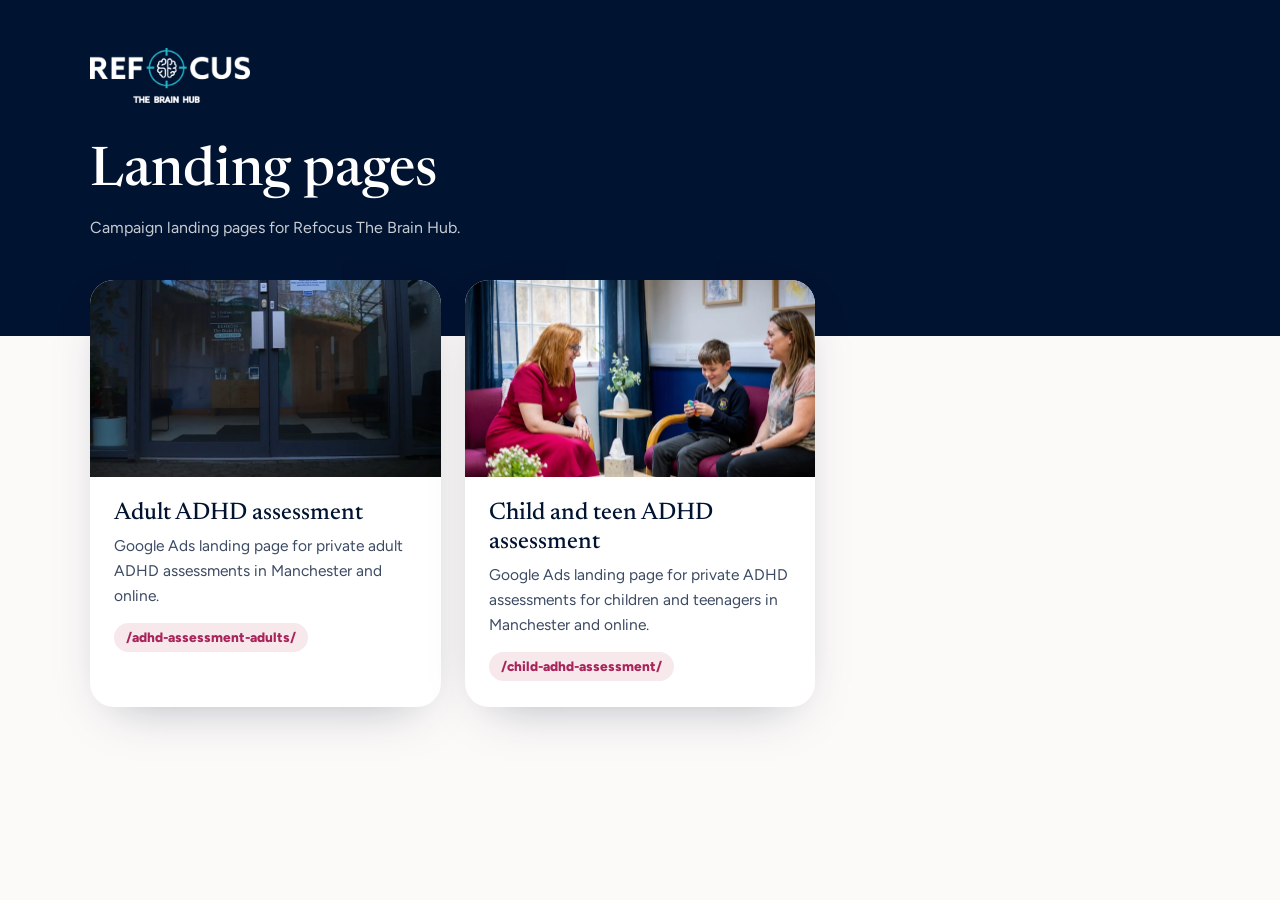
<file: index.html>
<!doctype html>
<html lang="en-GB">
<head>
<script async src="https://www.googletagmanager.com/gtm.js?id=GTM-PMHDMPR2"></script>
<script>
  window.dataLayer = window.dataLayer || [];
  function gtag(){dataLayer.push(arguments);}
  gtag('js', new Date());
</script>
<!-- GTM injects the main site's Silktide cookie banner; it is switched off on these pages -->
<style>#silktide-wrapper, #silktide-cookie-icon { display: none !important; }</style>
  <meta charset="utf-8">
  <meta name="viewport" content="width=device-width, initial-scale=1">
  <meta name="robots" content="noindex, nofollow">
  <title>Landing Pages | Refocus The Brain Hub</title>
  <link rel="icon" href="adhd-assessment-adults/favicon.png" type="image/png">
  <link rel="preconnect" href="https://fonts.googleapis.com">
  <link rel="preconnect" href="https://fonts.gstatic.com" crossorigin>
  <link href="https://fonts.googleapis.com/css2?family=Figtree:wght@400;600;800&family=Newsreader:opsz,wght@6..72,500&display=swap" rel="stylesheet">
  <style>
    :root { --navy: #001331; --raspberry: #a8245a; --blush: #f7e8ec; --porcelain: #fcfaf9; --ink-soft: #3c4a63; }
    * { box-sizing: border-box; }
    body { margin: 0; font-family: "Figtree", system-ui, sans-serif; color: var(--navy); background: var(--porcelain); line-height: 1.6; }
    header { background: var(--navy); color: #fff; padding: 48px 0 96px; }
    .wrap { width: min(100% - 32px, 1100px); margin-inline: auto; }
    header img { width: 160px; height: auto; display: block; margin-bottom: 40px; }
    h1 { font-family: "Newsreader", Georgia, serif; font-weight: 500; font-size: clamp(2.2rem, 5vw, 3.4rem); line-height: 1.1; margin: 0 0 12px; }
    header p { margin: 0; color: rgba(255, 255, 255, 0.78); max-width: 60ch; }
    main { margin-top: -56px; padding-bottom: 80px; }
    .pages { list-style: none; padding: 0; margin: 0; display: grid; grid-template-columns: repeat(auto-fill, minmax(300px, 1fr)); gap: 24px; }
    .page { background: #fff; border-radius: 24px; overflow: hidden; box-shadow: 0 18px 50px -24px rgba(0, 19, 49, 0.35); transition: transform 0.25s ease, box-shadow 0.25s ease; }
    .page:hover { transform: translateY(-4px); box-shadow: 0 30px 70px -30px rgba(0, 19, 49, 0.5); }
    .page a { display: block; color: inherit; text-decoration: none; }
    .page a:focus-visible { outline: 3px solid #22b5c9; outline-offset: -3px; border-radius: 24px; }
    .page img { width: 100%; height: auto; aspect-ratio: 16 / 9; object-fit: cover; object-position: 70% center; display: block; }
    .page .body { padding: 22px 24px 26px; }
    .page h2 { font-family: "Newsreader", Georgia, serif; font-weight: 500; font-size: 1.5rem; line-height: 1.2; margin: 0 0 6px; }
    .page p { margin: 0 0 14px; color: var(--ink-soft); font-size: 0.97rem; }
    .page .slug { display: inline-block; background: var(--blush); color: var(--raspberry); font-weight: 800; font-size: 0.85rem; padding: 4px 12px; border-radius: 999px; }
  </style>
</head>
<body>
  <header>
    <div class="wrap">
      <img src="adhd-assessment-adults/img/logo-white.webp" alt="Refocus The Brain Hub" width="400" height="137">
      <h1>Landing pages</h1>
      <p>Campaign landing pages for Refocus The Brain Hub.</p>
    </div>
  </header>
  <main class="wrap">
    <!-- Add each new landing page as another <li class="page"> below. -->
    <ul class="pages">
      <li class="page">
        <a href="/adhd-assessment-adults/">
          <img src="adhd-assessment-adults/video/hero-poster.webp" alt="" width="1920" height="1080">
          <div class="body">
            <h2>Adult ADHD assessment</h2>
            <p>Google Ads landing page for private adult ADHD assessments in Manchester and online.</p>
            <span class="slug">/adhd-assessment-adults/</span>
          </div>
        </a>
      </li>
      <li class="page">
        <a href="/child-adhd-assessment/">
          <img src="child-adhd-assessment/img/child-consult.webp" alt="" width="1400" height="939">
          <div class="body">
            <h2>Child and teen ADHD assessment</h2>
            <p>Google Ads landing page for private ADHD assessments for children and teenagers in Manchester and online.</p>
            <span class="slug">/child-adhd-assessment/</span>
          </div>
        </a>
      </li>
    </ul>
  </main>
</body>
</html>
</file>
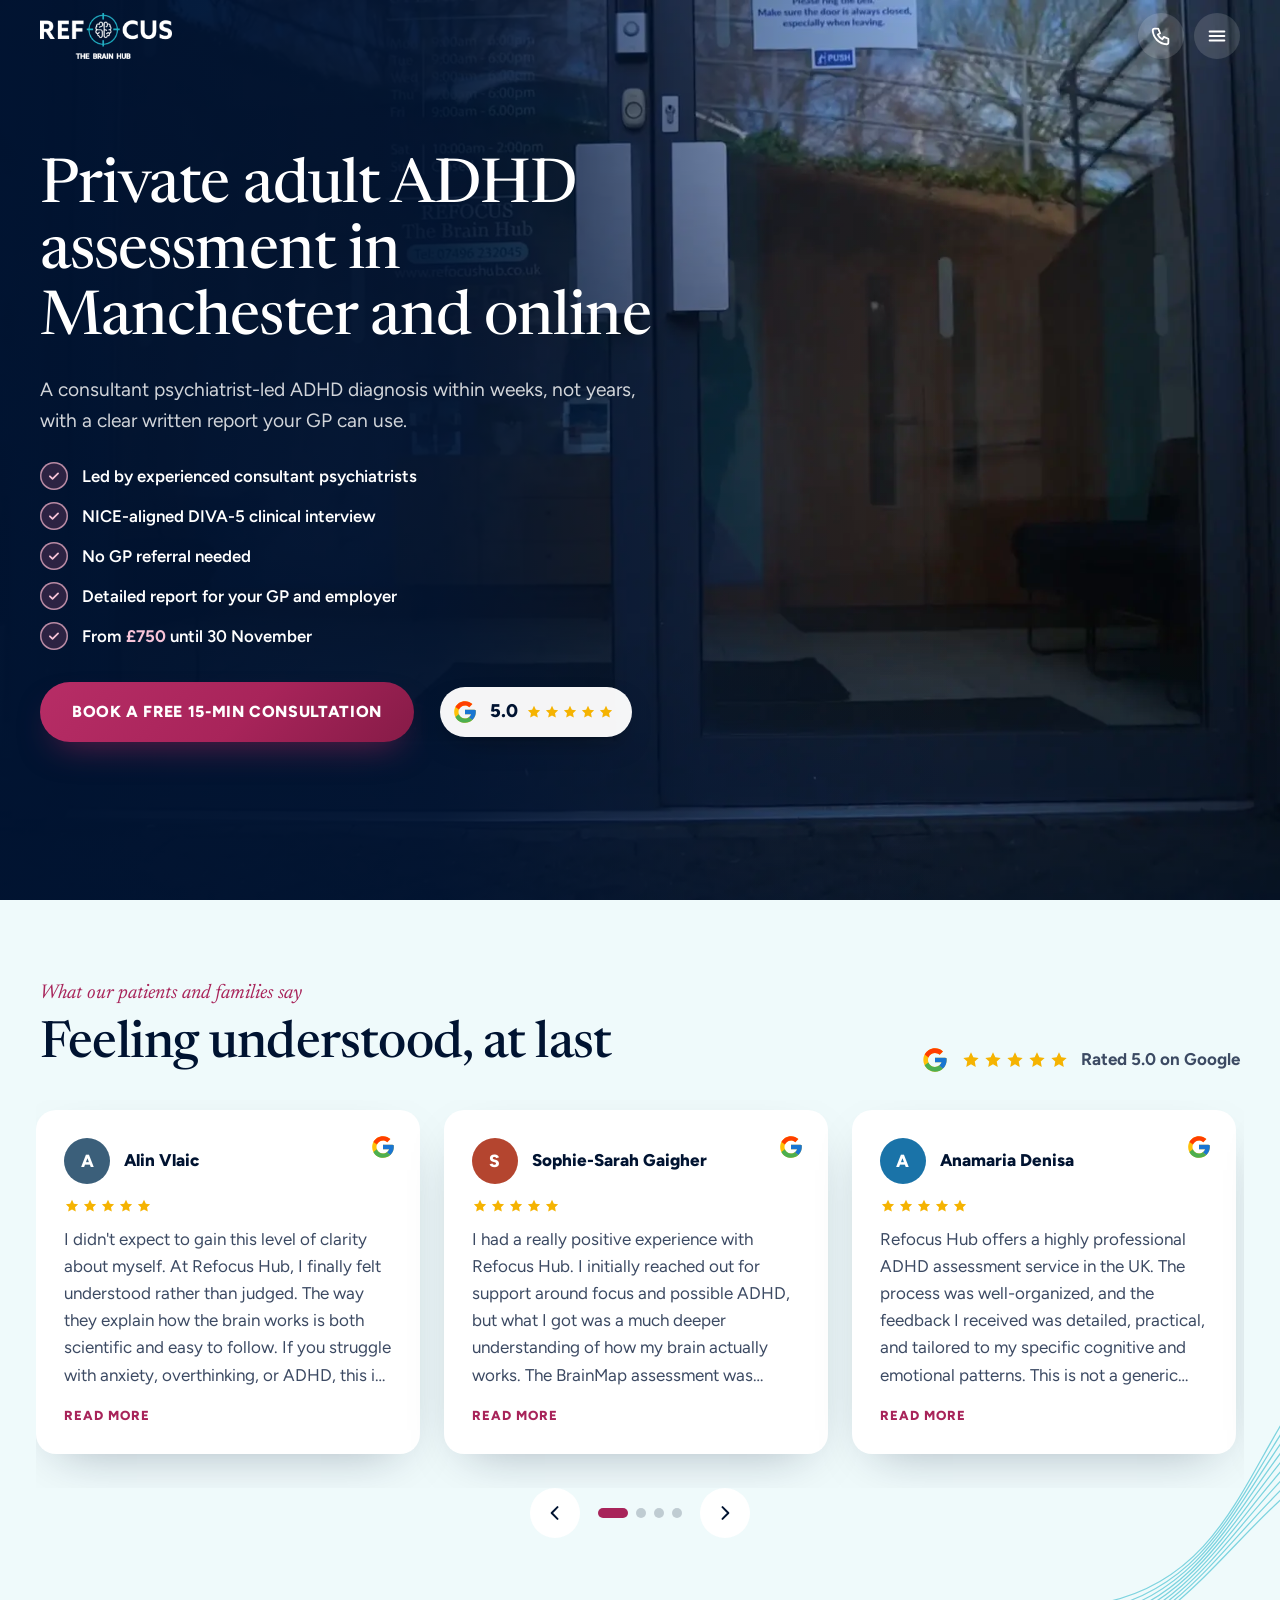
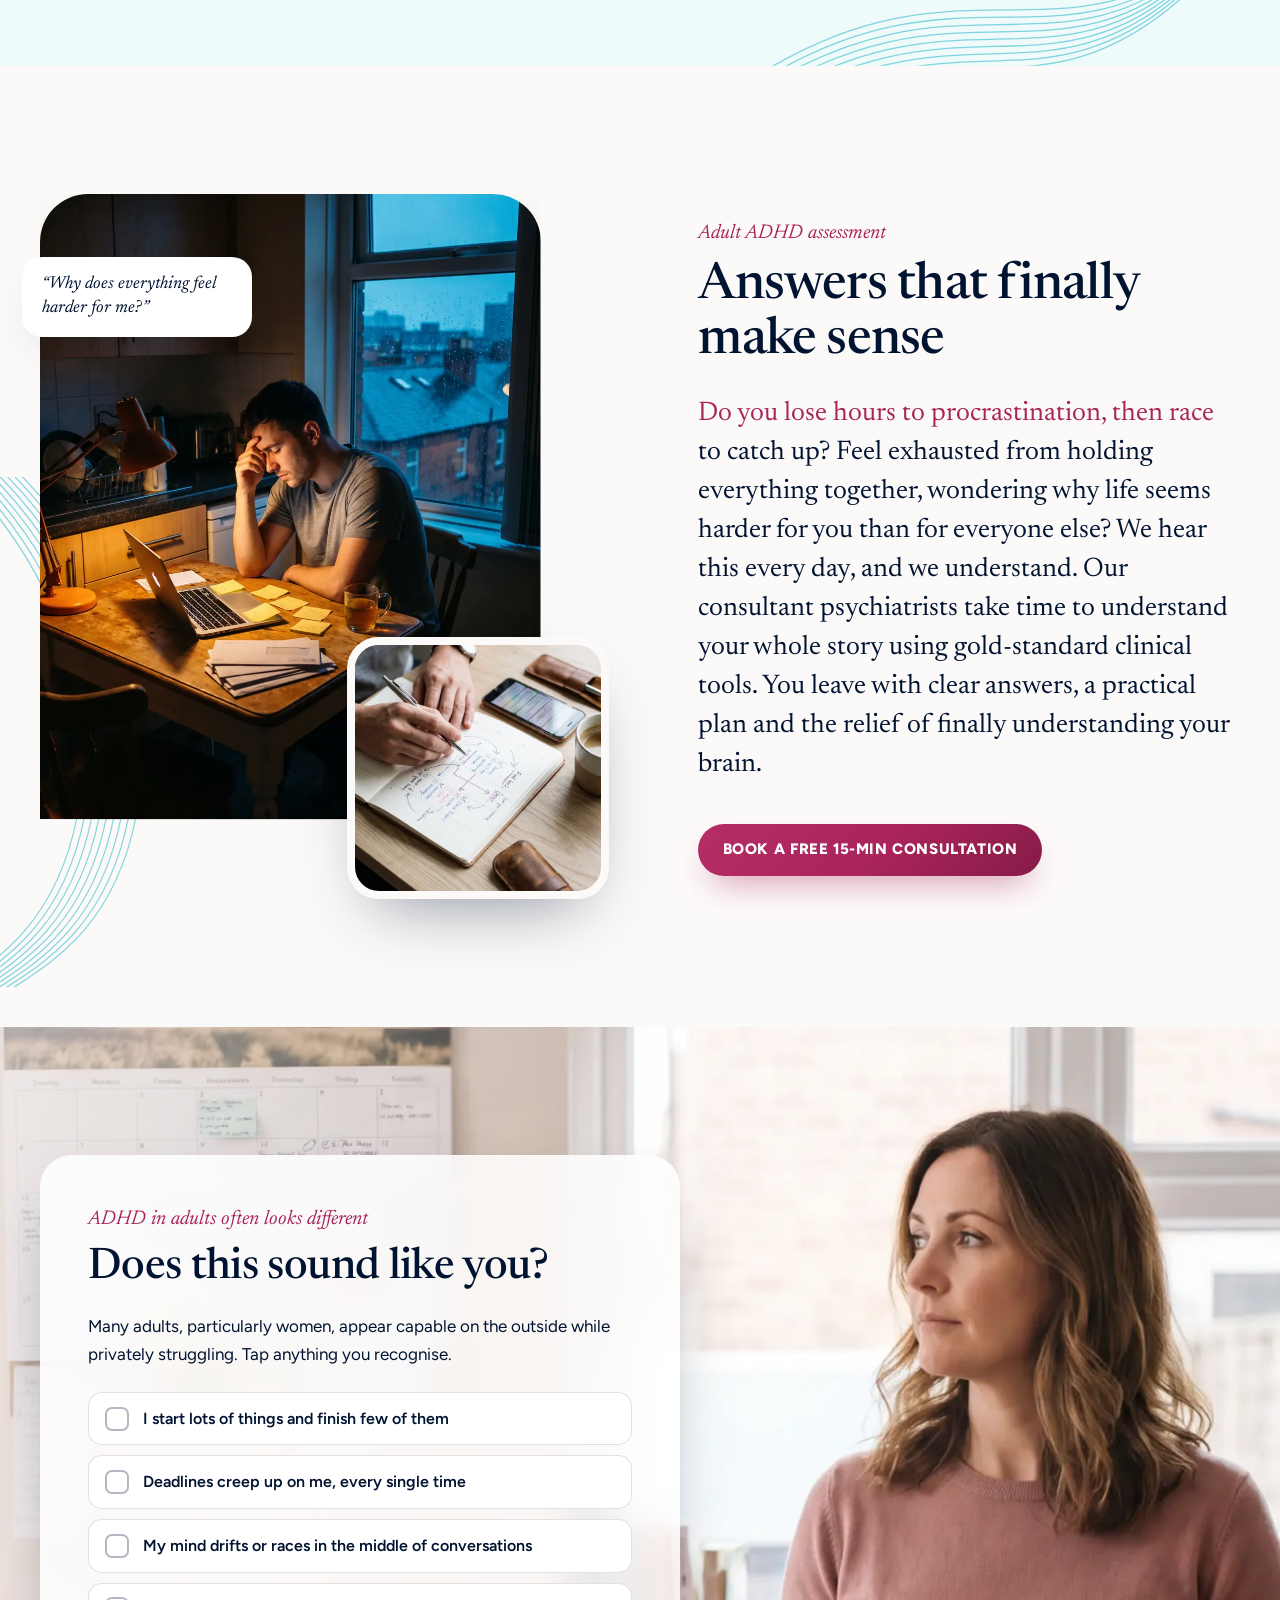
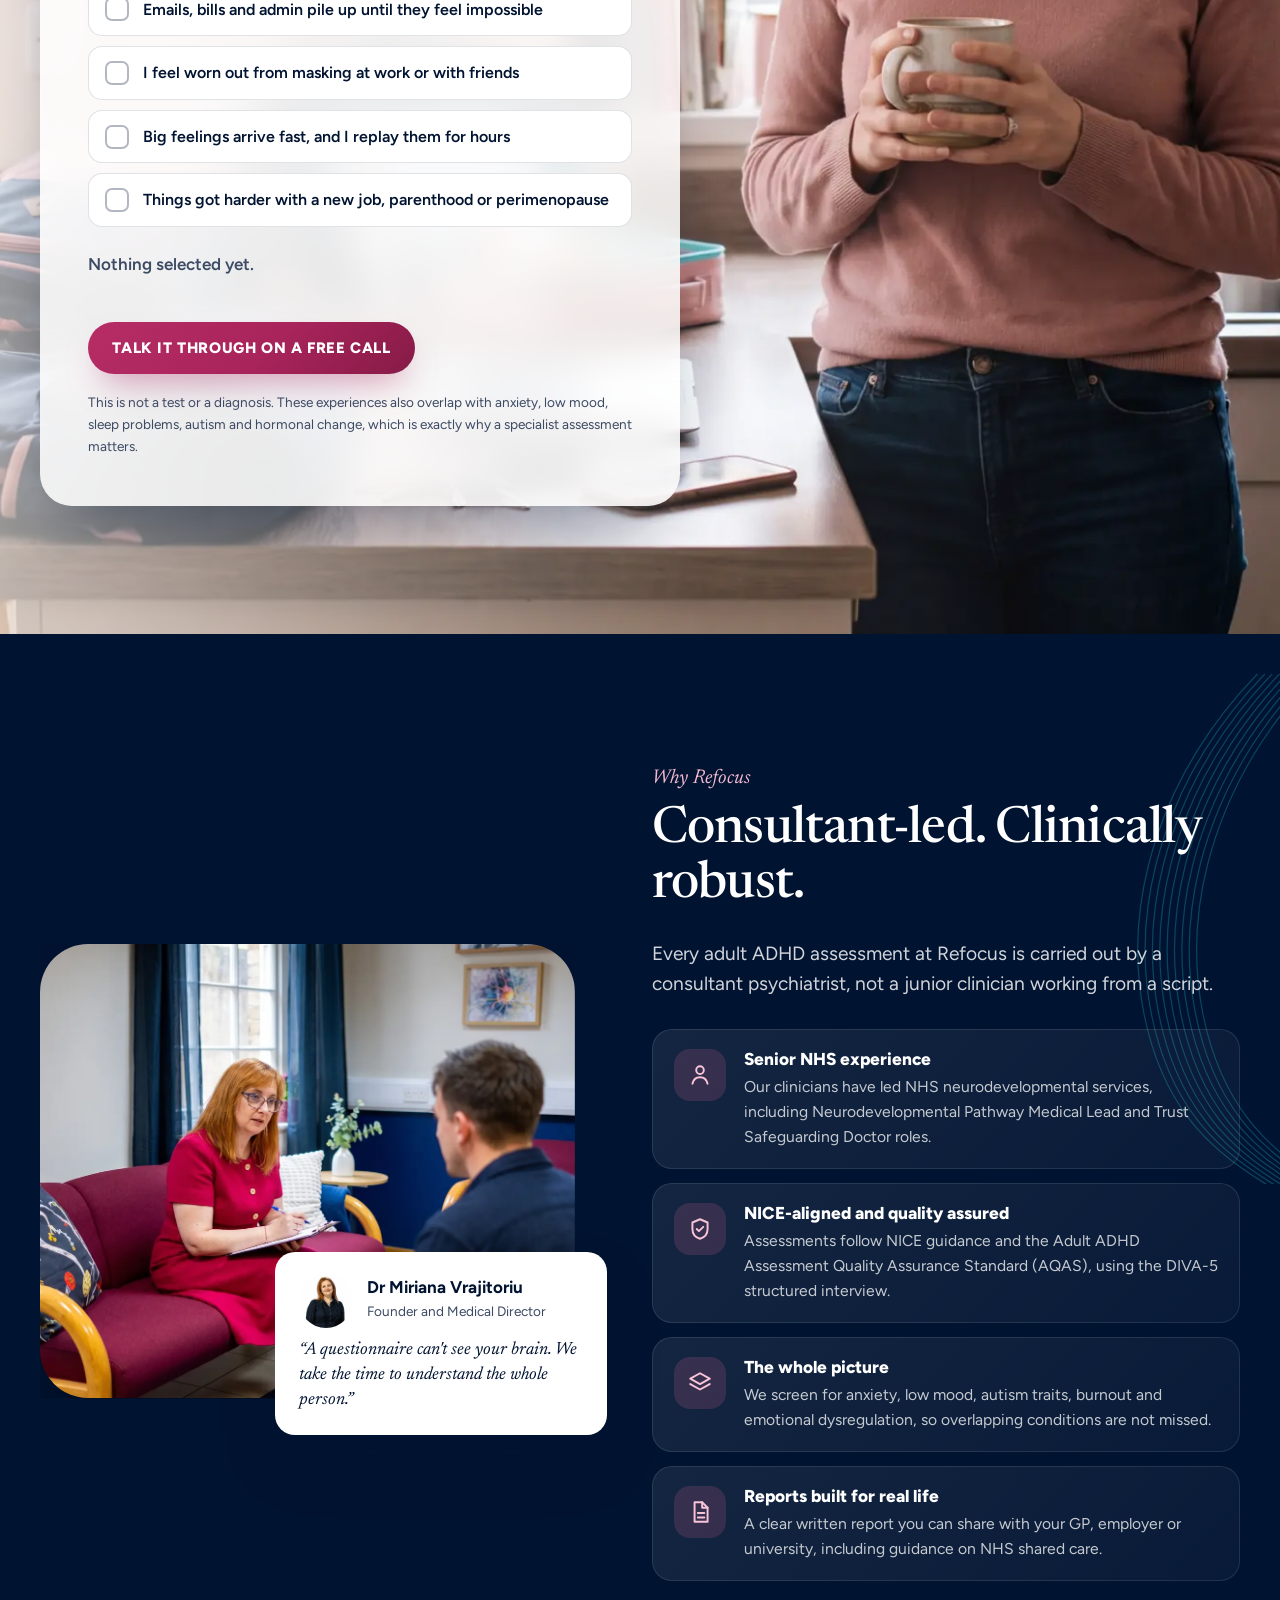
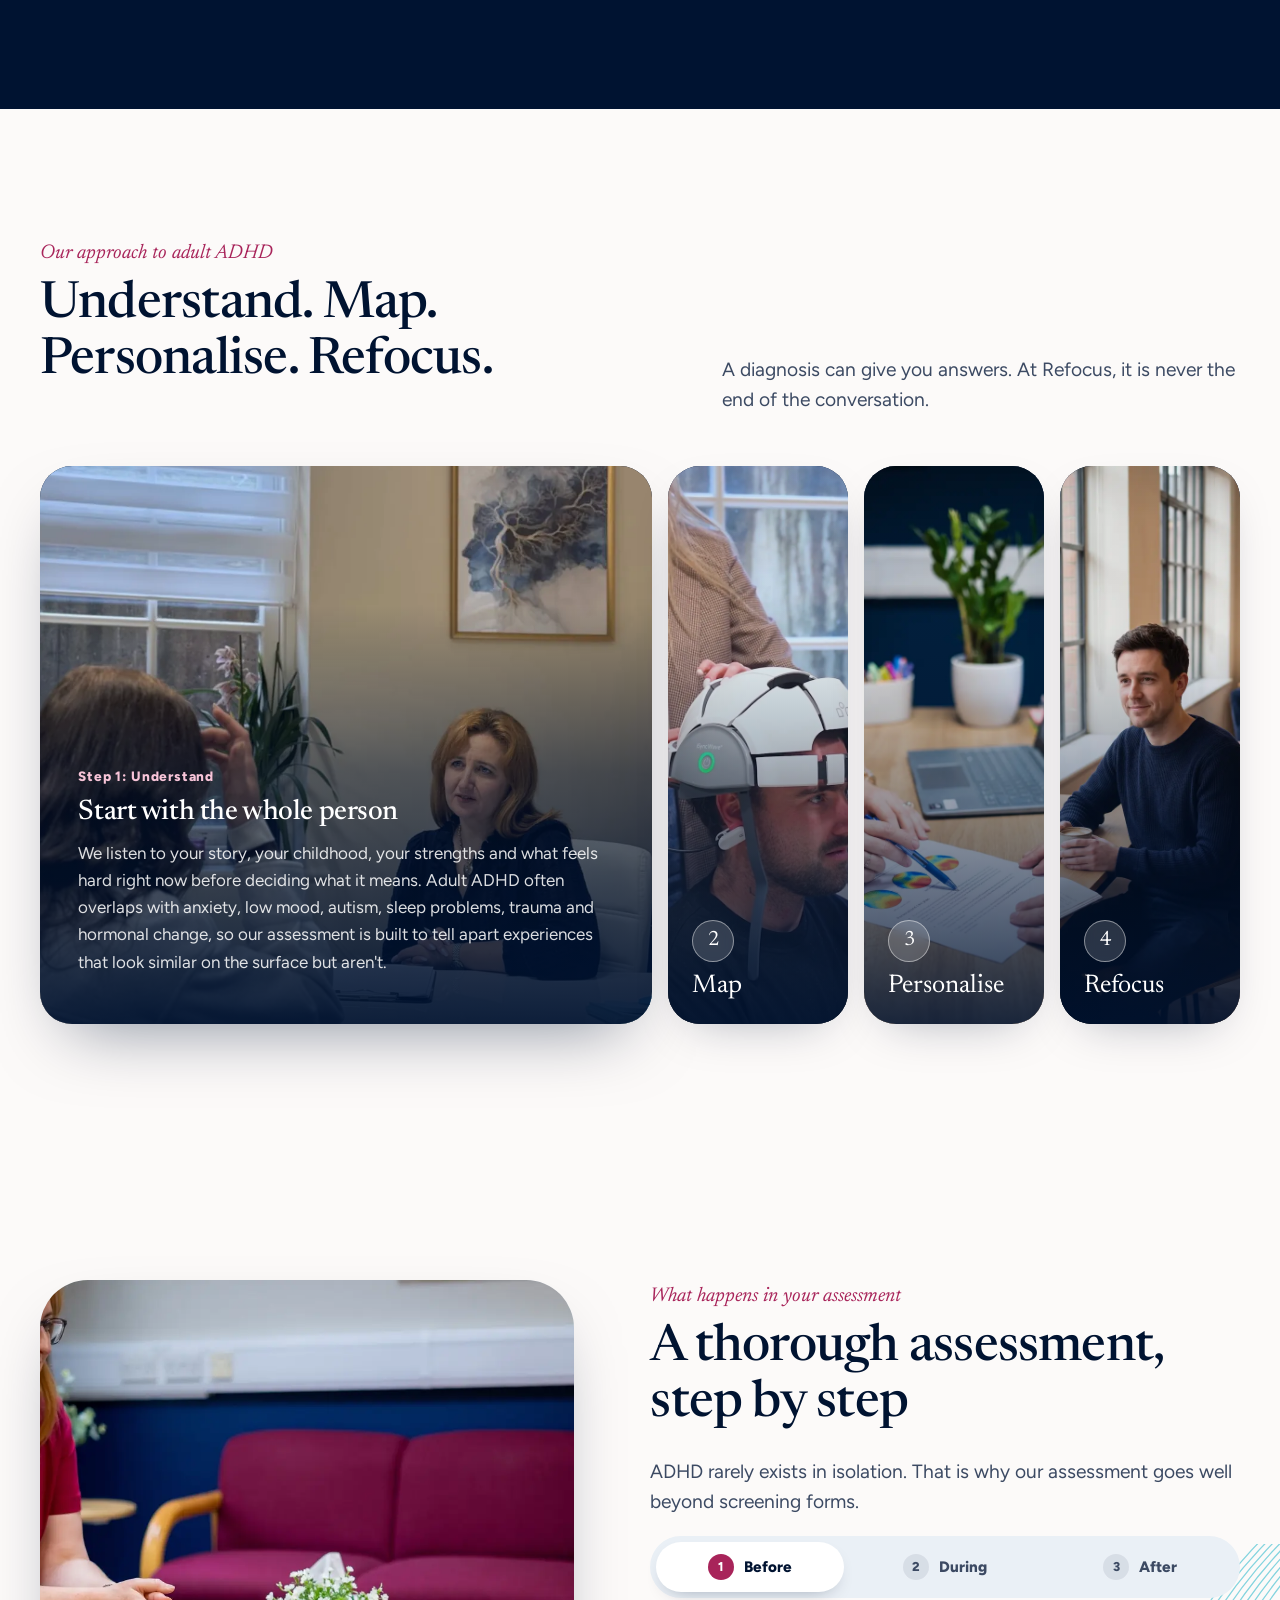
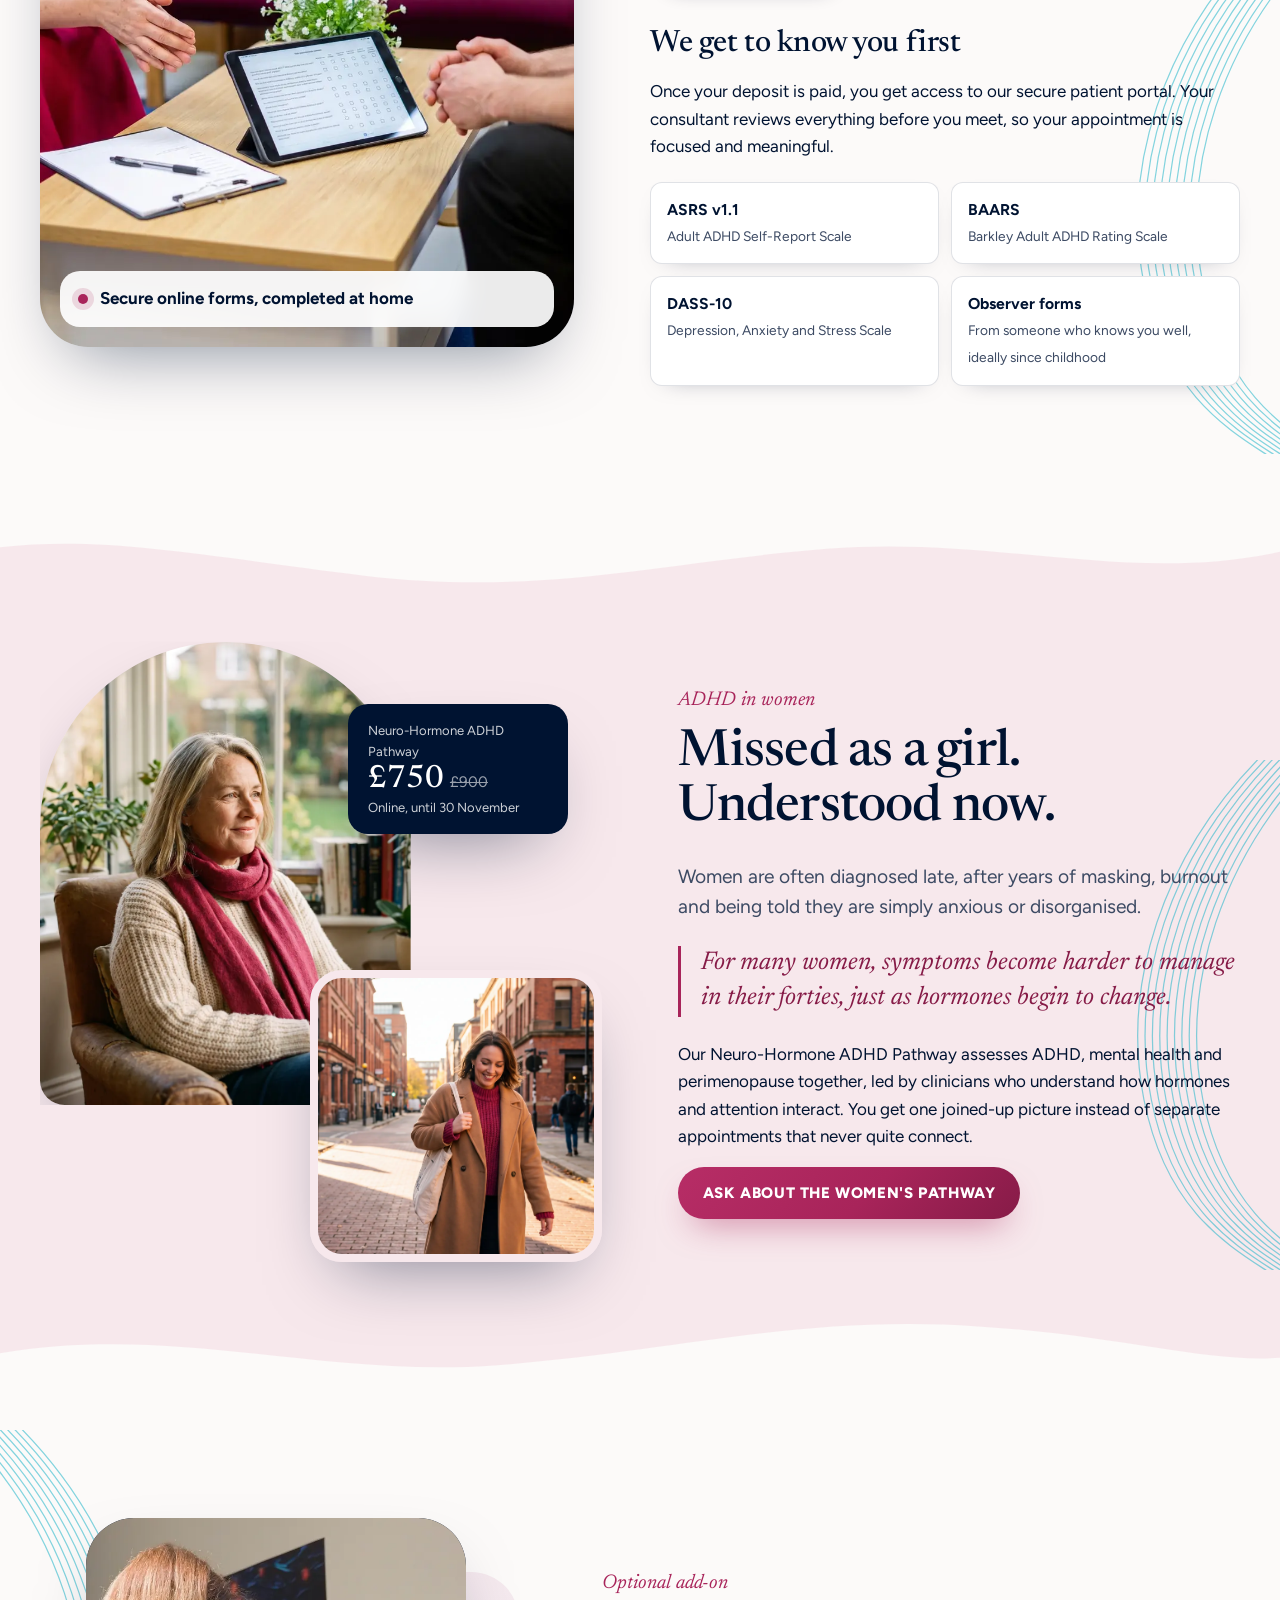
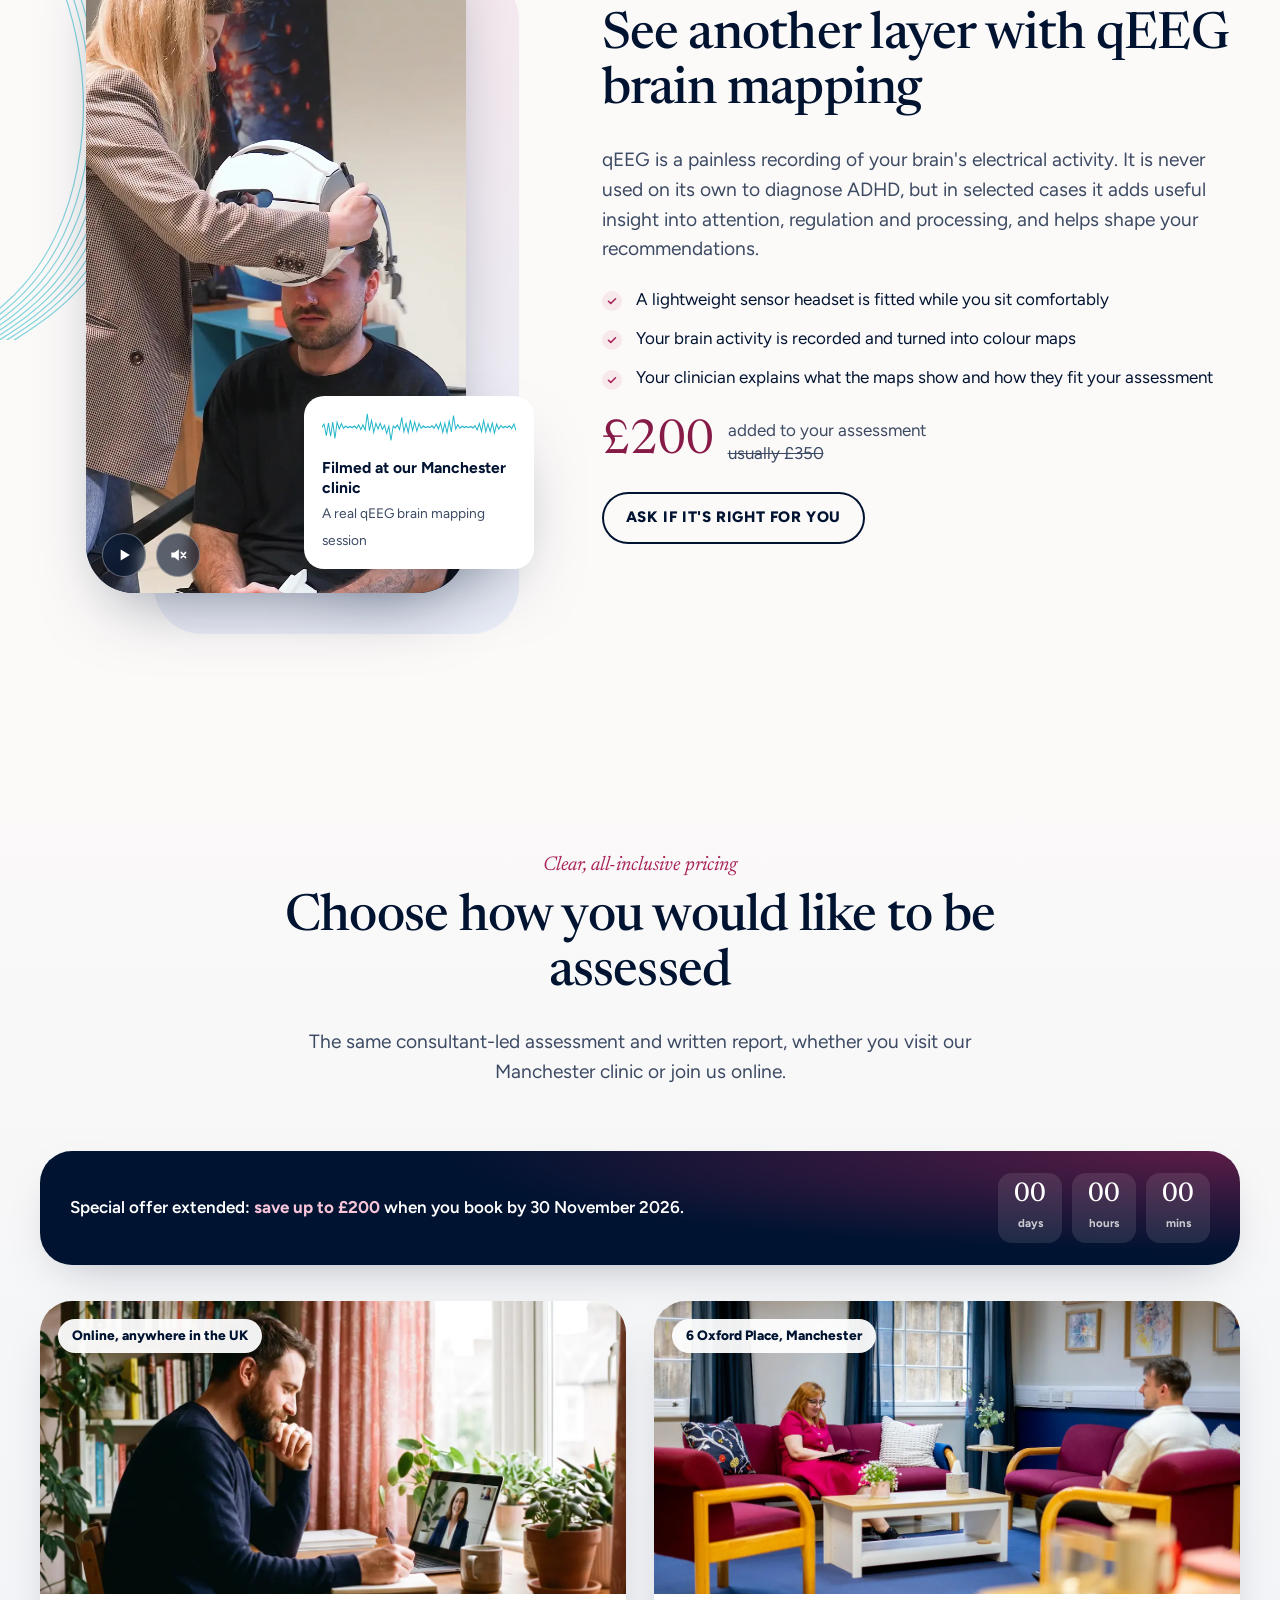
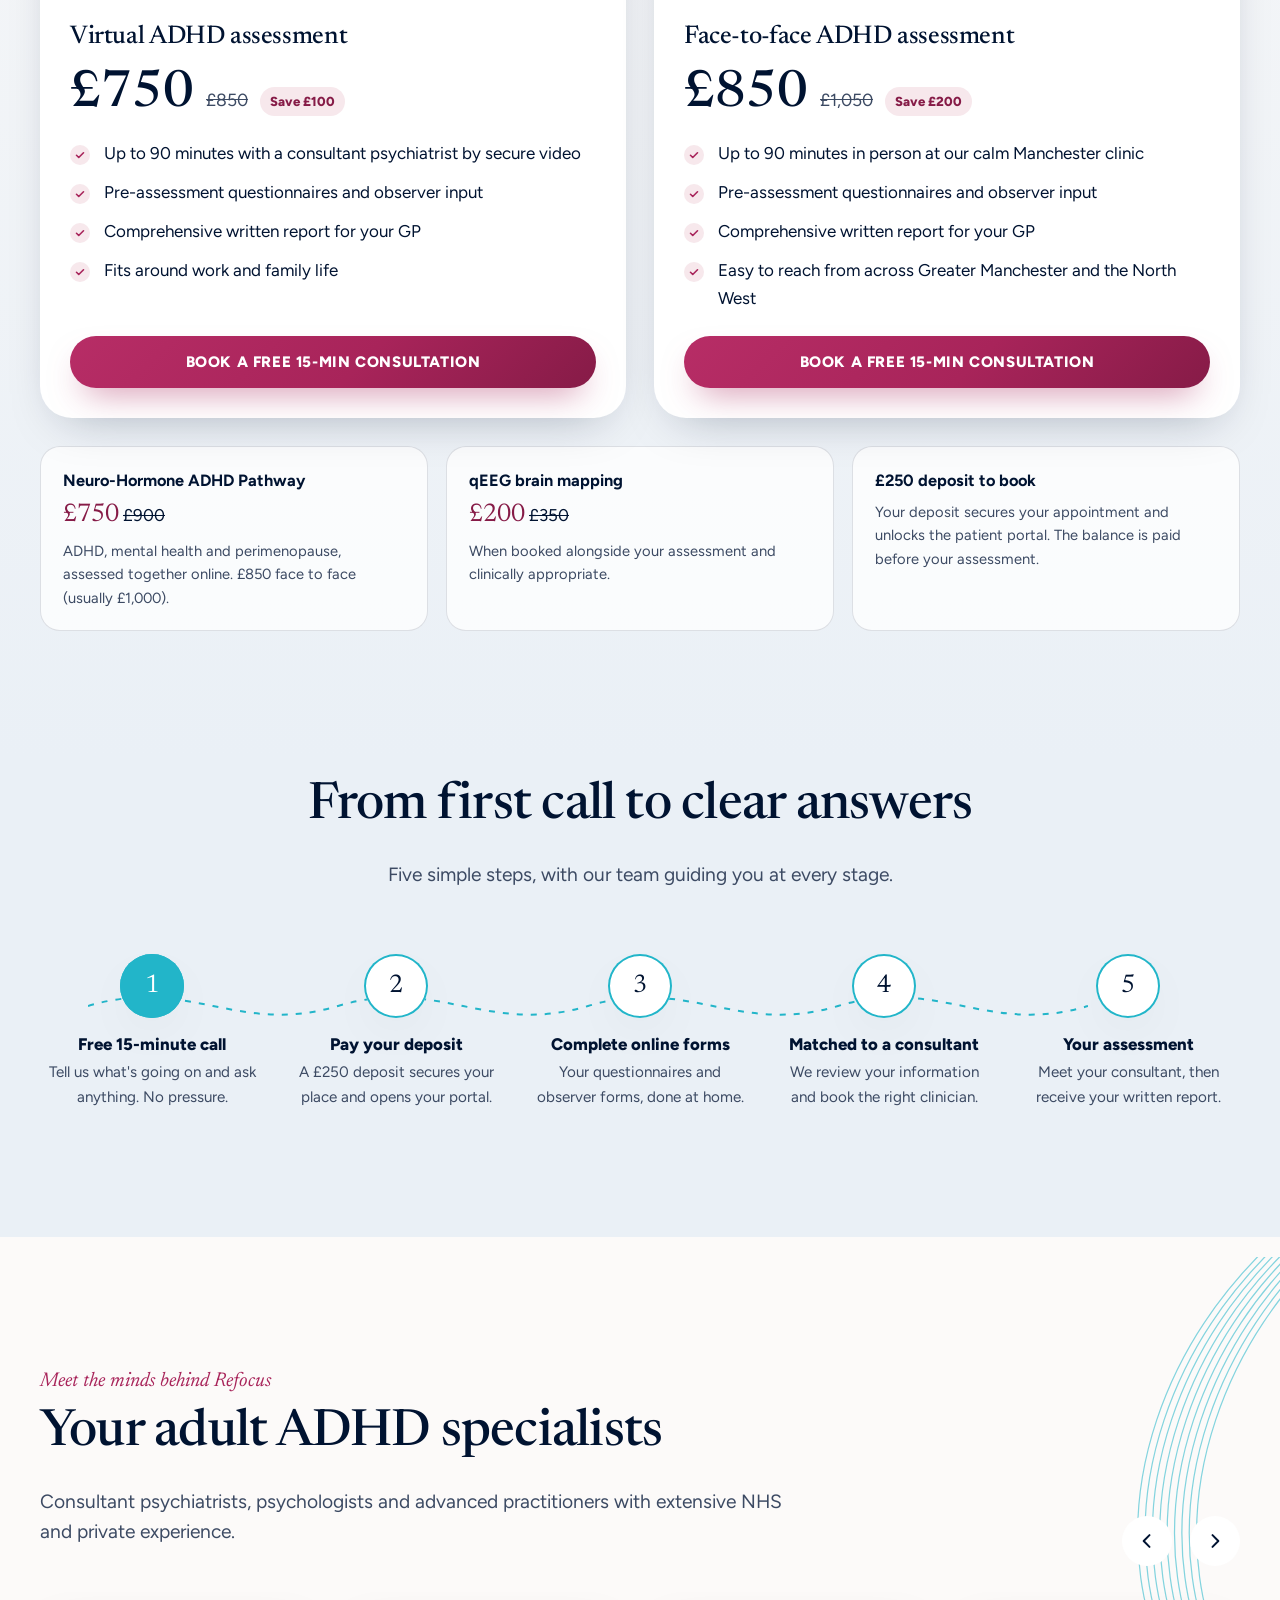
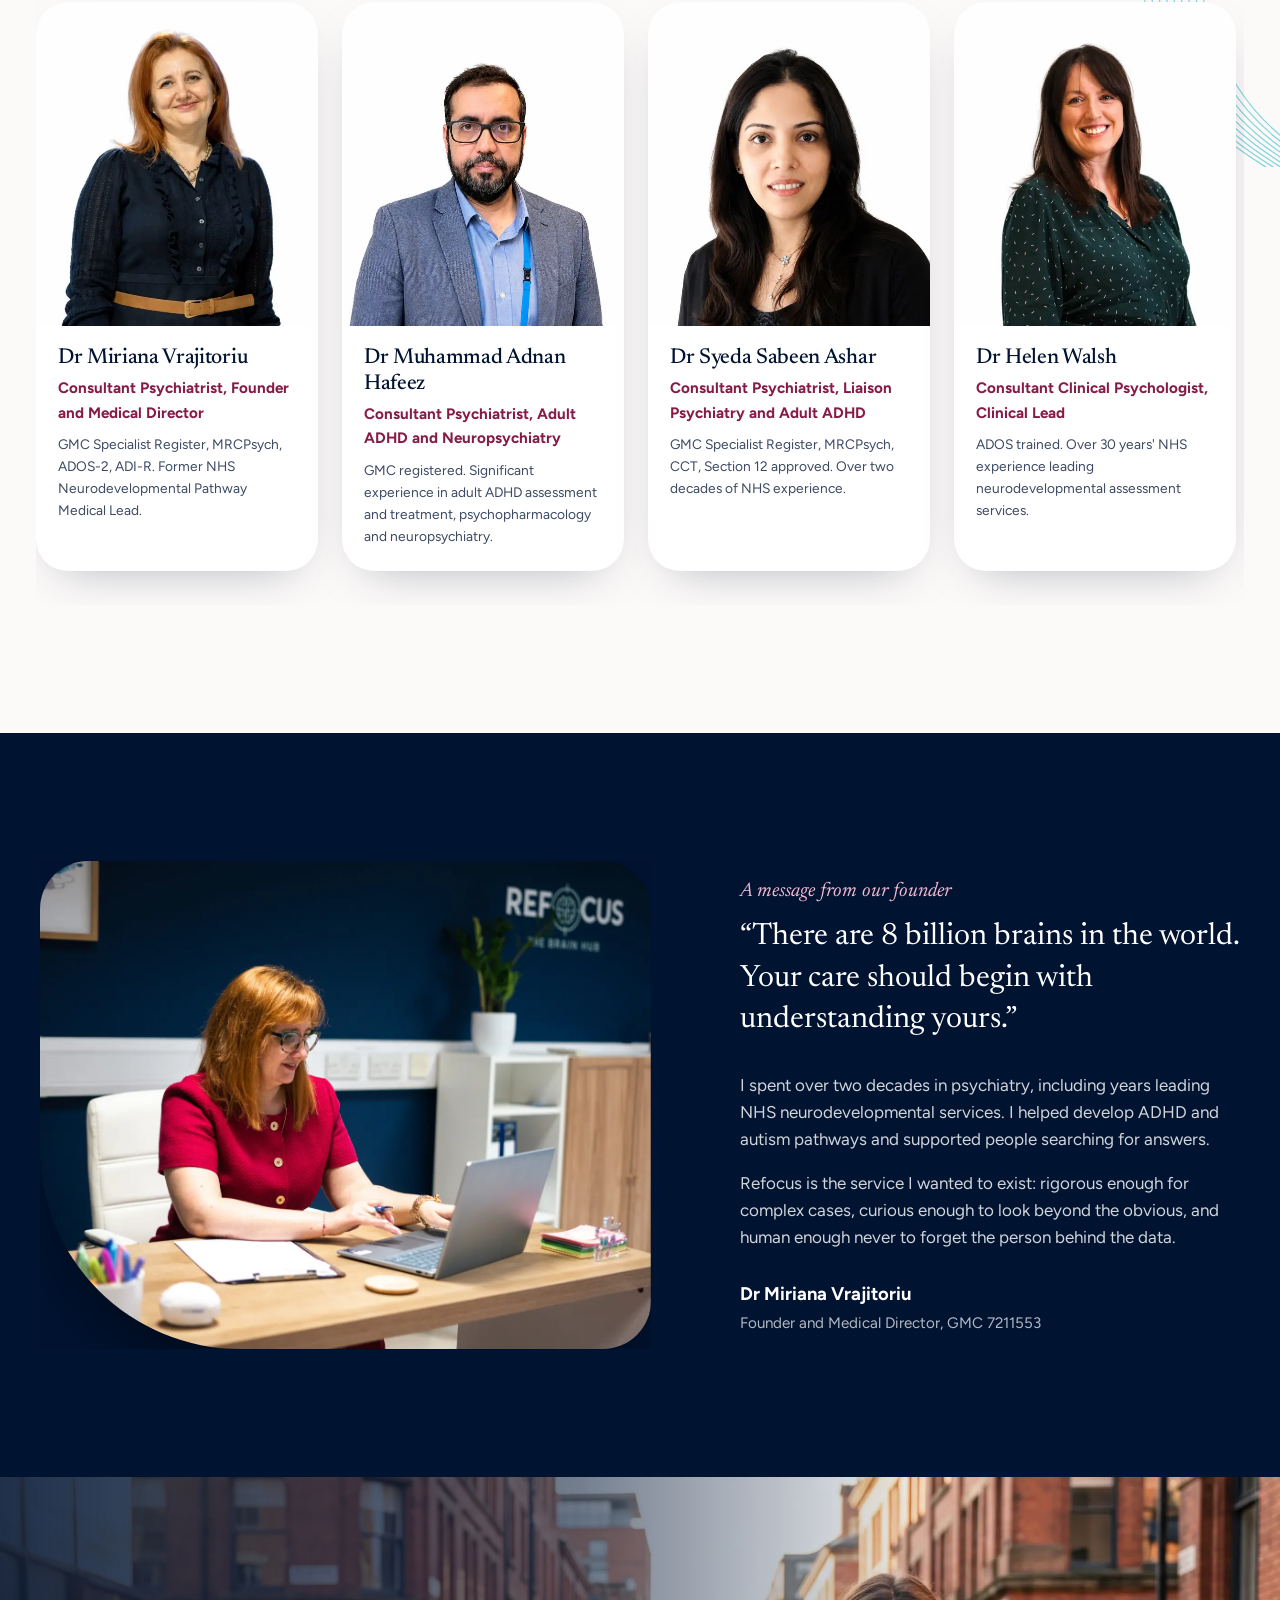
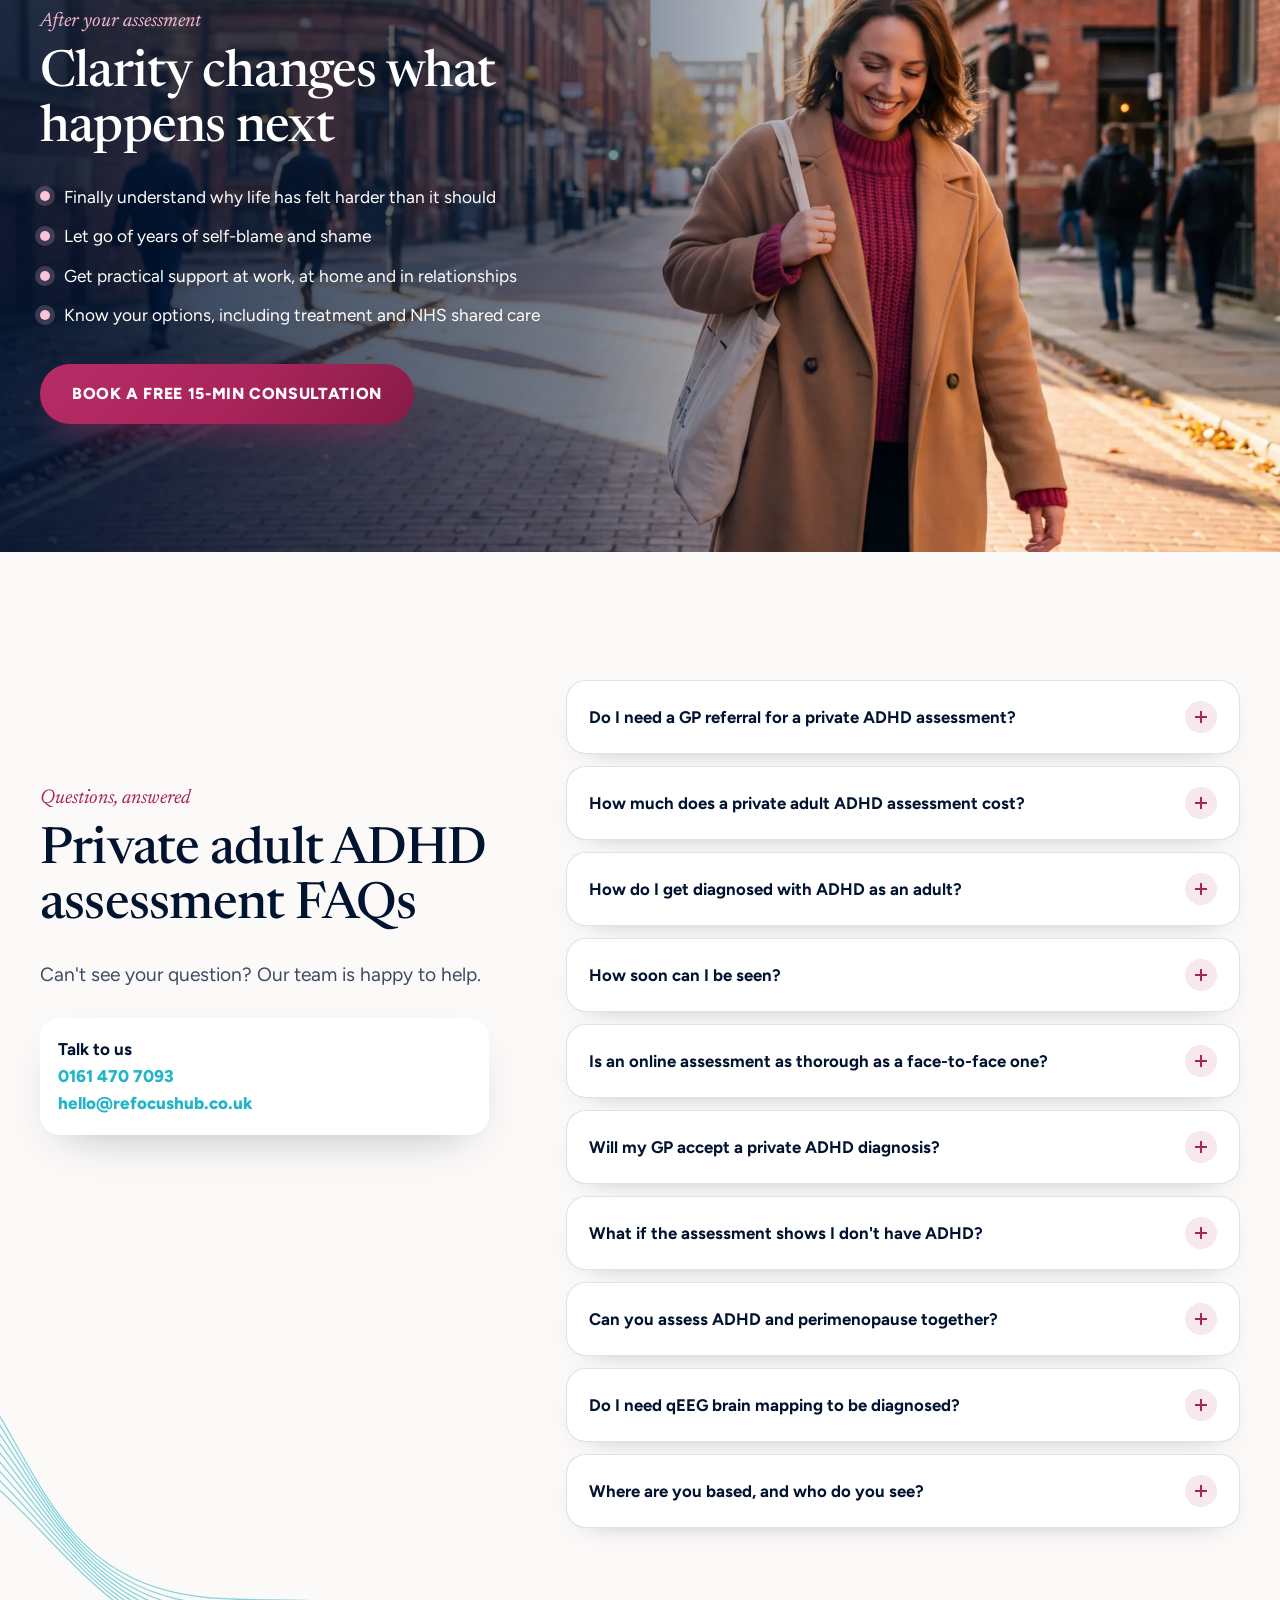
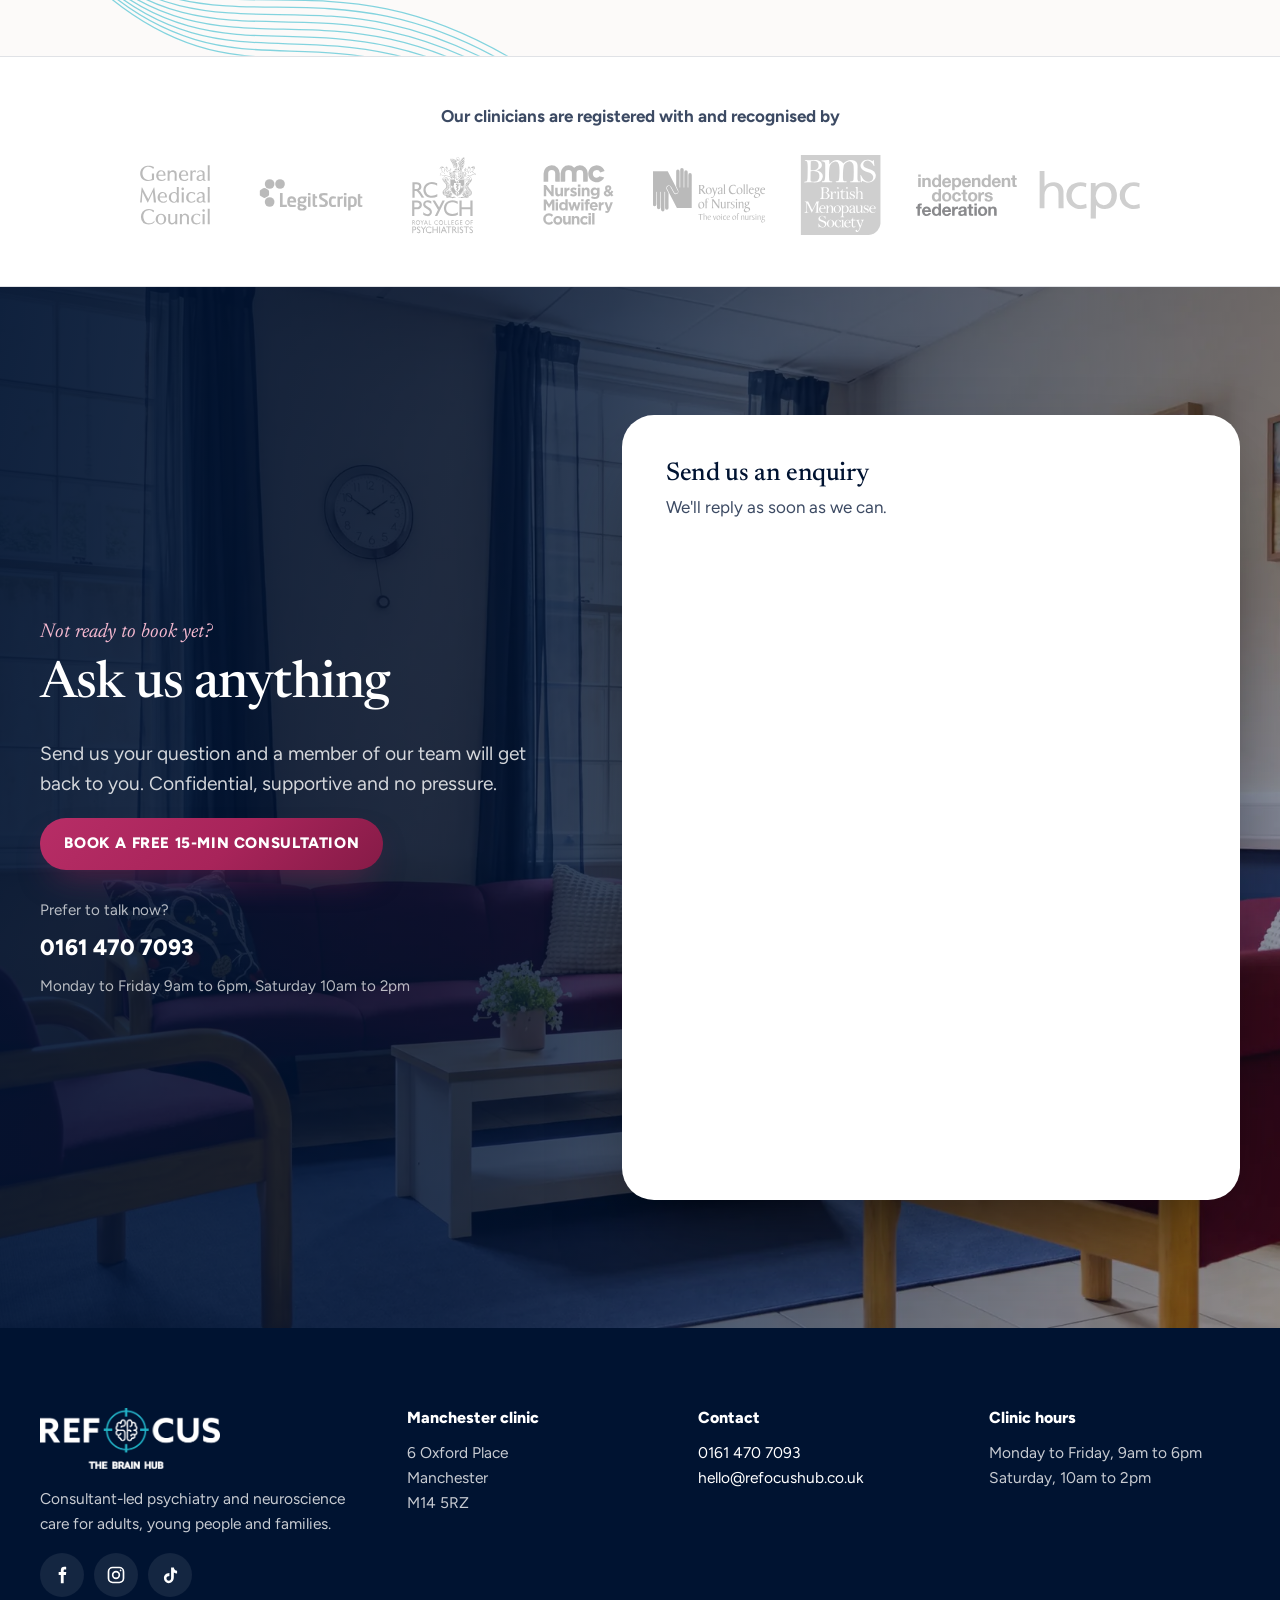
<file: adhd-assessment-adults/index.html>
<!doctype html>
<html lang="en-GB">
<head>
<script async src="https://www.googletagmanager.com/gtm.js?id=GTM-PMHDMPR2"></script>
<script>
  window.dataLayer = window.dataLayer || [];
  function gtag(){dataLayer.push(arguments);}
  gtag('js', new Date());
</script>
<!-- GTM injects the main site's Silktide cookie banner; it is switched off on these pages -->
<style>#silktide-wrapper, #silktide-cookie-icon { display: none !important; }</style>
  <meta charset="utf-8">
  <meta name="viewport" content="width=device-width, initial-scale=1">
  <meta name="robots" content="noindex, nofollow">
  <title>Private Adult ADHD Assessment Manchester &amp; Online | Refocus The Brain Hub</title>
  <meta name="description" content="Consultant psychiatrist-led adult ADHD assessment in Manchester or online. NICE-aligned DIVA-5 assessment, written report for your GP, no referral needed. Book a free 15-minute consultation.">
  <meta name="theme-color" content="#001331">
  <link rel="icon" href="favicon.png" type="image/png">
  <link rel="preconnect" href="https://fonts.googleapis.com">
  <link rel="preconnect" href="https://fonts.gstatic.com" crossorigin>
  <link href="https://fonts.googleapis.com/css2?family=Figtree:wght@400;500;600;700;800&family=Newsreader:ital,opsz,wght@0,6..72,400;0,6..72,450;0,6..72,500;1,6..72,400;1,6..72,500&display=swap" rel="stylesheet">
  <link rel="preload" as="image" href="video/hero-poster.webp">
  <link rel="stylesheet" href="styles.css">
  <script>document.documentElement.classList.add('js');</script>
</head>
<body>
  <a class="skip-link" href="#main">Skip to content</a>

  <!-- Shared SVG symbols -->
  <svg width="0" height="0" style="position:absolute" aria-hidden="true">
    <symbol id="i-check" viewBox="0 0 24 24"><path d="M5 12.5l4.5 4.5L19 7.5" fill="none" stroke="currentColor" stroke-width="3" stroke-linecap="round" stroke-linejoin="round"/></symbol>
    <symbol id="i-star" viewBox="0 0 24 24"><path fill="currentColor" d="M12 2.8l2.8 5.9 6.4.8-4.7 4.4 1.2 6.4L12 17.2l-5.7 3.1 1.2-6.4-4.7-4.4 6.4-.8z"/></symbol>
    <symbol id="i-phone" viewBox="0 0 24 24"><path fill="none" stroke="currentColor" stroke-width="2" stroke-linecap="round" stroke-linejoin="round" d="M5 4h4l2 5-2.5 1.5a11 11 0 0 0 5 5L15 13l5 2v4a2 2 0 0 1-2 2A16 16 0 0 1 3 6a2 2 0 0 1 2-2"/></symbol>
    <symbol id="i-menu" viewBox="0 0 24 24"><path fill="none" stroke="currentColor" stroke-width="2.2" stroke-linecap="round" d="M4 7h16M4 12h16M4 17h16"/></symbol>
    <symbol id="i-close" viewBox="0 0 24 24"><path fill="none" stroke="currentColor" stroke-width="2.2" stroke-linecap="round" d="M6 6l12 12M18 6L6 18"/></symbol>
    <symbol id="i-left" viewBox="0 0 24 24"><path fill="none" stroke="currentColor" stroke-width="2.4" stroke-linecap="round" stroke-linejoin="round" d="M15 5l-7 7 7 7"/></symbol>
    <symbol id="i-right" viewBox="0 0 24 24"><path fill="none" stroke="currentColor" stroke-width="2.4" stroke-linecap="round" stroke-linejoin="round" d="M9 5l7 7-7 7"/></symbol>
    <symbol id="i-up" viewBox="0 0 24 24"><path fill="none" stroke="currentColor" stroke-width="2.4" stroke-linecap="round" stroke-linejoin="round" d="M5 15l7-7 7 7"/></symbol>
    <symbol id="i-google" viewBox="0 0 48 48"><path fill="#FFC107" d="M43.6 20.5H42V20H24v8h11.3C33.7 32.7 29.2 36 24 36c-6.6 0-12-5.4-12-12s5.4-12 12-12c3.1 0 5.8 1.2 7.9 3.1l5.7-5.7C34 6.1 29.3 4 24 4 12.9 4 4 12.9 4 24s8.9 20 20 20 20-8.9 20-20c0-1.3-.1-2.4-.4-3.5z"/><path fill="#FF3D00" d="M6.3 14.7l6.6 4.8C14.7 15.1 19 12 24 12c3.1 0 5.8 1.2 7.9 3.1l5.7-5.7C34 6.1 29.3 4 24 4 16.3 4 9.7 8.3 6.3 14.7z"/><path fill="#4CAF50" d="M24 44c5.2 0 9.9-2 13.4-5.2l-6.2-5.2C29.2 35.1 26.7 36 24 36c-5.2 0-9.6-3.3-11.3-7.9l-6.5 5C9.5 39.6 16.2 44 24 44z"/><path fill="#1976D2" d="M43.6 20.5H42V20H24v8h11.3c-.8 2.2-2.2 4.2-4.1 5.6l6.2 5.2C37 39.2 44 34 44 24c0-1.3-.1-2.4-.4-3.5z"/></symbol>
    <symbol id="i-person" viewBox="0 0 24 24"><g fill="none" stroke="currentColor" stroke-width="1.8" stroke-linecap="round" stroke-linejoin="round"><circle cx="12" cy="7.5" r="3.5"/><path d="M5 20c.8-3.6 3.6-6 7-6s6.2 2.4 7 6"/></g></symbol>
    <symbol id="i-shield" viewBox="0 0 24 24"><g fill="none" stroke="currentColor" stroke-width="1.8" stroke-linecap="round" stroke-linejoin="round"><path d="M12 3l7 3v6c0 4.5-3 7.8-7 9-4-1.2-7-4.5-7-9V6z"/><path d="M9 12l2 2 4-4"/></g></symbol>
    <symbol id="i-layers" viewBox="0 0 24 24"><g fill="none" stroke="currentColor" stroke-width="1.8" stroke-linecap="round" stroke-linejoin="round"><path d="M12 3l9 5-9 5-9-5z"/><path d="M3 13l9 5 9-5"/></g></symbol>
    <symbol id="i-doc" viewBox="0 0 24 24"><g fill="none" stroke="currentColor" stroke-width="1.8" stroke-linecap="round" stroke-linejoin="round"><path d="M7 3h7l5 5v13H7z"/><path d="M14 3v5h5M10 13h6M10 17h6"/></g></symbol>
  </svg>

  <!-- ===== Header ===== -->
  <header class="site-header" id="top">
    <div class="header-inner">
      <a class="brand" href="#top" aria-label="Refocus The Brain Hub, back to top">
        <img class="logo-light" src="img/logo-white.webp" alt="Refocus The Brain Hub" width="400" height="137">
        <img class="logo-dark" src="img/logo.webp" alt="Refocus The Brain Hub" width="400" height="137">
      </a>
      <a class="btn btn-primary btn-mini" href="#contact" data-book>Book a free call</a>

      <nav class="main-nav" id="main-nav" aria-label="Page sections">
        <ul>
          <li><a href="#reviews">Reviews</a></li>
          <li><a href="#assessment">Assessment</a></li>
          <li><a href="#women">Women's ADHD</a></li>
          <li><a href="#pricing">Prices</a></li>
          <li><a href="#team">Our team</a></li>
          <li><a href="#faq">FAQs</a></li>
          <li><a href="#contact">Contact</a></li>
        </ul>
      </nav>

      <div class="header-actions">
        <a class="header-phone" href="tel:+441614707093"><small>CALL US NOW</small><strong>0161 470 7093</strong></a>
        <a class="btn btn-primary" href="#contact" data-book><span class="label-long">Book a free 15-min consultation</span><span class="label-short">Book a free call</span></a>
        <a class="icon-btn" href="tel:+441614707093" aria-label="Call 0161 470 7093"><svg><use href="#i-phone"/></svg></a>
        <button class="icon-btn menu-toggle" type="button" aria-controls="main-nav" aria-expanded="false" aria-label="Open menu"><svg><use href="#i-menu"/></svg></button>
      </div>
    </div>
  </header>

  <main id="main">

    <!-- ===== Hero ===== -->
    <section class="hero on-dark" aria-labelledby="hero-title">
      <div class="hero-media">
        <video class="hero-video" muted loop playsinline preload="metadata" poster="video/hero-poster.webp" aria-hidden="true">
          <source src="video/hero-960.mp4" type="video/mp4" media="(max-width: 820px)">
          <source src="video/hero-1600.mp4" type="video/mp4">
        </video>
      </div>
      <div class="hero-inner">
        <div class="hero-copy">
          <h1 id="hero-title">Private adult ADHD assessment in Manchester and online</h1>
          <p class="hero-sub">A consultant psychiatrist-led ADHD diagnosis within weeks, not years, with a clear written report your GP can use.</p>
          <ul class="hero-points">
            <li><span class="tick"><svg><use href="#i-check"/></svg></span>Led by experienced consultant psychiatrists</li>
            <li><span class="tick"><svg><use href="#i-check"/></svg></span>NICE-aligned DIVA-5 clinical interview</li>
            <li><span class="tick"><svg><use href="#i-check"/></svg></span>No GP referral needed</li>
            <li><span class="tick"><svg><use href="#i-check"/></svg></span>Detailed report for your GP and employer</li>
            <li class="offer-point"><span class="tick"><svg><use href="#i-check"/></svg></span><span>From <strong>£750</strong> until 30 November</span></li>
          </ul>
          <div class="hero-cta">
            <a class="btn btn-primary btn-lg" href="#contact" data-book>Book a free 15-min consultation</a>
            <a class="google-badge" href="#reviews" aria-label="Rated 5.0 out of 5 on Google. Read our reviews">
              <svg class="g-logo" aria-hidden="true"><use href="#i-google"/></svg>
              <span>
                <span class="score">5.0</span>
                <span class="stars" aria-hidden="true"><svg><use href="#i-star"/></svg><svg><use href="#i-star"/></svg><svg><use href="#i-star"/></svg><svg><use href="#i-star"/></svg><svg><use href="#i-star"/></svg></span>
              </span>
            </a>
          </div>
        </div>
      </div>
    </section>

    <!-- ===== Reviews ===== -->
    <section class="section reviews" id="reviews" aria-labelledby="reviews-title">
      <img class="deco deco-waves" src="img/waves-corner.svg" alt="" width="900" height="420" style="width:520px;right:0;bottom:0;transform:scale(-1,-1)" loading="lazy">
      <div class="wrap">
        <div class="reviews-head">
          <div>
            <p class="kicker">What our patients and families say</p>
            <h2 id="reviews-title">Feeling understood, at last</h2>
          </div>
          <div class="rating-line">
            <svg class="g-logo" width="28" height="28" aria-hidden="true"><use href="#i-google"/></svg>
            <span class="stars" aria-hidden="true"><svg><use href="#i-star"/></svg><svg><use href="#i-star"/></svg><svg><use href="#i-star"/></svg><svg><use href="#i-star"/></svg><svg><use href="#i-star"/></svg></span>
            <span>Rated 5.0 on Google</span>
          </div>
        </div>

        <div class="carousel" data-carousel data-autoplay="6000" aria-roledescription="carousel" aria-label="Google reviews">
          <div class="carousel-track" tabindex="0">
            <article class="review-card">
              <svg class="g-logo" aria-label="Google review" role="img"><use href="#i-google"/></svg>
              <div class="review-meta"><span class="avatar" style="background:#3b5f7a">A</span><div><div class="review-name">Alin Vlaic</div></div></div>
              <span class="stars" aria-label="5 out of 5 stars"><svg><use href="#i-star"/></svg><svg><use href="#i-star"/></svg><svg><use href="#i-star"/></svg><svg><use href="#i-star"/></svg><svg><use href="#i-star"/></svg></span>
              <p class="review-text">I didn't expect to gain this level of clarity about myself. At Refocus Hub, I finally felt understood rather than judged. The way they explain how the brain works is both scientific and easy to follow. If you struggle with anxiety, overthinking, or ADHD, this is genuinely one of the most helpful services you can access in the UK.</p>
              <button class="read-more" type="button" hidden>Read more</button>
            </article>
            <article class="review-card">
              <svg class="g-logo" aria-label="Google review" role="img"><use href="#i-google"/></svg>
              <div class="review-meta"><span class="avatar" style="background:#b4452f">S</span><div><div class="review-name">Sophie-Sarah Gaigher</div></div></div>
              <span class="stars" aria-label="5 out of 5 stars"><svg><use href="#i-star"/></svg><svg><use href="#i-star"/></svg><svg><use href="#i-star"/></svg><svg><use href="#i-star"/></svg><svg><use href="#i-star"/></svg></span>
              <p class="review-text">I had a really positive experience with Refocus Hub. I initially reached out for support around focus and possible ADHD, but what I got was a much deeper understanding of how my brain actually works. The BrainMap assessment was particularly helpful, not overwhelming, just clear and well explained. It connected a lot of things for me, especially around stress and emotional responses. I would definitely recommend this service to anyone in the UK looking for a more in-depth psychological approach.</p>
              <button class="read-more" type="button" hidden>Read more</button>
            </article>
            <article class="review-card">
              <svg class="g-logo" aria-label="Google review" role="img"><use href="#i-google"/></svg>
              <div class="review-meta"><span class="avatar" style="background:#1a73a8">A</span><div><div class="review-name">Anamaria Denisa</div></div></div>
              <span class="stars" aria-label="5 out of 5 stars"><svg><use href="#i-star"/></svg><svg><use href="#i-star"/></svg><svg><use href="#i-star"/></svg><svg><use href="#i-star"/></svg><svg><use href="#i-star"/></svg></span>
              <p class="review-text">Refocus Hub offers a highly professional ADHD assessment service in the UK. The process was well-organized, and the feedback I received was detailed, practical, and tailored to my specific cognitive and emotional patterns. This is not a generic approach, it's personalised and evidence-based. Highly recommended.</p>
              <button class="read-more" type="button" hidden>Read more</button>
            </article>
            <article class="review-card">
              <svg class="g-logo" aria-label="Google review" role="img"><use href="#i-google"/></svg>
              <div class="review-meta"><span class="avatar" style="background:#4a6b3a">B</span><div><div class="review-name">Ben Sadler</div></div></div>
              <span class="stars" aria-label="5 out of 5 stars"><svg><use href="#i-star"/></svg><svg><use href="#i-star"/></svg><svg><use href="#i-star"/></svg><svg><use href="#i-star"/></svg><svg><use href="#i-star"/></svg></span>
              <p class="review-text">The team is amazing really kind friendly place o struggled a bit with my anxiety but I felt very comfortable they are the first people in my whole life too diagnose me with adhd. Would reccomend too anyone. Thank you</p>
              <button class="read-more" type="button" hidden>Read more</button>
            </article>
            <article class="review-card">
              <svg class="g-logo" aria-label="Google review" role="img"><use href="#i-google"/></svg>
              <div class="review-meta"><span class="avatar" style="background:#2f8073">L</span><div><div class="review-name">Lucy Oldland</div></div></div>
              <span class="stars" aria-label="5 out of 5 stars"><svg><use href="#i-star"/></svg><svg><use href="#i-star"/></svg><svg><use href="#i-star"/></svg><svg><use href="#i-star"/></svg><svg><use href="#i-star"/></svg></span>
              <p class="review-text">Outstanding service and a really positive experience. I visited Refocus The Brain Hub with my son regarding ADHD, and I honestly couldn't have been happier with the service we received. From the moment we arrived, we were made to feel welcome, listened to and supported. The team were professional, caring and understanding, and I really appreciated the time and attention they gave us. As a new business, they have made a fantastic impression, and it's clear that they genuinely care about the people they support. I'm more than happy to give Refocus The Brain Hub five stars and would definitely recommend them to anyone looking for a professional, supportive and caring service. Wishing them every success for the future!</p>
              <button class="read-more" type="button" hidden>Read more</button>
            </article>
            <article class="review-card">
              <svg class="g-logo" aria-label="Google review" role="img"><use href="#i-google"/></svg>
              <div class="review-meta"><span class="avatar" style="background:#6b4a7a">A</span><div><div class="review-name">Andy Jackson</div></div></div>
              <span class="stars" aria-label="5 out of 5 stars"><svg><use href="#i-star"/></svg><svg><use href="#i-star"/></svg><svg><use href="#i-star"/></svg><svg><use href="#i-star"/></svg><svg><use href="#i-star"/></svg></span>
              <p class="review-text">Following some research we chose Refocus for a combined ASD and ADHD assessment for our daughter. We chose Refocus as the assessment would be in person and they could liaise with school to allow them to inform the process. We found the environment calming, the consultants and clinicians expert in their field and the follow up meeting and report clear. We wouldn't hesitate in recommending.</p>
              <button class="read-more" type="button" hidden>Read more</button>
            </article>
          </div>
          <div class="carousel-controls">
            <button class="carousel-btn" type="button" data-prev aria-label="Previous review"><svg><use href="#i-left"/></svg></button>
            <div class="carousel-dots" data-dots></div>
            <button class="carousel-btn" type="button" data-next aria-label="Next review"><svg><use href="#i-right"/></svg></button>
          </div>
        </div>
      </div>
    </section>

    <!-- ===== Intro ===== -->
    <section class="section intro" aria-labelledby="intro-title">
      <img class="deco deco-waves" src="img/waves-side.svg" alt="" width="300" height="900" style="width:170px;left:0;bottom:40px;transform:scaleX(-1)" loading="lazy">
      <div class="wrap intro-grid">
        <div class="intro-media">
          <img class="main reveal-img" src="img/intro-man.webp" alt="A young man at his kitchen table late at night, surrounded by sticky notes, resting his head in his hand" width="1000" height="1241" loading="lazy">
          <img class="satellite" src="img/planner.webp" alt="A planner page full of crossed-out to-do lists beside a phone full of notifications" width="700" height="700" loading="lazy">
          <p class="note">“Why does everything feel harder for me?”</p>
        </div>
        <div class="intro-copy">
          <p class="kicker">Adult ADHD assessment</p>
          <h2 id="intro-title">Answers that finally make sense</h2>
          <p class="big">Do you lose hours to procrastination, then race to catch up? Feel exhausted from holding everything together, wondering why life seems harder for you than for everyone else? We hear this every day, and we understand. Our consultant psychiatrists take time to understand your whole story using gold-standard clinical tools. You leave with clear answers, a practical plan and the relief of finally understanding your brain.</p>
          <a class="btn btn-primary" href="#contact" data-book>Book a free 15-min consultation</a>
        </div>
      </div>
    </section>

    <!-- ===== Signs ===== -->
    <section class="signs" aria-labelledby="signs-title">
      <div class="signs-bg">
        <img src="img/kitchen.webp" alt="A woman pauses with a mug in a busy family kitchen on a school morning" width="2400" height="1340" loading="lazy">
        <div class="wrap">
          <div class="signs-card">
            <p class="kicker">ADHD in adults often looks different</p>
            <h2 id="signs-title">Does this sound like you?</h2>
            <p>Many adults, particularly women, appear capable on the outside while privately struggling. Tap anything you recognise.</p>
            <ul class="sign-list" data-signs>
              <li><button type="button" aria-pressed="false"><span class="box"><svg><use href="#i-check"/></svg></span>I start lots of things and finish few of them</button></li>
              <li><button type="button" aria-pressed="false"><span class="box"><svg><use href="#i-check"/></svg></span>Deadlines creep up on me, every single time</button></li>
              <li><button type="button" aria-pressed="false"><span class="box"><svg><use href="#i-check"/></svg></span>My mind drifts or races in the middle of conversations</button></li>
              <li><button type="button" aria-pressed="false"><span class="box"><svg><use href="#i-check"/></svg></span>Emails, bills and admin pile up until they feel impossible</button></li>
              <li><button type="button" aria-pressed="false"><span class="box"><svg><use href="#i-check"/></svg></span>I feel worn out from masking at work or with friends</button></li>
              <li><button type="button" aria-pressed="false"><span class="box"><svg><use href="#i-check"/></svg></span>Big feelings arrive fast, and I replay them for hours</button></li>
              <li><button type="button" aria-pressed="false"><span class="box"><svg><use href="#i-check"/></svg></span>Things got harder with a new job, parenthood or perimenopause</button></li>
            </ul>
            <p class="sign-result" data-sign-result aria-live="polite">Nothing selected yet.</p>
            <div class="signs-foot">
              <a class="btn btn-primary" href="#contact" data-book>Talk it through on a free call</a>
            </div>
            <p class="fineprint">This is not a test or a diagnosis. These experiences also overlap with anxiety, low mood, sleep problems, autism and hormonal change, which is exactly why a specialist assessment matters.</p>
          </div>
        </div>
      </div>
    </section>

    <!-- ===== Consultant-led ===== -->
    <section class="section expertise on-dark" aria-labelledby="exp-title">
      <img class="deco deco-waves" src="img/waves-side.svg" alt="" width="300" height="900" style="width:170px;right:0;top:40px;opacity:.3" loading="lazy">
      <div class="wrap expertise-grid">
        <div class="expertise-media">
          <img class="main reveal-img" src="img/dr-consult.webp" alt="Dr Miriana Vrajitoriu listens to a patient in the Refocus consultation room" width="1400" height="934" loading="lazy">
          <div class="float-card">
            <div class="who">
              <img src="img/team-vrajitoriu.webp" alt="" width="560" height="668" loading="lazy">
              <div><strong>Dr Miriana Vrajitoriu</strong><span>Founder and Medical Director</span></div>
            </div>
            <p>“A questionnaire can't see your brain. We take the time to understand the whole person.”</p>
          </div>
        </div>
        <div>
          <p class="kicker">Why Refocus</p>
          <h2 id="exp-title">Consultant-led. Clinically robust.</h2>
          <p class="lede">Every adult ADHD assessment at Refocus is carried out by a consultant psychiatrist, not a junior clinician working from a script.</p>
          <div class="cred-list">
            <div class="cred"><span class="ico"><svg><use href="#i-person"/></svg></span><div><h3>Senior NHS experience</h3><p>Our clinicians have led NHS neurodevelopmental services, including Neurodevelopmental Pathway Medical Lead and Trust Safeguarding Doctor roles.</p></div></div>
            <div class="cred"><span class="ico"><svg><use href="#i-shield"/></svg></span><div><h3>NICE-aligned and quality assured</h3><p>Assessments follow NICE guidance and the Adult ADHD Assessment Quality Assurance Standard (AQAS), using the DIVA-5 structured interview.</p></div></div>
            <div class="cred"><span class="ico"><svg><use href="#i-layers"/></svg></span><div><h3>The whole picture</h3><p>We screen for anxiety, low mood, autism traits, burnout and emotional dysregulation, so overlapping conditions are not missed.</p></div></div>
            <div class="cred"><span class="ico"><svg><use href="#i-doc"/></svg></span><div><h3>Reports built for real life</h3><p>A clear written report you can share with your GP, employer or university, including guidance on NHS shared care.</p></div></div>
          </div>
        </div>
      </div>
    </section>

    <!-- ===== Framework ===== -->
    <section class="section framework" aria-labelledby="fw-title">
      <div class="wrap">
        <div class="fw-head">
          <div class="section-head">
            <p class="kicker">Our approach to adult ADHD</p>
            <h2 id="fw-title">Understand. Map. Personalise. Refocus.</h2>
          </div>
          <p class="lede">A diagnosis can give you answers. At Refocus, it is never the end of the conversation.</p>
        </div>
        <ol class="fw-panels" data-framework>
          <li class="fw-panel is-active">
            <img src="img/framework-understand.webp" alt="A consultant psychiatrist listens to a patient across her desk in the Refocus clinic" width="900" height="1200" loading="lazy">
            <button class="fw-trigger" type="button" aria-expanded="true" aria-controls="fw-1"><span class="fw-num">1</span><span class="fw-name">Understand</span></button>
            <div class="fw-body" id="fw-1">
              <p class="fw-step">Step 1: Understand</p>
              <h3>Start with the whole person</h3>
              <p>We listen to your story, your childhood, your strengths and what feels hard right now before deciding what it means. Adult ADHD often overlaps with anxiety, low mood, autism, sleep problems, trauma and hormonal change, so our assessment is built to tell apart experiences that look similar on the surface but aren't.</p>
            </div>
          </li>
          <li class="fw-panel">
            <img src="img/framework-map.webp" alt="A clinician fits a qEEG brain mapping headset on a patient at the Refocus clinic" width="900" height="1200" loading="lazy">
            <button class="fw-trigger" type="button" aria-expanded="false" aria-controls="fw-2"><span class="fw-num">2</span><span class="fw-name">Map</span></button>
            <div class="fw-body" id="fw-2">
              <p class="fw-step">Step 2: Map</p>
              <h3>See another layer of the picture</h3>
              <p>Where clinically appropriate, we add qEEG brain mapping, a non-invasive recording of your brain's electrical activity. It never replaces clinical assessment and is not used to diagnose ADHD on its own, but it adds objective information about attention and regulation alongside your clinical picture.</p>
              <p class="fw-tag">Sometimes the first step isn't another label. It's a clearer picture.</p>
            </div>
          </li>
          <li class="fw-panel">
            <img src="img/framework-personalise.webp" alt="A consultant and patient review printed brain maps and a care plan together" width="900" height="1200" loading="lazy">
            <button class="fw-trigger" type="button" aria-expanded="false" aria-controls="fw-3"><span class="fw-num">3</span><span class="fw-name">Personalise</span></button>
            <div class="fw-body" id="fw-3">
              <p class="fw-step">Step 3: Personalise</p>
              <h3>Use what we learn to guide what comes next</h3>
              <p>Two adults can share an ADHD diagnosis and experience it completely differently, so your recommendations should reflect you. Your plan may include psychoeducation, ADHD coaching, workplace adjustments, medication support, or neuromodulation such as transcranial magnetic stimulation (TMS), neurofeedback and photobiomodulation.</p>
              <p class="fw-tag">The right pathway is the one that makes sense for you.</p>
            </div>
          </li>
          <li class="fw-panel">
            <img src="img/framework-refocus.webp" alt="A man works calmly at a tidy desk in a bright Manchester workspace, smiling" width="900" height="1200" loading="lazy">
            <button class="fw-trigger" type="button" aria-expanded="false" aria-controls="fw-4"><span class="fw-num">4</span><span class="fw-name">Refocus</span></button>
            <div class="fw-body" id="fw-4">
              <p class="fw-step">Step 4: Refocus</p>
              <h3>Move forward with clarity</h3>
              <p>Our goal isn't simply a diagnosis. It's helping you understand your brain well enough to make better decisions at work, at home, in your relationships and through every stage of life.</p>
            </div>
          </li>
        </ol>
      </div>
    </section>

    <!-- ===== Assessment journey ===== -->
    <section class="section journey" id="assessment" aria-labelledby="journey-title">
      <img class="deco deco-waves" src="img/waves-side.svg" alt="" width="300" height="900" style="width:170px;right:0;bottom:60px" loading="lazy">
      <div class="wrap journey-grid">
        <div class="journey-media">
          <div class="journey-frame">
            <img class="is-active" data-step-img="0" src="img/questionnaire.webp" alt="A tablet showing a pre-assessment questionnaire on the clinic coffee table" width="900" height="1117" loading="lazy">
            <img data-step-img="1" src="img/dr-consult.webp" alt="A consultant psychiatrist in conversation with an adult patient" width="1400" height="934" loading="lazy">
            <img data-step-img="2" src="img/dr-report.webp" alt="Dr Miriana Vrajitoriu reviewing a written assessment report at her desk" width="1400" height="939" loading="lazy">
            <div class="journey-chip"><span class="dot"></span><span data-step-caption>Secure online forms, completed at home</span></div>
          </div>
        </div>
        <div>
          <p class="kicker">What happens in your assessment</p>
          <h2 id="journey-title">A thorough assessment, step by step</h2>
          <p class="lede">ADHD rarely exists in isolation. That is why our assessment goes well beyond screening forms.</p>

          <div class="tabs" role="tablist" aria-label="Assessment stages">
            <button class="tab" role="tab" id="tab-0" aria-controls="panel-0" aria-selected="true" data-caption="Secure online forms, completed at home"><span class="num">1</span>Before</button>
            <button class="tab" role="tab" id="tab-1" aria-controls="panel-1" aria-selected="false" tabindex="-1" data-caption="Up to 90 minutes with your consultant"><span class="num">2</span>During</button>
            <button class="tab" role="tab" id="tab-2" aria-controls="panel-2" aria-selected="false" tabindex="-1" data-caption="A clear, practical written report"><span class="num">3</span>After</button>
          </div>

          <div class="tab-panel" role="tabpanel" id="panel-0" aria-labelledby="tab-0">
            <h3>We get to know you first</h3>
            <p>Once your deposit is paid, you get access to our secure patient portal. Your consultant reviews everything before you meet, so your appointment is focused and meaningful.</p>
            <div class="tool-grid">
              <div class="tool"><strong>ASRS v1.1</strong><span>Adult ADHD Self-Report Scale</span></div>
              <div class="tool"><strong>BAARS</strong><span>Barkley Adult ADHD Rating Scale</span></div>
              <div class="tool"><strong>DASS-10</strong><span>Depression, Anxiety and Stress Scale</span></div>
              <div class="tool"><strong>Observer forms</strong><span>From someone who knows you well, ideally since childhood</span></div>
            </div>
          </div>
          <div class="tab-panel" role="tabpanel" id="panel-1" aria-labelledby="tab-1" hidden>
            <h3>Time with a senior consultant</h3>
            <p>Your appointment lasts up to 90 minutes, in our Manchester clinic or by secure video. It includes the structured DIVA-5 interview, which uses real-life examples rather than tick boxes.</p>
            <ul class="check-list">
              <li>Childhood development and school history</li>
              <li>Work, study and everyday functioning</li>
              <li>Relationships and emotional wellbeing</li>
              <li>Strengths, coping strategies and masking</li>
              <li>Mental health and overlapping conditions</li>
            </ul>
            <p style="margin-top:16px">Where appropriate, your consultant shares their clinical impression with you on the day.</p>
          </div>
          <div class="tab-panel" role="tabpanel" id="panel-2" aria-labelledby="tab-2" hidden>
            <h3>A report you can actually use</h3>
            <p>You receive a comprehensive written report and the chance to talk through the outcome and ask questions.</p>
            <ul class="check-list">
              <li>Diagnostic outcome, where criteria are met</li>
              <li>Other explanations your consultant considered</li>
              <li>Workplace or study adjustments</li>
              <li>Therapy, coaching and lifestyle recommendations</li>
              <li>Medication guidance, including NHS shared care options</li>
            </ul>
          </div>
        </div>
      </div>
    </section>

    <!-- ===== Women ===== -->
    <section class="section women" id="women" aria-labelledby="women-title">
      <div class="wave-top" aria-hidden="true" style="color:var(--porcelain)"><svg viewBox="0 0 1440 120" preserveAspectRatio="none"><path fill="currentColor" d="M0,0 L1440,0 L1440,52 C1270,96 1120,30 930,48 C740,66 610,112 410,84 C230,58 120,30 0,46 Z"/></svg></div>
      <img class="deco deco-waves" src="img/waves-side.svg" alt="" width="300" height="900" style="width:170px;right:0;bottom:120px" loading="lazy">
      <div class="wrap women-grid">
        <div class="women-mosaic">
          <img class="m1 reveal-img" src="img/woman-window.webp" alt="A woman in her late forties sits by a window, calm and reflective" width="900" height="1117" loading="lazy">
          <img class="m2" src="img/street.webp" alt="" width="2400" height="1340" loading="lazy">
          <div class="price-chip"><small>Neuro-Hormone ADHD Pathway</small><strong>£750</strong><s>£900</s><small>Online, until 30 November</small></div>
        </div>
        <div>
          <p class="kicker">ADHD in women</p>
          <h2 id="women-title">Missed as a girl. Understood now.</h2>
          <p class="lede">Women are often diagnosed late, after years of masking, burnout and being told they are simply anxious or disorganised.</p>
          <p class="quote-pull">For many women, symptoms become harder to manage in their forties, just as hormones begin to change.</p>
          <p>Our Neuro-Hormone ADHD Pathway assesses ADHD, mental health and perimenopause together, led by clinicians who understand how hormones and attention interact. You get one joined-up picture instead of separate appointments that never quite connect.</p>
          <a class="btn btn-primary" href="#contact">Ask about the women's pathway</a>
        </div>
      </div>
      <div class="wave-bottom" aria-hidden="true" style="color:var(--porcelain)"><svg viewBox="0 0 1440 120" preserveAspectRatio="none"><path fill="currentColor" d="M0,70 C200,30 360,104 560,86 C760,68 900,18 1100,34 C1260,46 1360,84 1440,76 L1440,120 L0,120 Z"/></svg></div>
    </section>

    <!-- ===== qEEG ===== -->
    <section class="section qeeg" aria-labelledby="qeeg-title">
      <img class="deco deco-waves" src="img/waves-side.svg" alt="" width="300" height="900" style="width:170px;left:0;top:40px;transform:scaleX(-1)" loading="lazy">
      <div class="wrap qeeg-grid">
        <div class="qeeg-media">
          <div class="qeeg-video-frame">
            <video class="qeeg-video" muted loop playsinline preload="none" poster="video/qeeg-poster.webp" aria-label="A clinician fits a qEEG brain mapping headset on a patient at the Refocus clinic in Manchester and starts the recording">
              <source src="video/qeeg-720.mp4" type="video/mp4">
            </video>
            <div class="qeeg-controls">
              <button class="vid-btn" type="button" data-vid-play aria-label="Play video">
                <svg class="i-pause" viewBox="0 0 24 24" aria-hidden="true"><path fill="currentColor" d="M7 5h3.5v14H7zM13.5 5H17v14h-3.5z"/></svg>
                <svg class="i-play" viewBox="0 0 24 24" aria-hidden="true"><path fill="currentColor" d="M8 5.5v13l11-6.5z"/></svg>
              </button>
              <button class="vid-btn" type="button" data-vid-sound aria-label="Turn sound on" aria-pressed="false">
                <svg class="i-muted" viewBox="0 0 24 24" aria-hidden="true"><path fill="currentColor" d="M4 9h4l5-4v14l-5-4H4z"/><path d="M16 9l5 6M21 9l-5 6" stroke="currentColor" stroke-width="2" stroke-linecap="round" fill="none"/></svg>
                <svg class="i-sound" viewBox="0 0 24 24" aria-hidden="true"><path fill="currentColor" d="M4 9h4l5-4v14l-5-4H4z"/><path d="M16 8.5a5 5 0 0 1 0 7M18.5 6a8.5 8.5 0 0 1 0 12" stroke="currentColor" stroke-width="2" stroke-linecap="round" fill="none"/></svg>
              </button>
            </div>
          </div>
          <div class="qeeg-chip">
            <svg class="eeg-mini" viewBox="0 0 400 46" preserveAspectRatio="none" aria-hidden="true"><path id="eeg-mini" d=""/></svg>
            <strong>Filmed at our Manchester clinic</strong>
            <span>A real qEEG brain mapping session</span>
          </div>
        </div>
        <div class="qeeg-copy">
          <p class="kicker">Optional add-on</p>
          <h2 id="qeeg-title">See another layer with qEEG brain mapping</h2>
          <p class="lede">qEEG is a painless recording of your brain's electrical activity. It is never used on its own to diagnose ADHD, but in selected cases it adds useful insight into attention, regulation and processing, and helps shape your recommendations.</p>
          <ul class="check-list">
            <li>A lightweight sensor headset is fitted while you sit comfortably</li>
            <li>Your brain activity is recorded and turned into colour maps</li>
            <li>Your clinician explains what the maps show and how they fit your assessment</li>
          </ul>
          <div class="qeeg-price"><span class="amt">£200</span><span>added to your assessment<br><s>usually £350</s></span></div>
          <a class="btn btn-ghost" href="#contact">Ask if it's right for you</a>
        </div>
      </div>
    </section>

    <!-- ===== Pricing ===== -->
    <section class="section pricing" id="pricing" aria-labelledby="pricing-title">
      <div class="wrap">
        <div class="section-head center">
          <p class="kicker">Clear, all-inclusive pricing</p>
          <h2 id="pricing-title">Choose how you would like to be assessed</h2>
          <p class="lede">The same consultant-led assessment and written report, whether you visit our Manchester clinic or join us online.</p>
        </div>

        <div class="offer-bar" role="note">
          <p>Special offer extended: <strong>save up to £200</strong> when you book by 30 November 2026.</p>
          <div class="countdown" data-countdown="2026-11-30T23:59:59+00:00" aria-label="Time left on the offer">
            <div><b data-d>00</b><span>days</span></div>
            <div><b data-h>00</b><span>hours</span></div>
            <div><b data-m>00</b><span>mins</span></div>
          </div>
        </div>

        <div class="price-grid">
          <article class="price-card">
            <div class="ph"><img src="img/online.webp" alt="A man taking notes during a video assessment at home" width="1200" height="805" loading="lazy"><span class="tag">Online, anywhere in the UK</span></div>
            <div class="price-body">
              <h3>Virtual ADHD assessment</h3>
              <div class="price-row"><span class="now">£750</span><s>£850</s><span class="save">Save £100</span></div>
              <ul class="check-list">
                <li>Up to 90 minutes with a consultant psychiatrist by secure video</li>
                <li>Pre-assessment questionnaires and observer input</li>
                <li>Comprehensive written report for your GP</li>
                <li>Fits around work and family life</li>
              </ul>
              <a class="btn btn-primary" href="#contact" data-book>Book a free 15-min consultation</a>
            </div>
          </article>
          <article class="price-card">
            <div class="ph"><img src="img/consultation.webp" alt="Dr Miriana Vrajitoriu in the Refocus consultation room with a patient" width="1400" height="933" loading="lazy"><span class="tag">6 Oxford Place, Manchester</span></div>
            <div class="price-body">
              <h3>Face-to-face ADHD assessment</h3>
              <div class="price-row"><span class="now">£850</span><s>£1,050</s><span class="save">Save £200</span></div>
              <ul class="check-list">
                <li>Up to 90 minutes in person at our calm Manchester clinic</li>
                <li>Pre-assessment questionnaires and observer input</li>
                <li>Comprehensive written report for your GP</li>
                <li>Easy to reach from across Greater Manchester and the North West</li>
              </ul>
              <a class="btn btn-primary" href="#contact" data-book>Book a free 15-min consultation</a>
            </div>
          </article>
        </div>

        <div class="price-extras">
          <div class="extra"><strong>Neuro-Hormone ADHD Pathway</strong><span class="amt">£750</span> <s>£900</s><p>ADHD, mental health and perimenopause, assessed together online. £850 face to face (usually £1,000).</p></div>
          <div class="extra"><strong>qEEG brain mapping</strong><span class="amt">£200</span> <s>£350</s><p>When booked alongside your assessment and clinically appropriate.</p></div>
          <div class="extra"><strong>£250 deposit to book</strong><p style="margin-top:8px">Your deposit secures your appointment and unlocks the patient portal. The balance is paid before your assessment.</p></div>
        </div>
      </div>
    </section>

    <!-- ===== Booking steps ===== -->
    <section class="section steps" aria-labelledby="steps-title">
      <div class="wrap">
        <div class="section-head center">
          <h2 id="steps-title">From first call to clear answers</h2>
          <p class="lede">Five simple steps, with our team guiding you at every stage.</p>
        </div>
        <div class="steps-wrap">
          <svg class="steps-line" viewBox="0 0 1000 60" preserveAspectRatio="none" aria-hidden="true"><path d="M0,30 C100,0 150,60 250,30 C350,0 400,60 500,30 C600,0 650,60 750,30 C850,0 900,60 1000,30"/></svg>
          <ol class="steps-track">
          <li class="step"><span class="n">1</span><div><h3>Free 15-minute call</h3><p>Tell us what's going on and ask anything. No pressure.</p></div></li>
          <li class="step"><span class="n">2</span><div><h3>Pay your deposit</h3><p>A £250 deposit secures your place and opens your portal.</p></div></li>
          <li class="step"><span class="n">3</span><div><h3>Complete online forms</h3><p>Your questionnaires and observer forms, done at home.</p></div></li>
          <li class="step"><span class="n">4</span><div><h3>Matched to a consultant</h3><p>We review your information and book the right clinician.</p></div></li>
          <li class="step"><span class="n">5</span><div><h3>Your assessment</h3><p>Meet your consultant, then receive your written report.</p></div></li>
          </ol>
        </div>
      </div>
    </section>

    <!-- ===== Team ===== -->
    <section class="section team" id="team" aria-labelledby="team-title">
      <img class="deco deco-waves" src="img/waves-side.svg" alt="" width="300" height="900" style="width:170px;right:0;top:20px" loading="lazy">
      <div class="wrap">
        <div class="carousel" data-carousel aria-roledescription="carousel" aria-label="Our clinical team">
          <div class="team-head">
            <div class="section-head">
              <p class="kicker">Meet the minds behind Refocus</p>
              <h2 id="team-title">Your adult ADHD specialists</h2>
              <p class="lede">Consultant psychiatrists, psychologists and advanced practitioners with extensive NHS and private experience.</p>
            </div>
            <div class="carousel-controls">
              <button class="carousel-btn" type="button" data-prev aria-label="Previous team member"><svg><use href="#i-left"/></svg></button>
              <button class="carousel-btn" type="button" data-next aria-label="Next team member"><svg><use href="#i-right"/></svg></button>
            </div>
          </div>
          <div class="carousel-track" tabindex="0">
            <article class="team-card"><div class="photo"><img src="img/team-vrajitoriu.webp" alt="Dr Miriana Vrajitoriu" width="560" height="668" loading="lazy"></div><div class="info"><h3>Dr Miriana Vrajitoriu</h3><p class="role">Consultant Psychiatrist, Founder and Medical Director</p><p class="creds">GMC Specialist Register, MRCPsych, ADOS-2, ADI-R. Former NHS Neurodevelopmental Pathway Medical Lead.</p></div></article>
            <article class="team-card"><div class="photo"><img src="img/team-hafeez.webp" alt="Dr Muhammad Adnan Hafeez" width="560" height="841" loading="lazy"></div><div class="info"><h3>Dr Muhammad Adnan Hafeez</h3><p class="role">Consultant Psychiatrist, Adult ADHD and Neuropsychiatry</p><p class="creds">GMC registered. Significant experience in adult ADHD assessment and treatment, psychopharmacology and neuropsychiatry.</p></div></article>
            <article class="team-card"><div class="photo"><img src="img/team-ashar.webp" alt="Dr Syeda Sabeen Ashar" width="560" height="791" loading="lazy"></div><div class="info"><h3>Dr Syeda Sabeen Ashar</h3><p class="role">Consultant Psychiatrist, Liaison Psychiatry and Adult ADHD</p><p class="creds">GMC Specialist Register, MRCPsych, CCT, Section 12 approved. Over two decades of NHS experience.</p></div></article>
            <article class="team-card"><div class="photo"><img src="img/team-walsh.webp" alt="Dr Helen Walsh" width="560" height="667" loading="lazy"></div><div class="info"><h3>Dr Helen Walsh</h3><p class="role">Consultant Clinical Psychologist, Clinical Lead</p><p class="creds">ADOS trained. Over 30 years' NHS experience leading neurodevelopmental assessment services.</p></div></article>
            <article class="team-card"><div class="photo"><img src="img/team-qadir.webp" alt="Dr Arif Qadir" width="560" height="687" loading="lazy"></div><div class="info"><h3>Dr Arif Qadir</h3><p class="role">Consultant Psychiatrist, Safeguarding Lead</p><p class="creds">ADI-R, DISCO-3 and Maudsley adult ADHD assessment training.</p></div></article>
            <article class="team-card"><div class="photo"><img src="img/team-corciova.webp" alt="Dr Suzana Alexandra Corciova" width="560" height="697" loading="lazy"></div><div class="info"><h3>Dr Suzana Alexandra Corciova</h3><p class="role">Consultant Psychiatrist</p><p class="creds">GMC registered, MRCPsych, CCT, ADI-R, UKAAN.</p></div></article>
            <article class="team-card"><div class="photo"><img src="img/team-williams.webp" alt="Sarah Williams" width="560" height="798" loading="lazy"></div><div class="info"><h3>Sarah Williams</h3><p class="role">Advanced Clinical Practitioner, Women's Neurodevelopmental Health Lead</p><p class="creds">RMN, V300 Non-Medical Prescriber, MSc Advanced Clinical Practice.</p></div></article>
            <article class="team-card"><div class="photo"><img src="img/team-mcguinness.webp" alt="Claire McGuinness" width="560" height="660" loading="lazy"></div><div class="info"><h3>Claire McGuinness</h3><p class="role">Advanced Nurse Practitioner, ADHD Medication Pathway Lead</p><p class="creds">NMC registered Independent Prescriber with over 30 years' NHS experience.</p></div></article>
            <article class="team-card"><div class="photo"><img src="img/team-scripcariu.webp" alt="Denisa Anamaria Scripcariu" width="560" height="729" loading="lazy"></div><div class="info"><h3>Denisa Anamaria Scripcariu</h3><p class="role">Clinical Psychologist, Brain Mapping Specialist</p><p class="creds">Applied neuroscience and qEEG brain mapping.</p></div></article>
          </div>
        </div>
      </div>
    </section>

    <!-- ===== Founder ===== -->
    <section class="section founder on-dark" aria-labelledby="founder-title">
      <div class="wrap founder-grid">
        <div class="founder-media">
          <img class="main reveal-img" src="img/dr-desk.webp" alt="Dr Miriana Vrajitoriu working at her desk in front of the Refocus logo" width="1600" height="1067" loading="lazy">
        </div>
        <div>
          <p class="kicker" id="founder-title">A message from our founder</p>
          <blockquote>
            <p>“There are 8 billion brains in the world. Your care should begin with understanding yours.”</p>
          </blockquote>
          <div class="founder-body">
            <p>I spent over two decades in psychiatry, including years leading NHS neurodevelopmental services. I helped develop ADHD and autism pathways and supported people searching for answers.</p>
            <p>Refocus is the service I wanted to exist: rigorous enough for complex cases, curious enough to look beyond the obvious, and human enough never to forget the person behind the data.</p>
          </div>
          <div class="sig"><strong>Dr Miriana Vrajitoriu</strong><span>Founder and Medical Director, GMC 7211553</span></div>
        </div>
      </div>
    </section>

    <!-- ===== Outcome ===== -->
    <section class="outcome on-dark" aria-labelledby="outcome-title">
      <img src="img/street.webp" alt="A smiling woman walks along a sunny red-brick street in Manchester" width="2400" height="1340" loading="lazy" data-parallax>
      <div class="wrap">
        <p class="kicker">After your assessment</p>
        <h2 id="outcome-title">Clarity changes what happens next</h2>
        <ul class="outcome-list">
          <li>Finally understand why life has felt harder than it should</li>
          <li>Let go of years of self-blame and shame</li>
          <li>Get practical support at work, at home and in relationships</li>
          <li>Know your options, including treatment and NHS shared care</li>
        </ul>
        <a class="btn btn-primary btn-lg" href="#contact" data-book>Book a free 15-min consultation</a>
      </div>
    </section>

    <!-- ===== FAQ ===== -->
    <section class="section faq" id="faq" aria-labelledby="faq-title">
      <img class="deco deco-waves" src="img/waves-corner.svg" alt="" width="900" height="420" style="width:520px;left:0;bottom:0;transform:scaleY(-1)" loading="lazy">
      <div class="wrap faq-grid">
        <div class="faq-aside">
          <p class="kicker">Questions, answered</p>
          <h2 id="faq-title">Private adult ADHD assessment FAQs</h2>
          <p class="lede">Can't see your question? Our team is happy to help.</p>
          <div class="help">
            <div><strong>Talk to us</strong><br><a href="tel:+441614707093">0161 470 7093</a><br><a href="mailto:hello@refocushub.co.uk">hello@refocushub.co.uk</a></div>
          </div>
        </div>
        <div class="accordion" data-accordion>
          <div class="acc-item"><h3><button class="acc-btn" type="button" aria-expanded="false">Do I need a GP referral for a private ADHD assessment?<span class="pm" aria-hidden="true"></span></button></h3><div class="acc-panel"><div><p>No. You can book directly with us, starting with a free 15-minute consultation. You do not need a referral from your GP.</p></div></div></div>
          <div class="acc-item"><h3><button class="acc-btn" type="button" aria-expanded="false">How much does a private adult ADHD assessment cost?<span class="pm" aria-hidden="true"></span></button></h3><div class="acc-panel"><div><p>Until 30 November 2026, a virtual assessment costs £750 (usually £850) and a face-to-face assessment in Manchester costs £850 (usually £1,050). The price includes your questionnaires, the consultant assessment and your written report. A £250 deposit secures your appointment.</p></div></div></div>
          <div class="acc-item"><h3><button class="acc-btn" type="button" aria-expanded="false">How do I get diagnosed with ADHD as an adult?<span class="pm" aria-hidden="true"></span></button></h3><div class="acc-panel"><div><p>Start with a free 15-minute call. After paying your deposit, you complete questionnaires and observer forms online. You then meet a consultant psychiatrist for up to 90 minutes, including the DIVA-5 interview, and receive a written report with your outcome and recommendations.</p></div></div></div>
          <div class="acc-item"><h3><button class="acc-btn" type="button" aria-expanded="false">How soon can I be seen?<span class="pm" aria-hidden="true"></span></button></h3><div class="acc-panel"><div><p>We offer assessments within weeks rather than the years many people wait on the NHS. We will confirm current availability on your free call.</p></div></div></div>
          <div class="acc-item"><h3><button class="acc-btn" type="button" aria-expanded="false">Is an online assessment as thorough as a face-to-face one?<span class="pm" aria-hidden="true"></span></button></h3><div class="acc-panel"><div><p>Yes. Online assessments use the same consultant psychiatrists, the same DIVA-5 interview, the same questionnaires and the same written report. Many people find it easier to talk openly from home.</p></div></div></div>
          <div class="acc-item"><h3><button class="acc-btn" type="button" aria-expanded="false">Will my GP accept a private ADHD diagnosis?<span class="pm" aria-hidden="true"></span></button></h3><div class="acc-panel"><div><p>Your report is written to be shared with your GP and follows NICE guidance. Whether a GP agrees to NHS shared care for medication varies between practices, and we will be open with you about your local options.</p></div></div></div>
          <div class="acc-item"><h3><button class="acc-btn" type="button" aria-expanded="false">What if the assessment shows I don't have ADHD?<span class="pm" aria-hidden="true"></span></button></h3><div class="acc-panel"><div><p>You still leave with a clear explanation of what may be going on, such as anxiety, low mood, sleep, trauma or autism traits, plus practical recommendations for what to do next.</p></div></div></div>
          <div class="acc-item"><h3><button class="acc-btn" type="button" aria-expanded="false">Can you assess ADHD and perimenopause together?<span class="pm" aria-hidden="true"></span></button></h3><div class="acc-panel"><div><p>Yes. Our Neuro-Hormone ADHD Pathway looks at ADHD, mental health and perimenopause in one joined-up assessment, from £750 online until 30 November 2026.</p></div></div></div>
          <div class="acc-item"><h3><button class="acc-btn" type="button" aria-expanded="false">Do I need qEEG brain mapping to be diagnosed?<span class="pm" aria-hidden="true"></span></button></h3><div class="acc-panel"><div><p>No. qEEG is never required for diagnosis and is never used on its own. In selected cases it adds extra insight, and your consultant will tell you honestly whether it is likely to help.</p></div></div></div>
          <div class="acc-item"><h3><button class="acc-btn" type="button" aria-expanded="false">Where are you based, and who do you see?<span class="pm" aria-hidden="true"></span></button></h3><div class="acc-panel"><div><p>Our clinic is at 6 Oxford Place, Manchester M14 5RZ. Patients travel to us from across Greater Manchester, Liverpool, Cheshire, Stockport, Wigan, Lancashire and Yorkshire. Online assessments are available to adults across the UK.</p></div></div></div>
        </div>
      </div>
    </section>

    <!-- ===== Regulated ===== -->
    <section class="regulated" aria-label="Regulated and recognised by">
      <div class="wrap">
        <p>Our clinicians are registered with and recognised by</p>
        <img src="img/regulated.svg" alt="General Medical Council, LegitScript, Royal College of Psychiatrists, Nursing and Midwifery Council, Royal College of Nursing, British Menopause Society, Independent Doctors Federation and HCPC" width="1620" height="145" loading="lazy">
      </div>
    </section>

    <!-- ===== Booking form ===== -->
    <section class="booking on-dark" id="contact" aria-labelledby="contact-title">
      <img src="img/room.webp" alt="" width="2400" height="1340" loading="lazy">
      <div class="wrap booking-grid">
        <div class="booking-copy">
          <p class="kicker">Not ready to book yet?</p>
          <h2 id="contact-title">Ask us anything</h2>
          <p class="lede">Send us your question and a member of our team will get back to you. Confidential, supportive and no pressure.</p>
          <a class="btn btn-primary" href="#contact" data-book>Book a free 15-min consultation</a>
          <div class="contact-line">
            <span>Prefer to talk now?</span>
            <a href="tel:+441614707093">0161 470 7093</a>
            <span>Monday to Friday 9am to 6pm, Saturday 10am to 2pm</span>
          </div>
        </div>
        <div class="form-card form-embed">
          <h3>Send us an enquiry</h3>
          <p class="sub">We'll reply as soon as we can.</p>
          <iframe
            src="https://api.leadconnectorhq.com/widget/form/UmtLN4c9B2SbJRL9PuvO"
            style="width:100%;height:635px;border:none;border-radius:0px"
            id="inline-UmtLN4c9B2SbJRL9PuvO"
            data-layout="{'id':'INLINE'}"
            data-trigger-type="alwaysShow"
            data-trigger-value=""
            data-activation-type="alwaysActivated"
            data-activation-value=""
            data-deactivation-type="neverDeactivate"
            data-deactivation-value=""
            data-form-name="LP Form"
            data-height="635"
            data-layout-iframe-id="inline-UmtLN4c9B2SbJRL9PuvO"
            data-form-id="UmtLN4c9B2SbJRL9PuvO"
            data-cookie-consent="true"
            data-cookie-consent-provider="auto"
            title="LP Form">
          </iframe>
          <script src="https://link.msgsndr.com/js/form_embed.js"></script>
        </div>
      </div>
    </section>
  </main>

  <!-- ===== Footer ===== -->
  <footer class="site-footer">
    <div class="wrap">
      <div class="footer-grid">
        <div>
          <img class="logo" src="img/logo-white.webp" alt="Refocus The Brain Hub" width="400" height="137" loading="lazy">
          <p>Consultant-led psychiatry and neuroscience care for adults, young people and families.</p>
          <div class="socials">
            <a href="https://www.facebook.com/people/Refocus-The-Brain-Hub/61585832881228/" target="_blank" rel="noopener" aria-label="Refocus on Facebook"><svg viewBox="0 0 24 24" fill="currentColor"><path d="M14 8.5V6.8c0-.8.2-1.3 1.4-1.3H17V2.3c-.3 0-1.3-.1-2.4-.1-2.4 0-4 1.4-4 4.1v2.2H8v3.6h2.6V22H14v-9.9h2.7l.4-3.6z"/></svg></a>
            <a href="https://www.instagram.com/refocus.hub/" target="_blank" rel="noopener" aria-label="Refocus on Instagram"><svg viewBox="0 0 24 24" fill="none" stroke="currentColor" stroke-width="2"><rect x="3" y="3" width="18" height="18" rx="5"/><circle cx="12" cy="12" r="4"/><circle cx="17.5" cy="6.5" r="1" fill="currentColor" stroke="none"/></svg></a>
            <a href="https://www.tiktok.com/@refocus.brain.hub" target="_blank" rel="noopener" aria-label="Refocus on TikTok"><svg viewBox="0 0 24 24" fill="currentColor"><path d="M16.6 3c.3 2.3 1.6 3.8 3.9 4v3.2c-1.4.1-2.6-.4-3.9-1.1v5.6c0 7.2-7.8 9.4-11 4.3-2-3.3-.8-9.1 5.7-9.3v3.4c-.5.1-1 .2-1.5.4-1.4.5-2.2 1.4-2 3 .4 3 6 3.9 5.5-2V3z"/></svg></a>
          </div>
        </div>
        <div>
          <h3>Manchester clinic</h3>
          <address>6 Oxford Place<br>Manchester<br>M14 5RZ</address>
        </div>
        <div>
          <h3>Contact</h3>
          <p><a href="tel:+441614707093">0161 470 7093</a><br><a href="mailto:hello@refocushub.co.uk">hello@refocushub.co.uk</a></p>
        </div>
        <div>
          <h3>Clinic hours</h3>
          <p>Monday to Friday, 9am to 6pm<br>Saturday, 10am to 2pm</p>
        </div>
      </div>
      <div class="disclaimer">
        <p><strong>Medical disclaimer.</strong> The information on this page is for general information only and does not replace personalised medical advice. An assessment does not guarantee a diagnosis or any particular treatment, and all clinical decisions are made by your clinician. Refocus The Brain Hub does not provide emergency care. If you are in crisis or worried about your safety, call 999, go to your nearest A&amp;E or call NHS 111.</p>
      </div>
      <div class="footer-bottom">
        <span>© 2026 Refocus The Brain Hub Ltd. All rights reserved.</span>
        <a class="powered" href="https://onlinemarketingfordoctors.com/" target="_blank" rel="noopener"><img src="img/omd.webp" alt="" width="18" height="18">Powered by Online Marketing For Doctors</a>
      </div>
    </div>
  </footer>

  <!-- ===== Booking popup ===== -->
  <dialog class="book-modal" id="book-modal" aria-labelledby="book-modal-title">
    <div class="book-modal-inner">
      <button class="modal-close" type="button" aria-label="Close" data-close><svg><use href="#i-close"/></svg></button>
      <h2 id="book-modal-title">Book your free 15-minute consultation</h2>
      <p class="sub">Prefer to call? Ring us on <a href="tel:+441614707093">0161 470 7093</a>.</p>
      <div class="booking-embed" id="booking-embed">
        <iframe src="https://api.leadconnectorhq.com/widget/booking/u4Y7dFjiejhoRhiPyN20" allow="payment" style="width: 100%;border:none;overflow: hidden;" scrolling="no" id="u4Y7dFjiejhoRhiPyN20_1794917837632" title="Book your free 15-minute consultation"></iframe>
        <script src="https://link.msgsndr.com/js/form_embed.js" type="text/javascript"></script>
      </div>
    </div>
  </dialog>

  <button class="to-top" type="button" aria-label="Back to top"><svg><use href="#i-up"/></svg></button>

  <script src="main.js" defer></script>
</body>
</html>
</file>
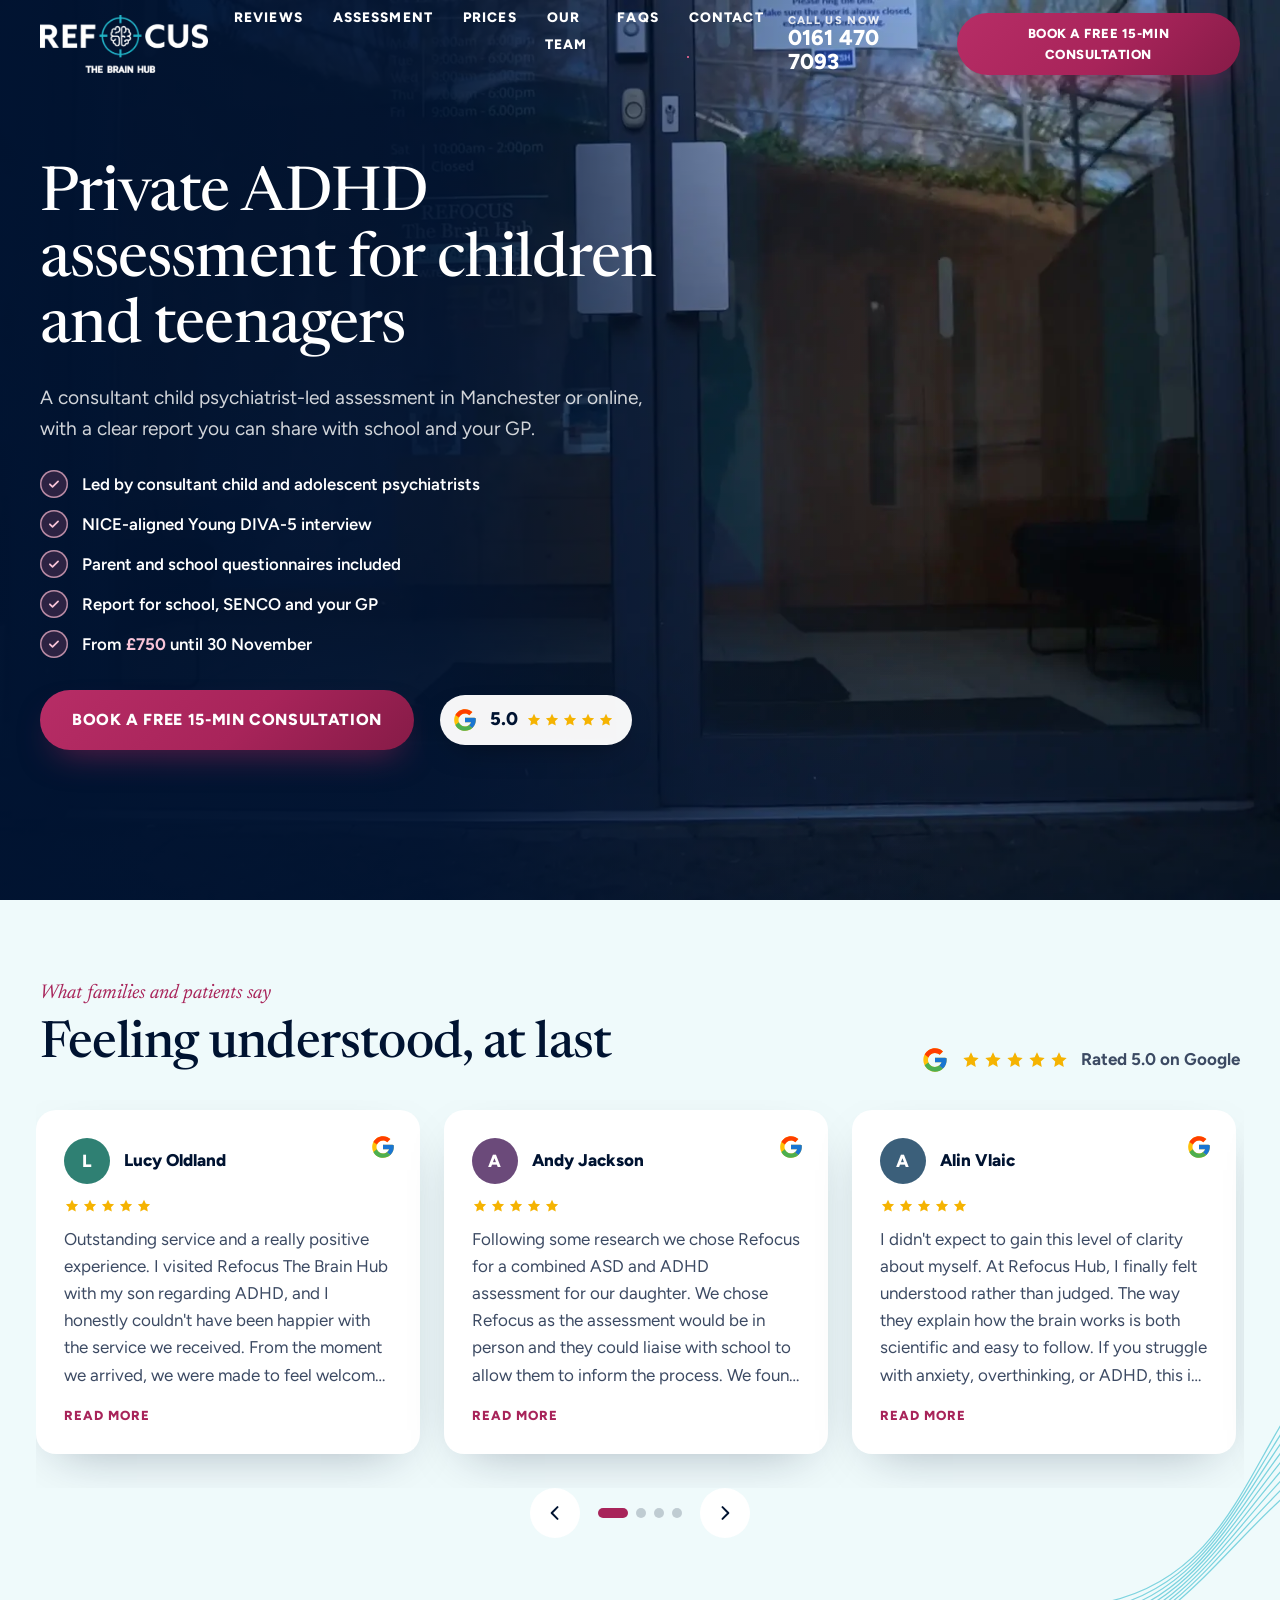
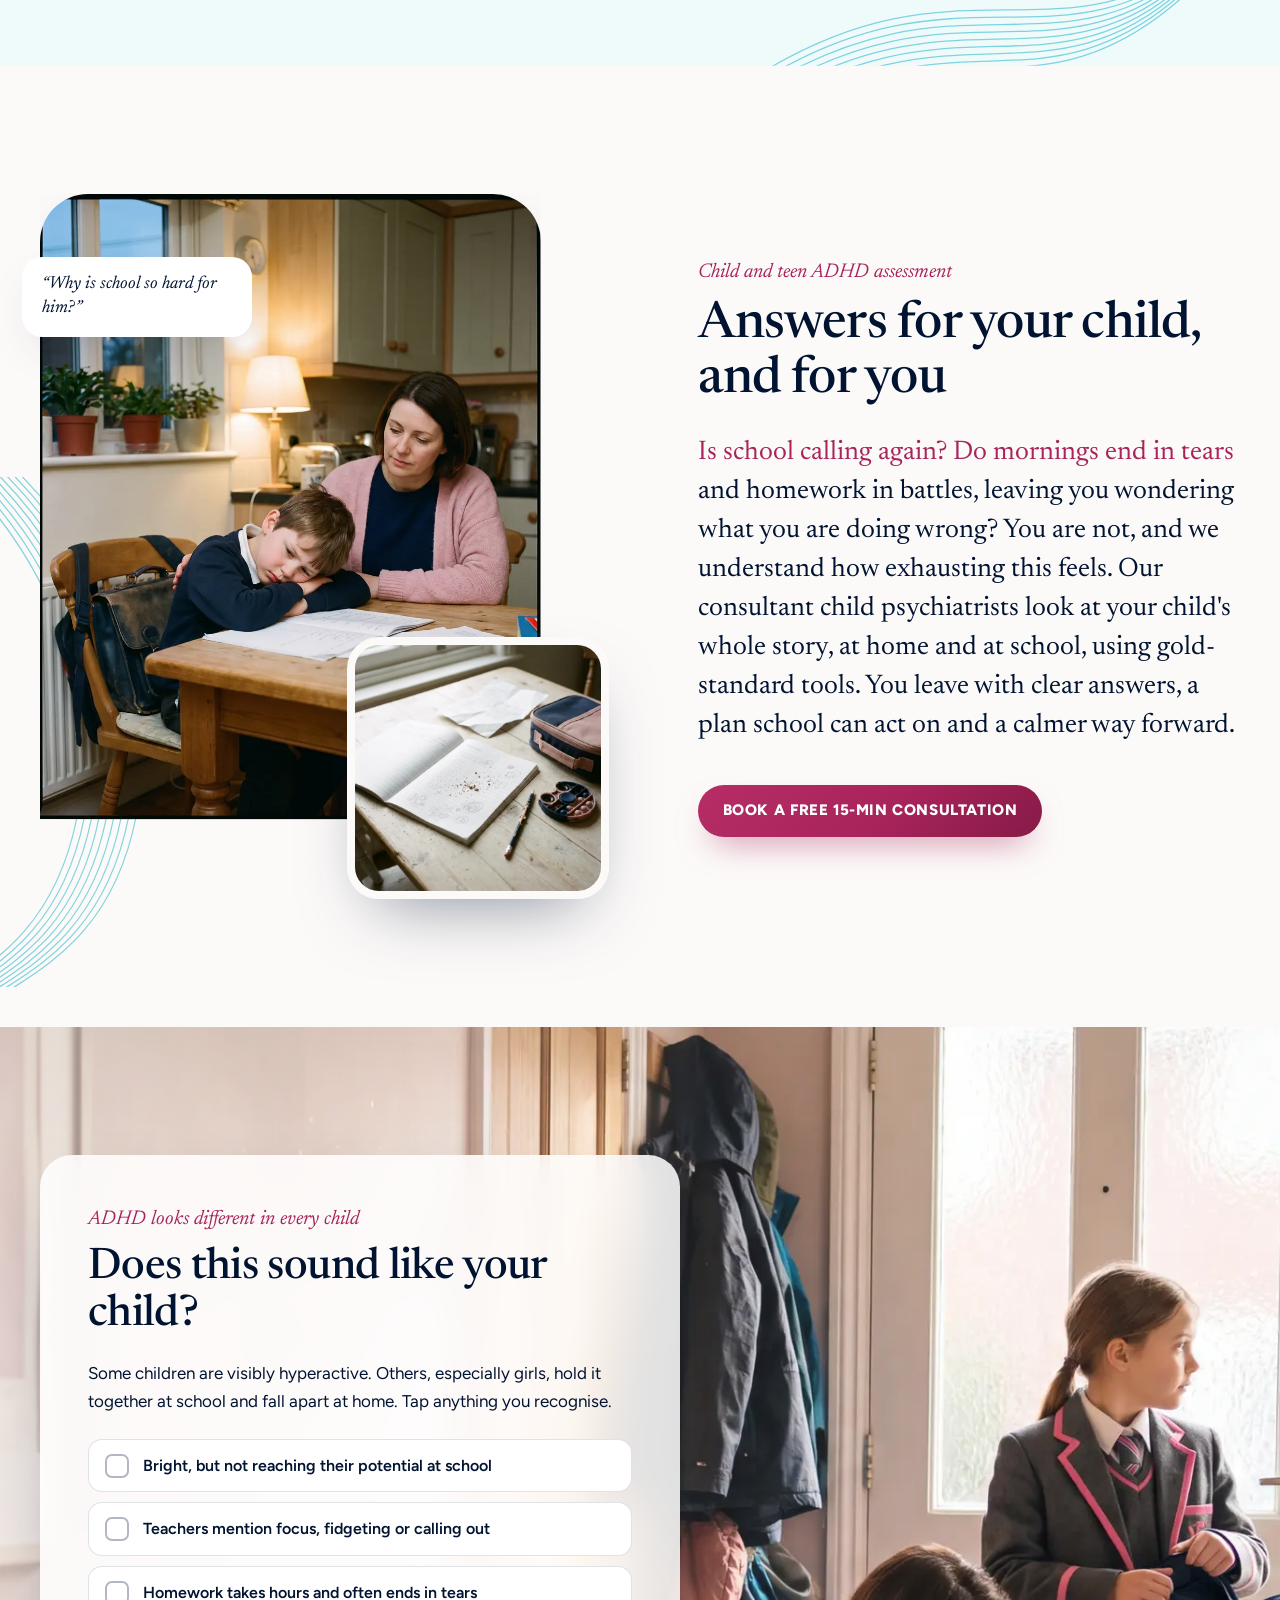
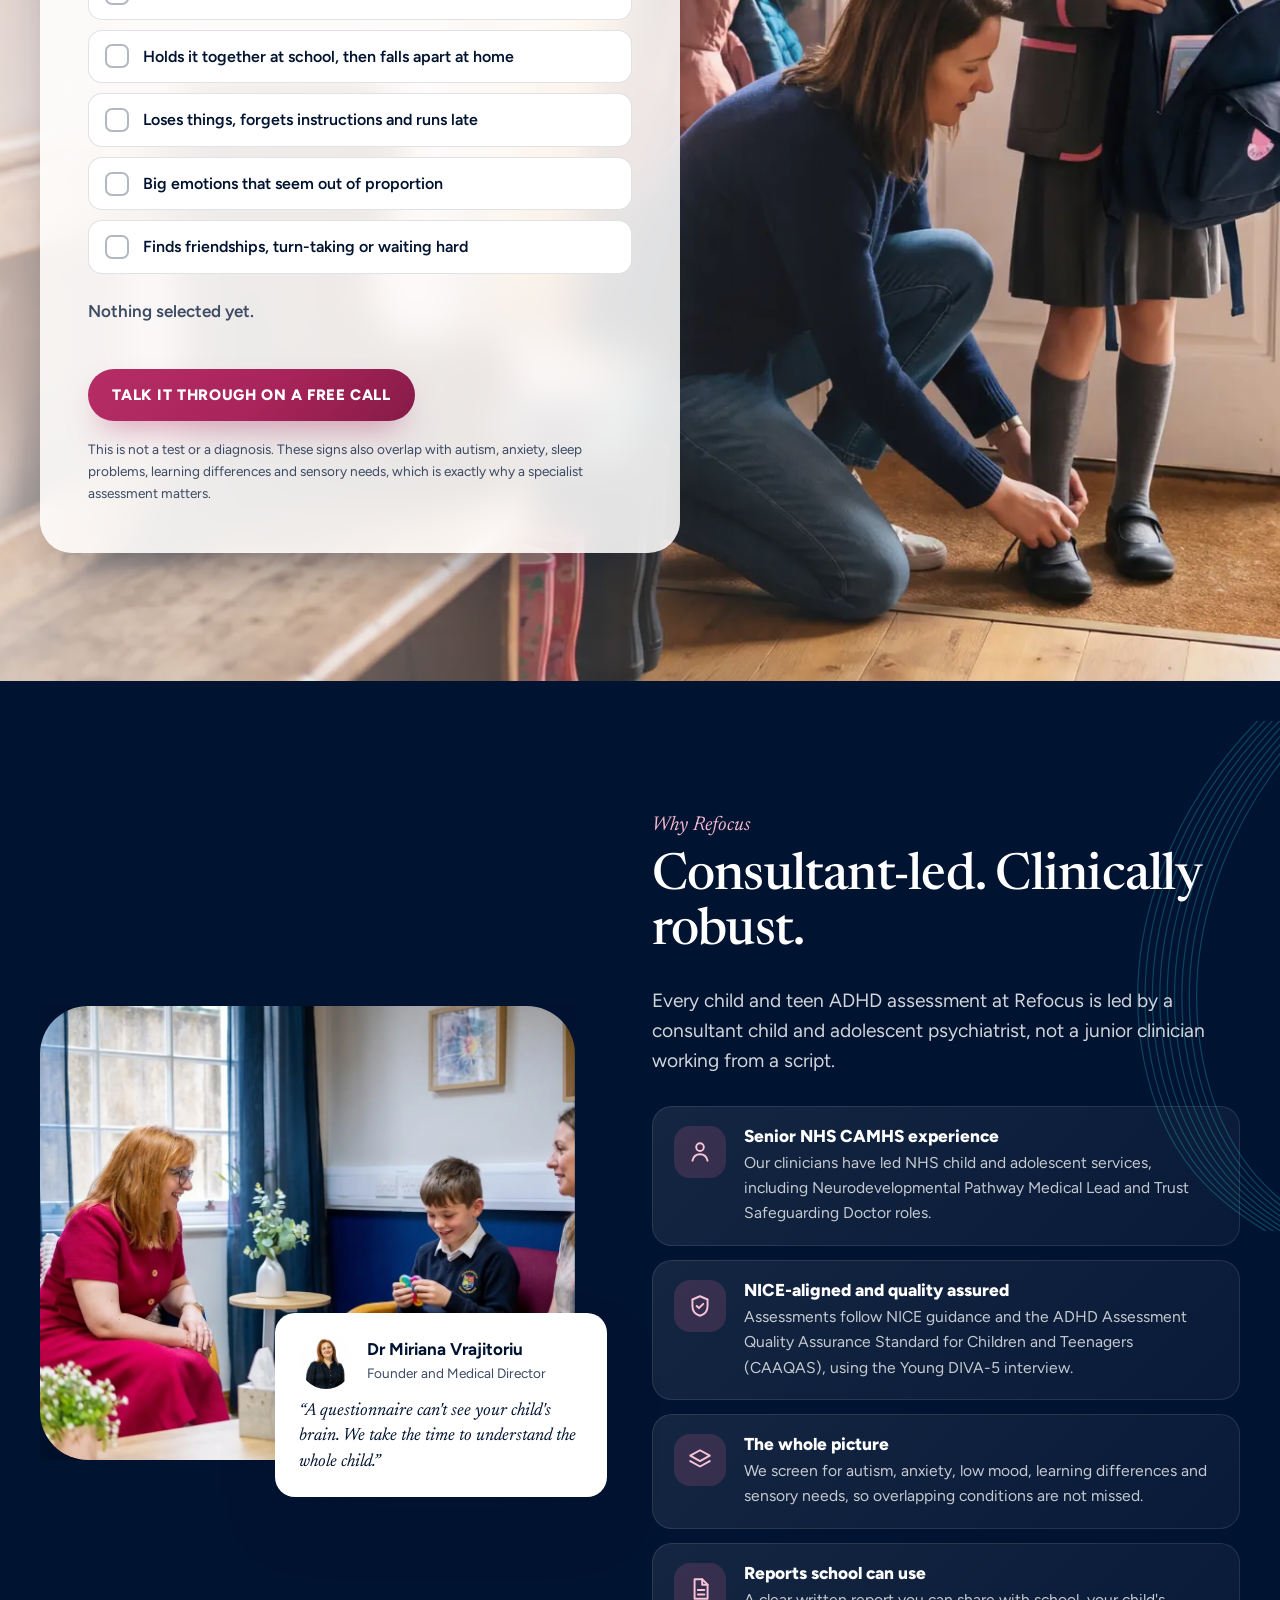
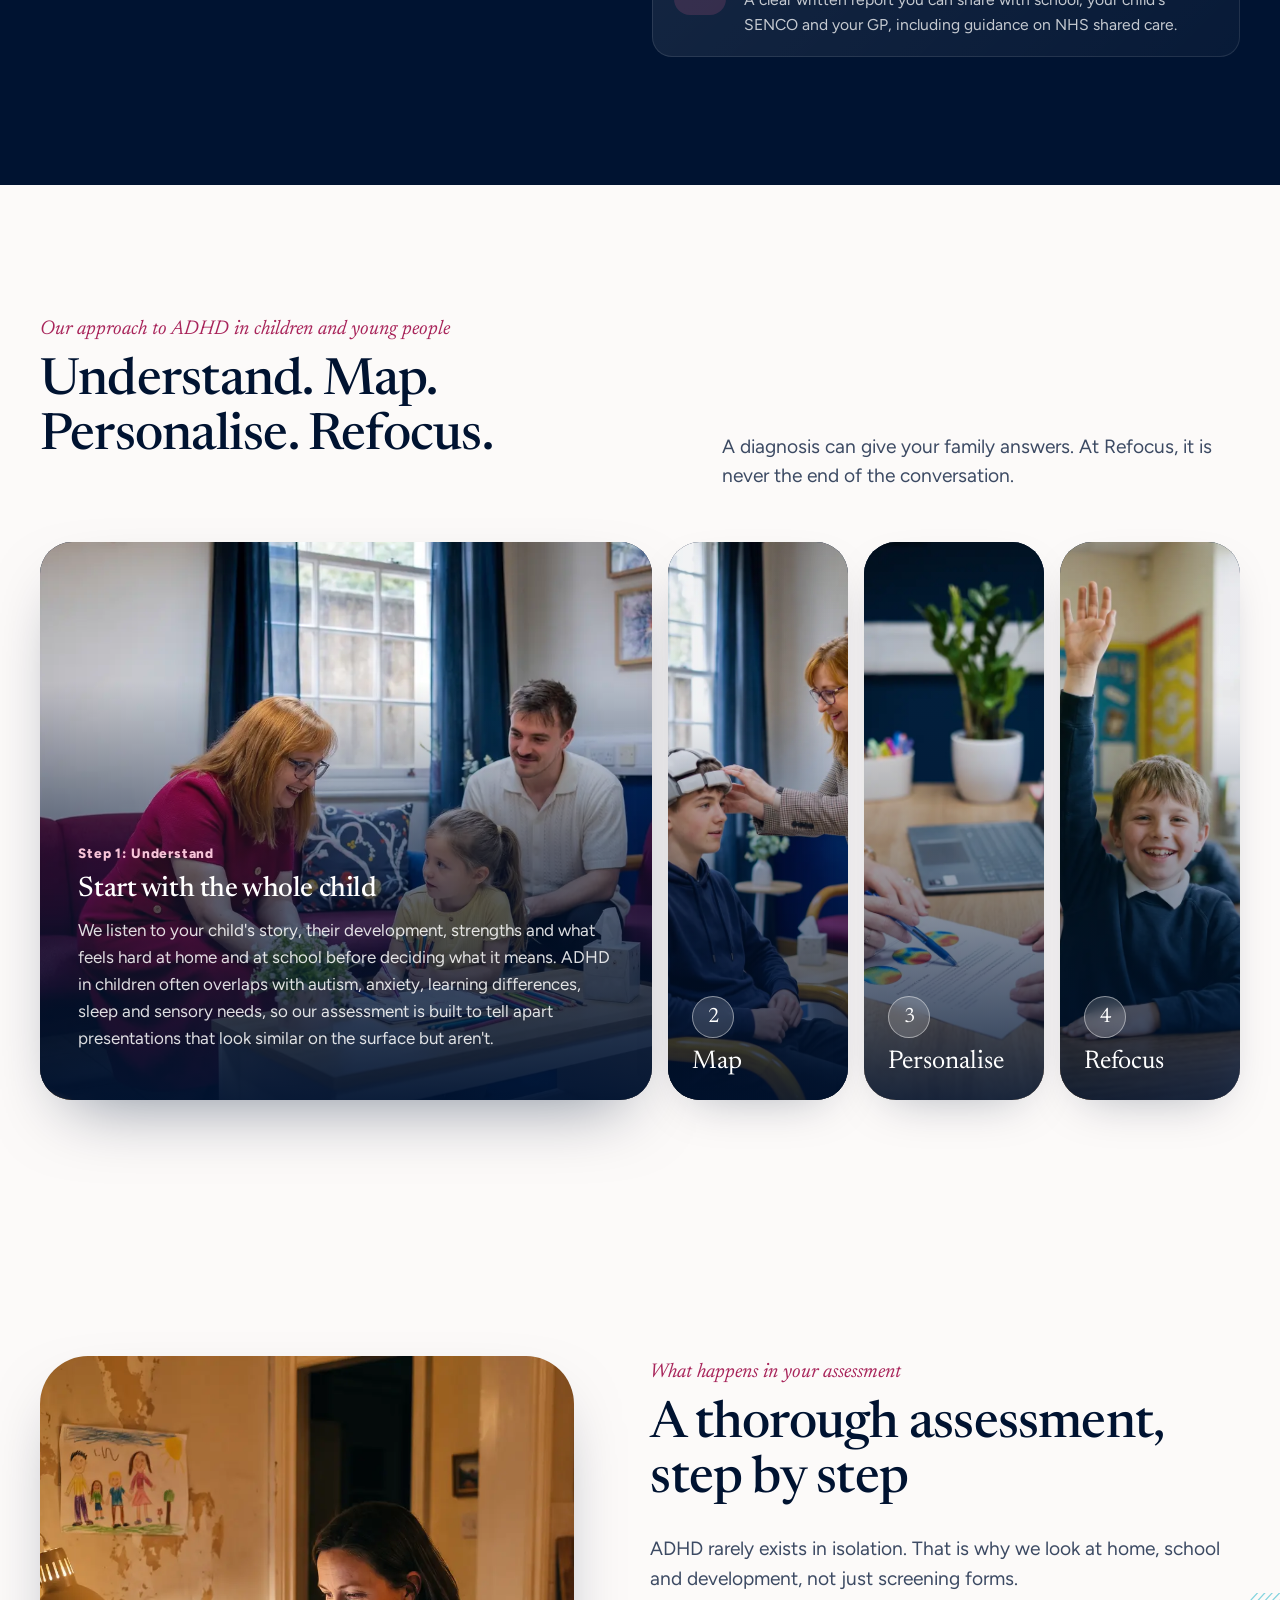
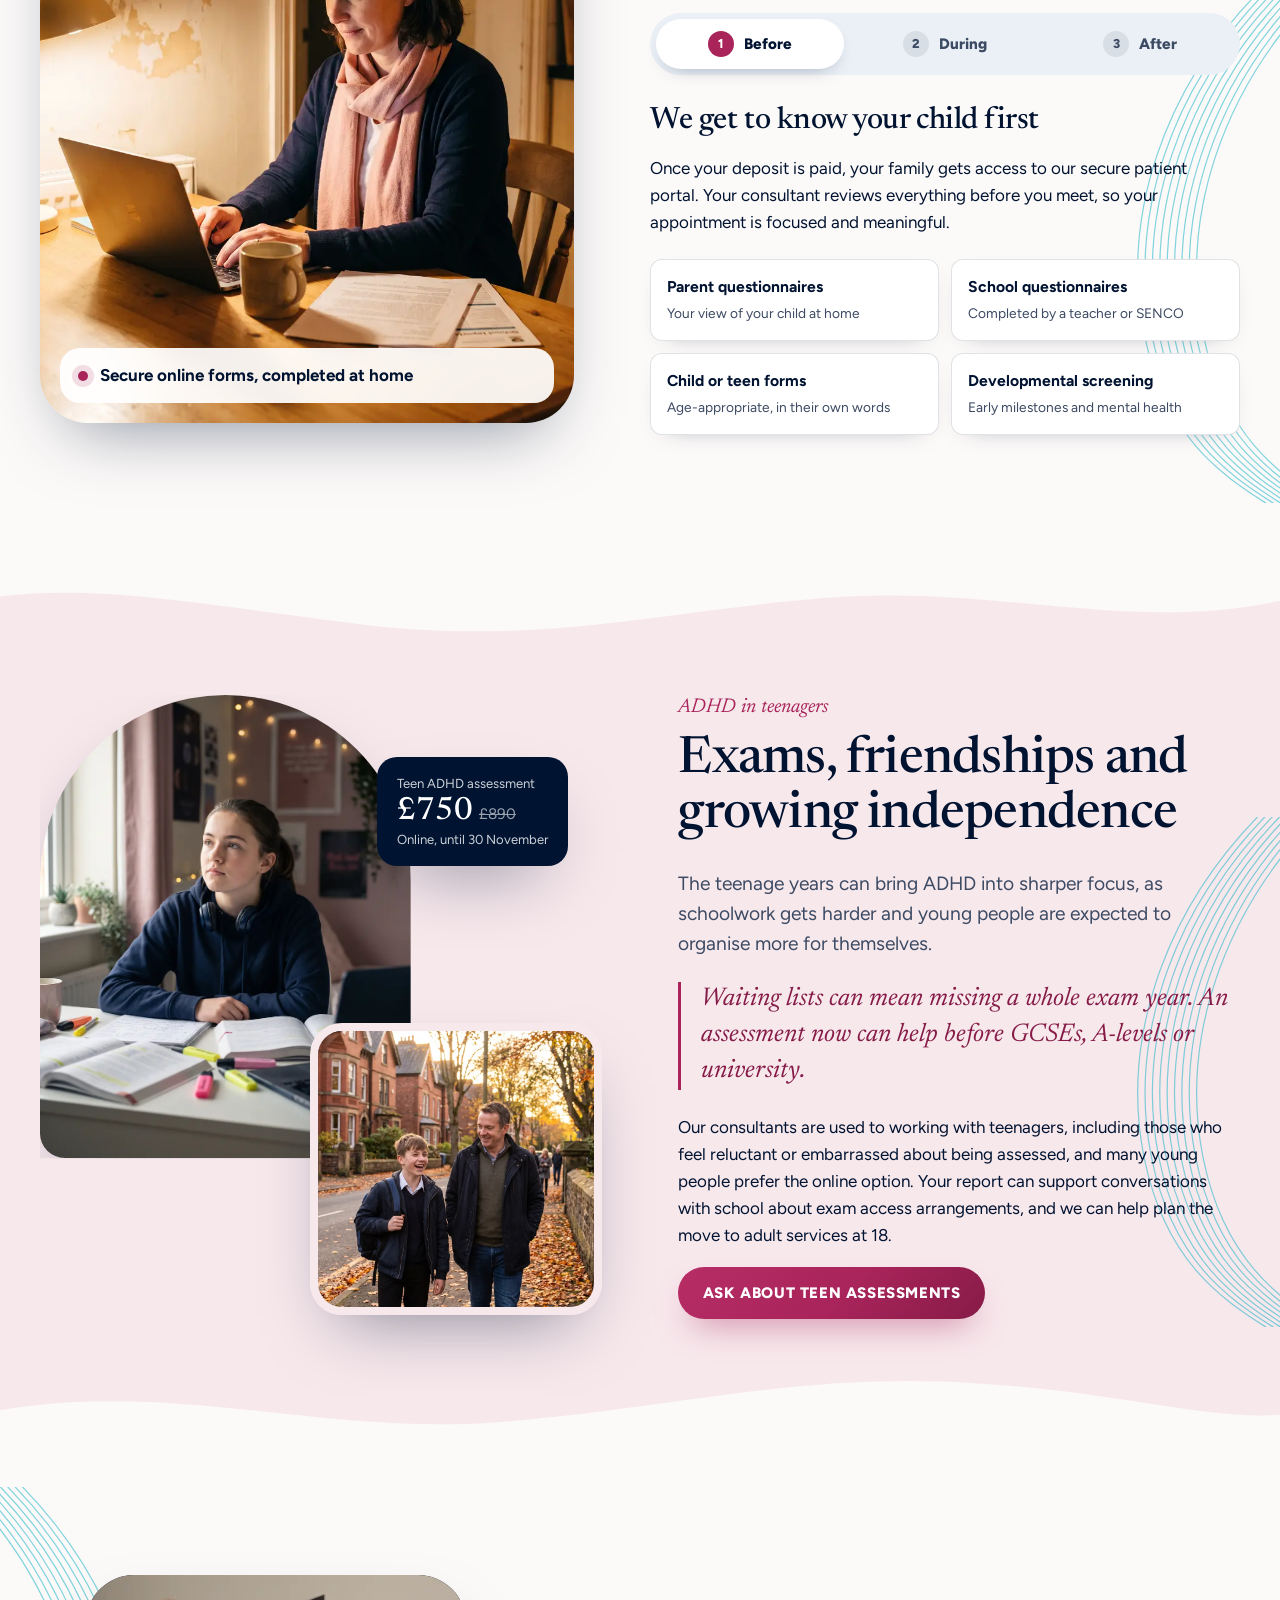
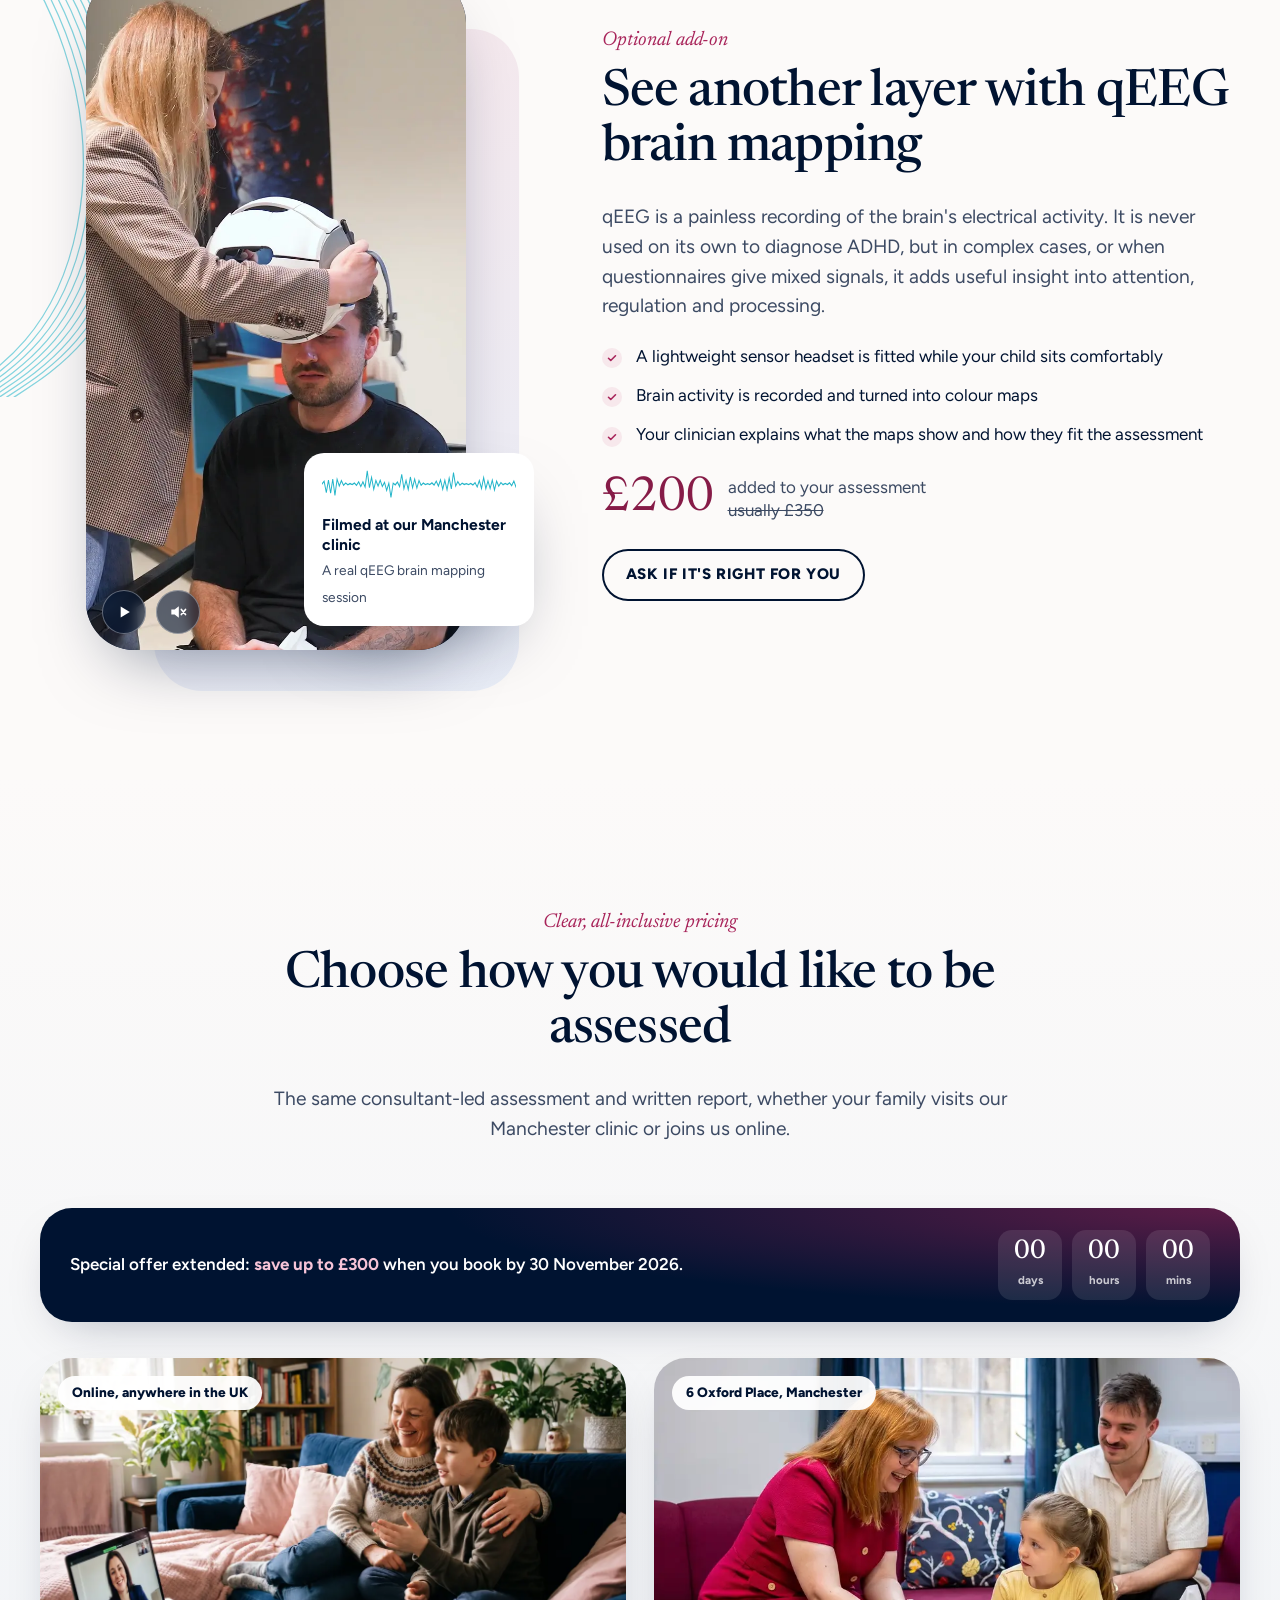
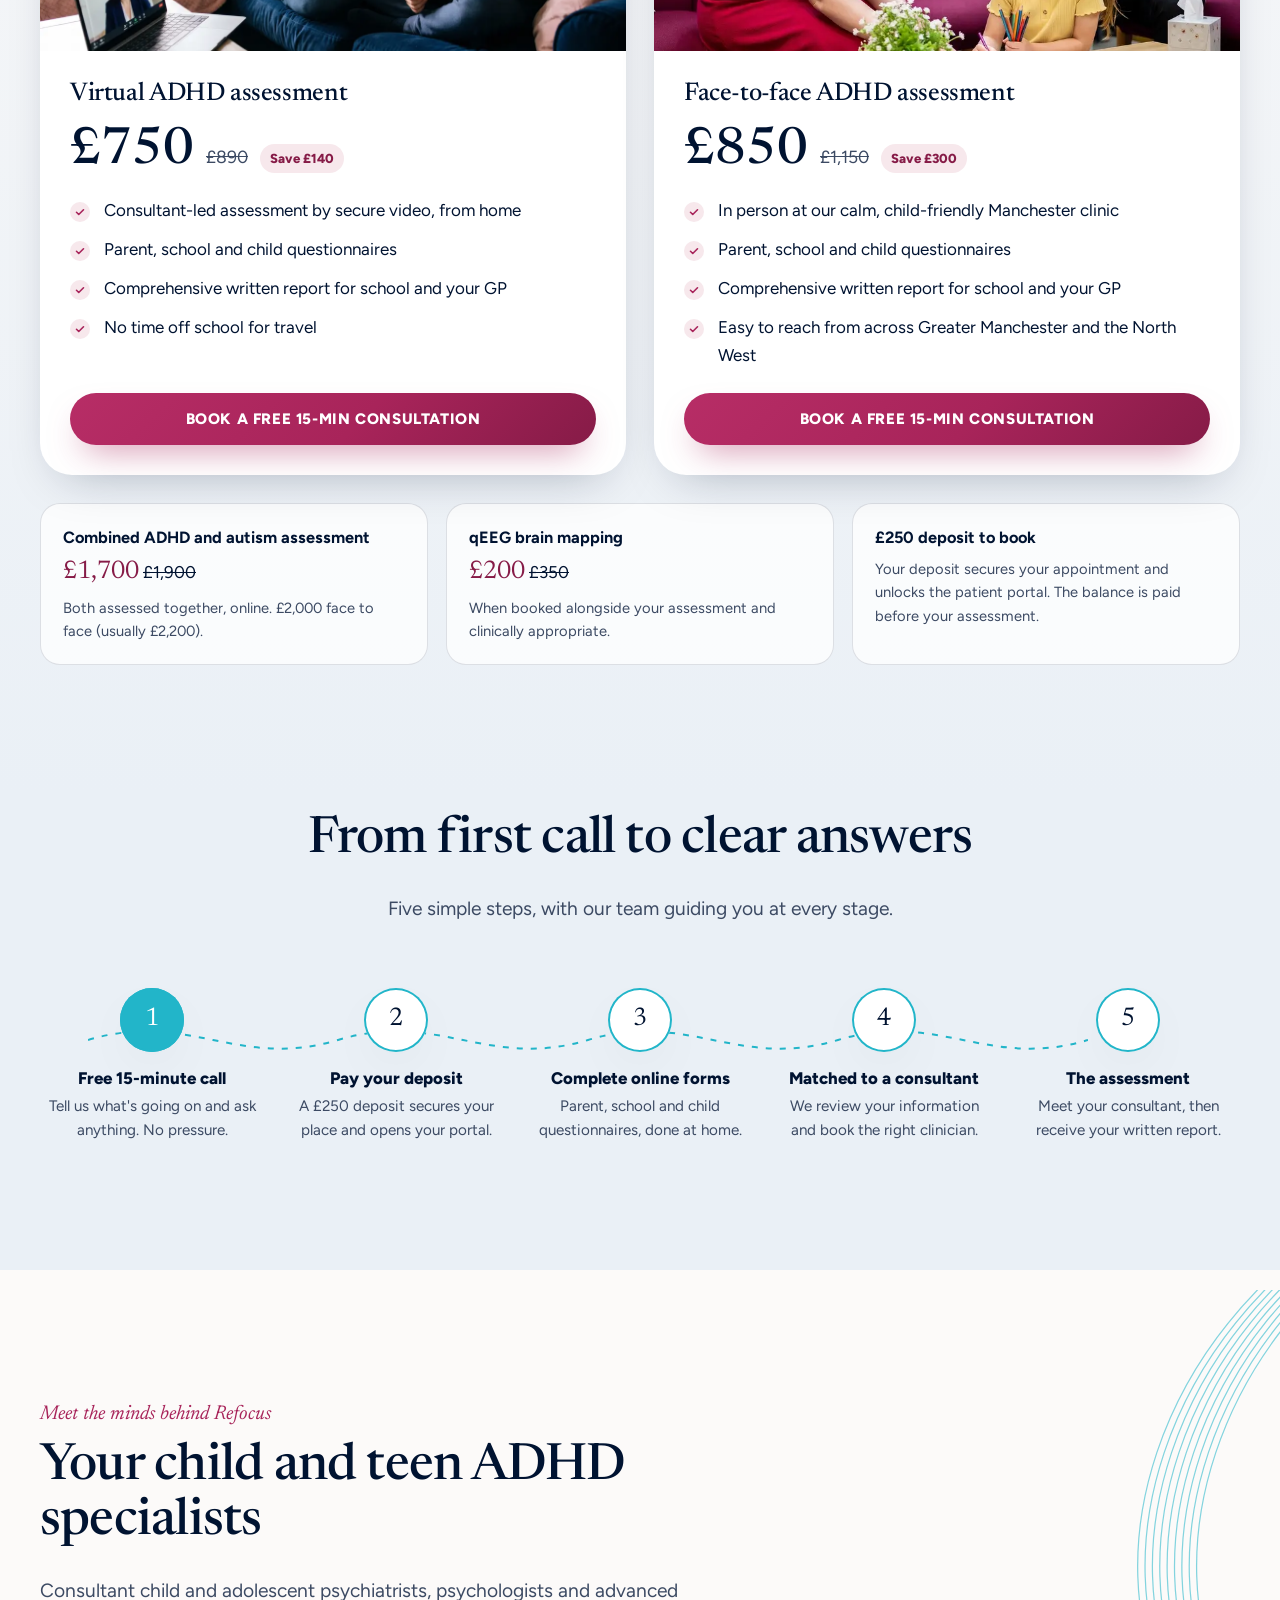
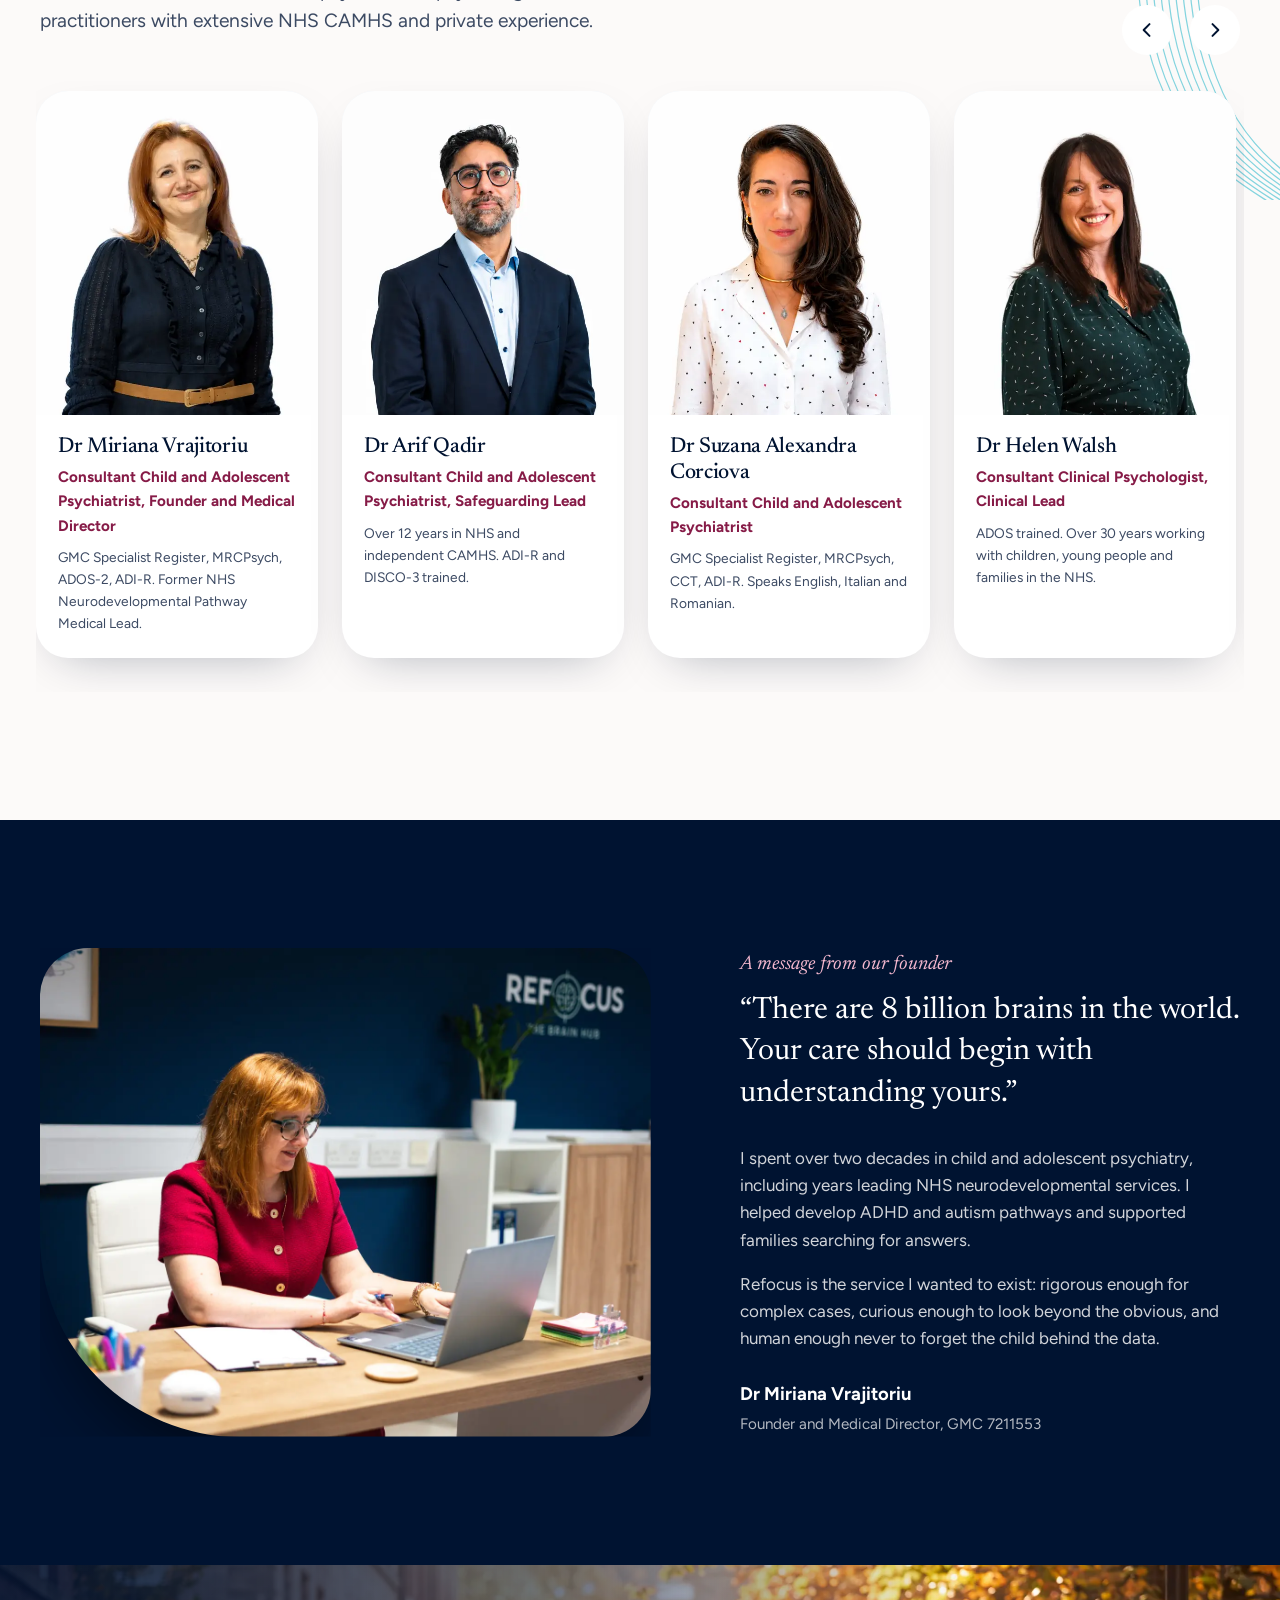
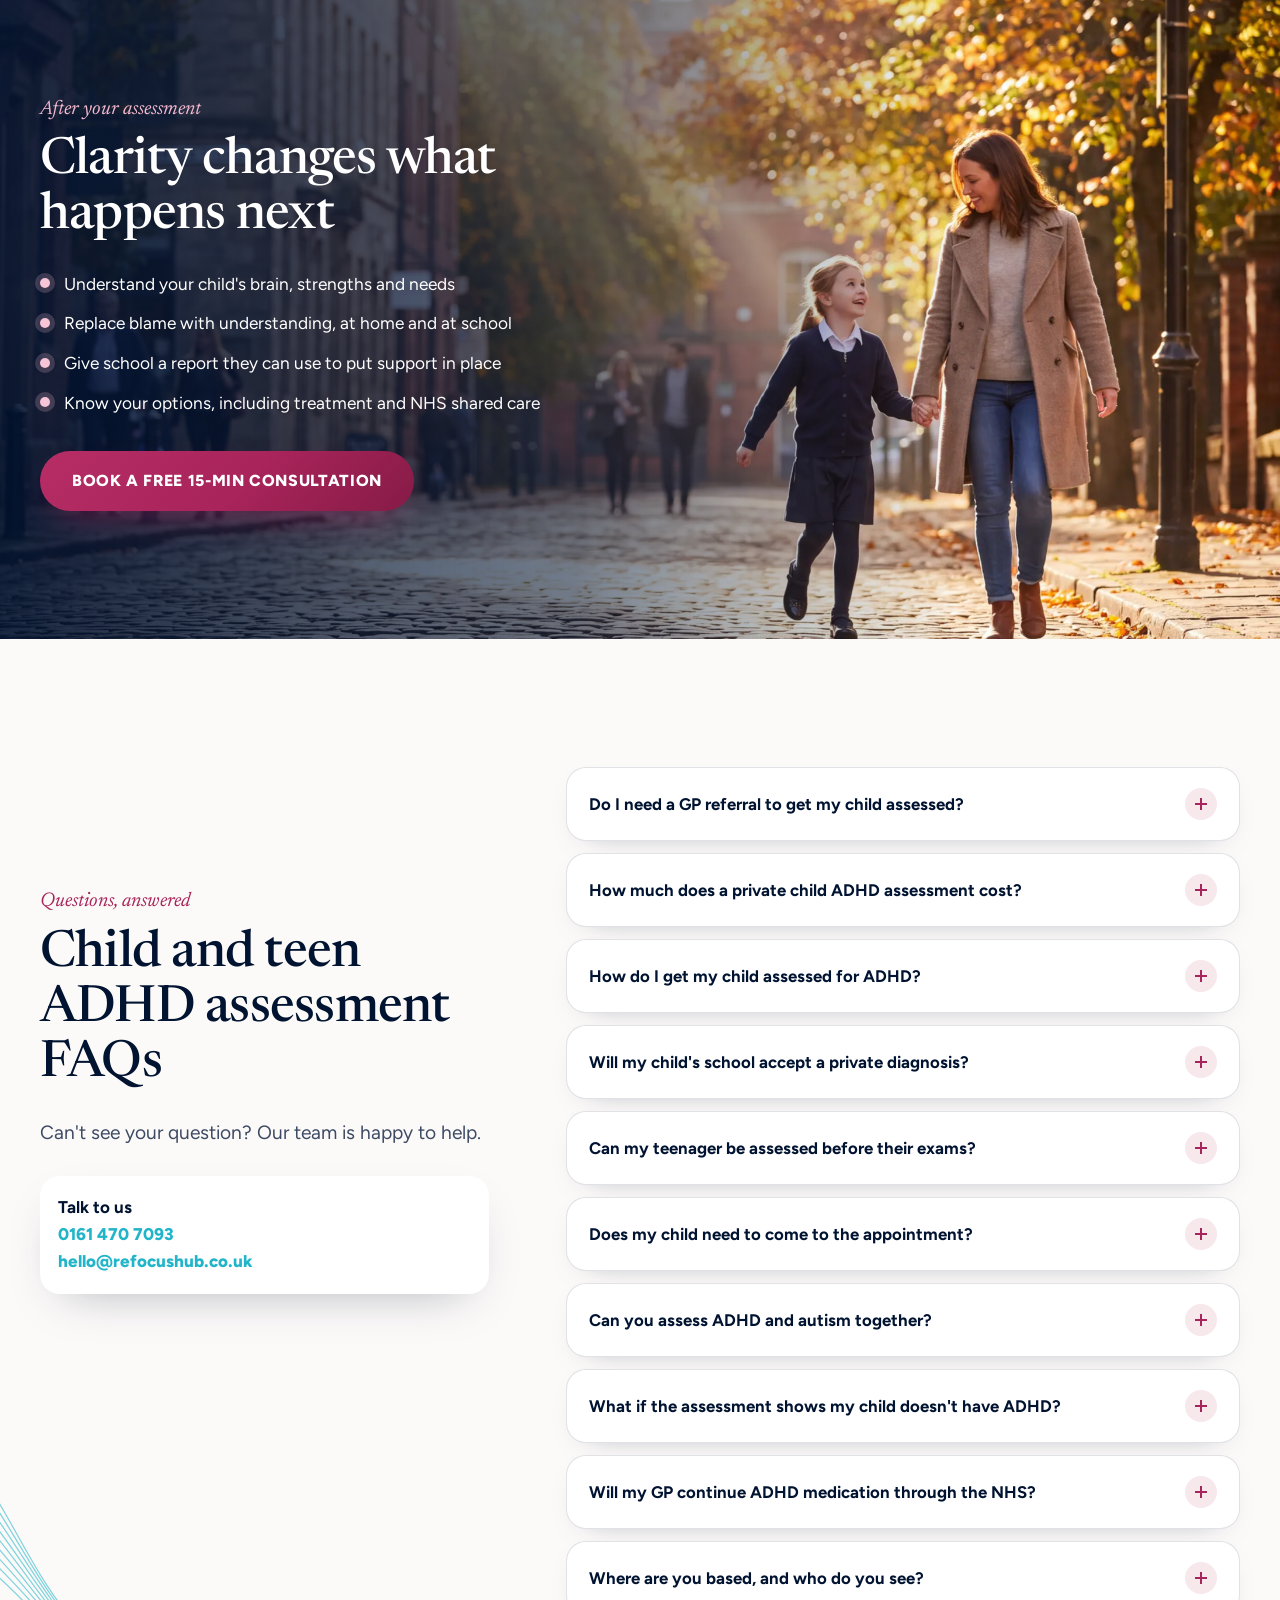
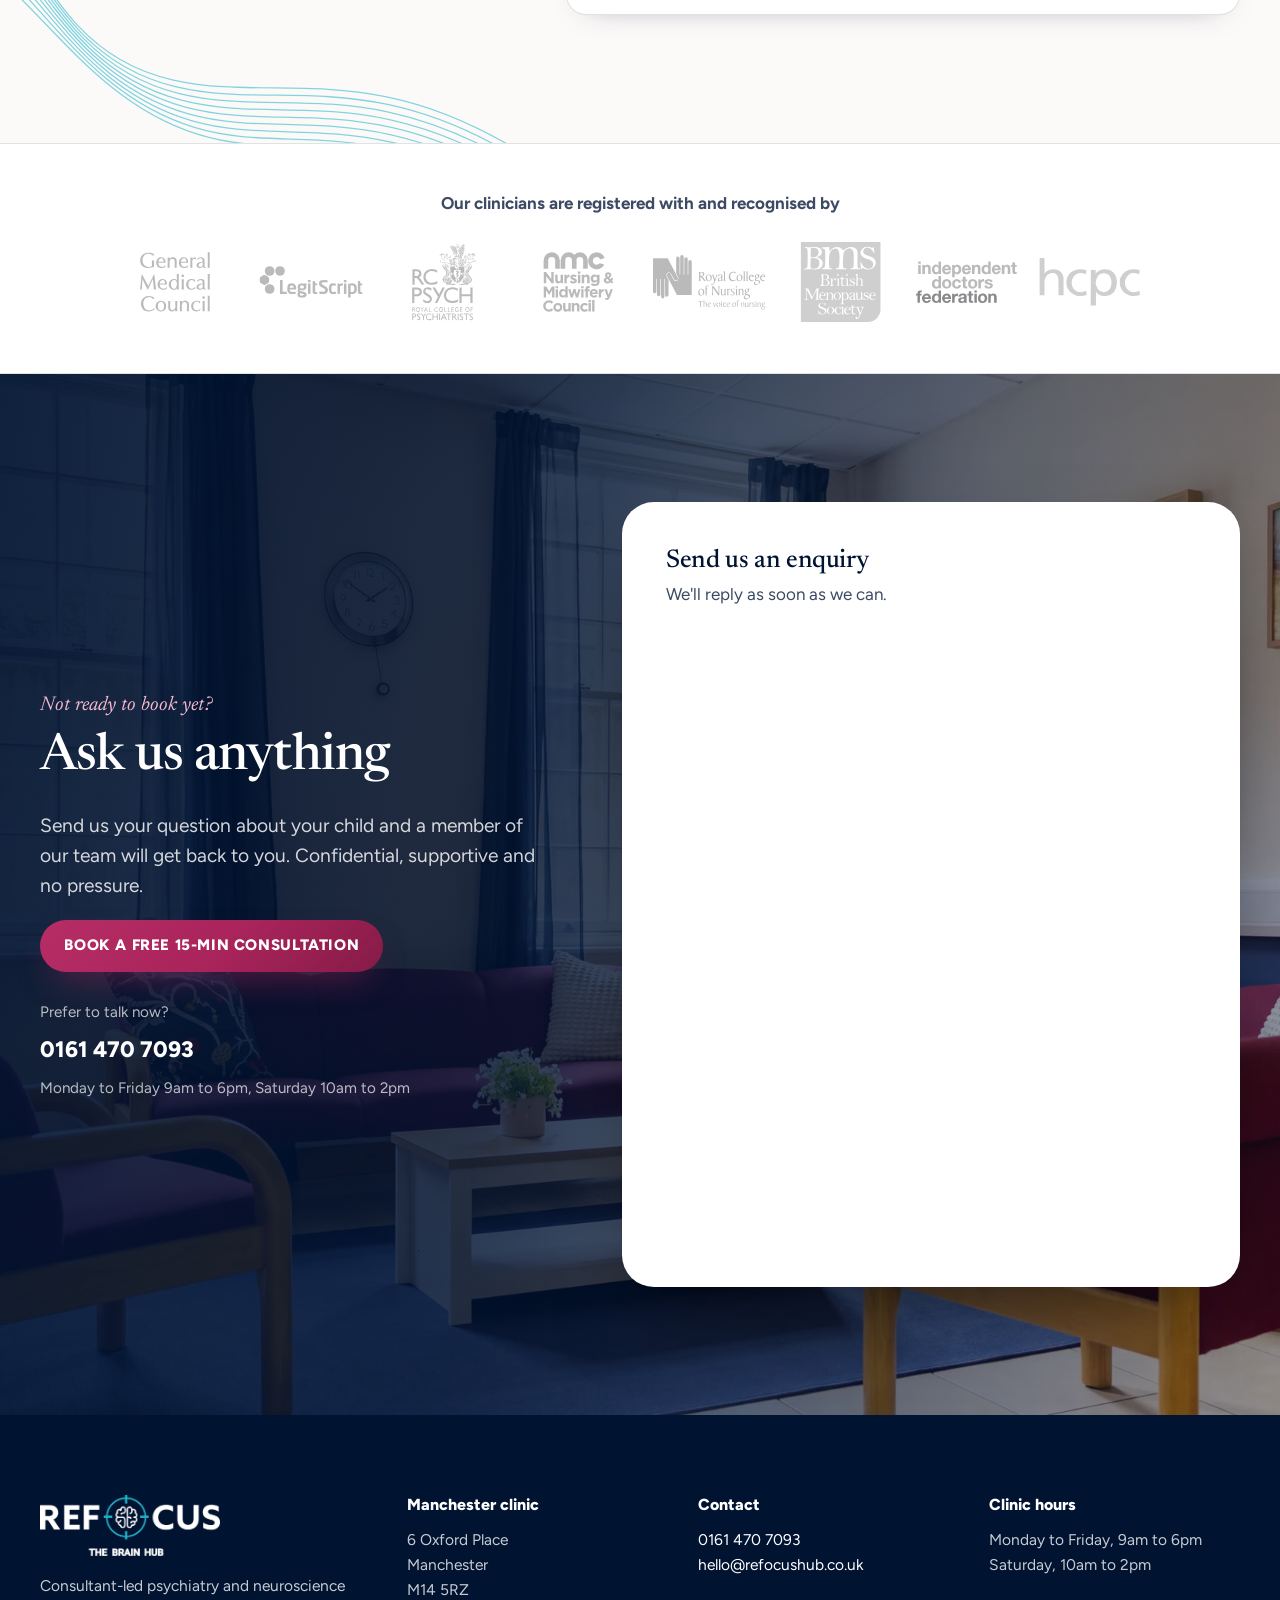
<file: child-adhd-assessment/index.html>
<!doctype html>
<html lang="en-GB">
<head>
<script async src="https://www.googletagmanager.com/gtm.js?id=GTM-PMHDMPR2"></script>
<script>
  window.dataLayer = window.dataLayer || [];
  function gtag(){dataLayer.push(arguments);}
  gtag('js', new Date());
</script>
<!-- GTM injects the main site's Silktide cookie banner; it is switched off on these pages -->
<style>#silktide-wrapper, #silktide-cookie-icon { display: none !important; }</style>
  <meta charset="utf-8">
  <meta name="viewport" content="width=device-width, initial-scale=1">
  <meta name="robots" content="noindex, nofollow">
  <title>Private Child &amp; Teen ADHD Assessment Manchester &amp; Online | Refocus The Brain Hub</title>
  <meta name="description" content="Consultant child psychiatrist-led ADHD assessment for children and teenagers in Manchester or online. Young DIVA-5 interview, school and parent questionnaires, report for school and GP. Book a free 15-minute consultation.">
  <meta name="theme-color" content="#001331">
  <link rel="icon" href="favicon.png" type="image/png">
  <link rel="preconnect" href="https://fonts.googleapis.com">
  <link rel="preconnect" href="https://fonts.gstatic.com" crossorigin>
  <link href="https://fonts.googleapis.com/css2?family=Figtree:wght@400;500;600;700;800&family=Newsreader:ital,opsz,wght@0,6..72,400;0,6..72,450;0,6..72,500;1,6..72,400;1,6..72,500&display=swap" rel="stylesheet">
  <link rel="preload" as="image" href="../adhd-assessment-adults/video/hero-poster.webp">
  <link rel="stylesheet" href="styles.css">
  <script>document.documentElement.classList.add('js');</script>
</head>
<body>
  <a class="skip-link" href="#main">Skip to content</a>

  <!-- Shared SVG symbols -->
  <svg width="0" height="0" style="position:absolute" aria-hidden="true">
    <symbol id="i-check" viewBox="0 0 24 24"><path d="M5 12.5l4.5 4.5L19 7.5" fill="none" stroke="currentColor" stroke-width="3" stroke-linecap="round" stroke-linejoin="round"/></symbol>
    <symbol id="i-star" viewBox="0 0 24 24"><path fill="currentColor" d="M12 2.8l2.8 5.9 6.4.8-4.7 4.4 1.2 6.4L12 17.2l-5.7 3.1 1.2-6.4-4.7-4.4 6.4-.8z"/></symbol>
    <symbol id="i-phone" viewBox="0 0 24 24"><path fill="none" stroke="currentColor" stroke-width="2" stroke-linecap="round" stroke-linejoin="round" d="M5 4h4l2 5-2.5 1.5a11 11 0 0 0 5 5L15 13l5 2v4a2 2 0 0 1-2 2A16 16 0 0 1 3 6a2 2 0 0 1 2-2"/></symbol>
    <symbol id="i-menu" viewBox="0 0 24 24"><path fill="none" stroke="currentColor" stroke-width="2.2" stroke-linecap="round" d="M4 7h16M4 12h16M4 17h16"/></symbol>
    <symbol id="i-close" viewBox="0 0 24 24"><path fill="none" stroke="currentColor" stroke-width="2.2" stroke-linecap="round" d="M6 6l12 12M18 6L6 18"/></symbol>
    <symbol id="i-left" viewBox="0 0 24 24"><path fill="none" stroke="currentColor" stroke-width="2.4" stroke-linecap="round" stroke-linejoin="round" d="M15 5l-7 7 7 7"/></symbol>
    <symbol id="i-right" viewBox="0 0 24 24"><path fill="none" stroke="currentColor" stroke-width="2.4" stroke-linecap="round" stroke-linejoin="round" d="M9 5l7 7-7 7"/></symbol>
    <symbol id="i-up" viewBox="0 0 24 24"><path fill="none" stroke="currentColor" stroke-width="2.4" stroke-linecap="round" stroke-linejoin="round" d="M5 15l7-7 7 7"/></symbol>
    <symbol id="i-google" viewBox="0 0 48 48"><path fill="#FFC107" d="M43.6 20.5H42V20H24v8h11.3C33.7 32.7 29.2 36 24 36c-6.6 0-12-5.4-12-12s5.4-12 12-12c3.1 0 5.8 1.2 7.9 3.1l5.7-5.7C34 6.1 29.3 4 24 4 12.9 4 4 12.9 4 24s8.9 20 20 20 20-8.9 20-20c0-1.3-.1-2.4-.4-3.5z"/><path fill="#FF3D00" d="M6.3 14.7l6.6 4.8C14.7 15.1 19 12 24 12c3.1 0 5.8 1.2 7.9 3.1l5.7-5.7C34 6.1 29.3 4 24 4 16.3 4 9.7 8.3 6.3 14.7z"/><path fill="#4CAF50" d="M24 44c5.2 0 9.9-2 13.4-5.2l-6.2-5.2C29.2 35.1 26.7 36 24 36c-5.2 0-9.6-3.3-11.3-7.9l-6.5 5C9.5 39.6 16.2 44 24 44z"/><path fill="#1976D2" d="M43.6 20.5H42V20H24v8h11.3c-.8 2.2-2.2 4.2-4.1 5.6l6.2 5.2C37 39.2 44 34 44 24c0-1.3-.1-2.4-.4-3.5z"/></symbol>
    <symbol id="i-person" viewBox="0 0 24 24"><g fill="none" stroke="currentColor" stroke-width="1.8" stroke-linecap="round" stroke-linejoin="round"><circle cx="12" cy="7.5" r="3.5"/><path d="M5 20c.8-3.6 3.6-6 7-6s6.2 2.4 7 6"/></g></symbol>
    <symbol id="i-shield" viewBox="0 0 24 24"><g fill="none" stroke="currentColor" stroke-width="1.8" stroke-linecap="round" stroke-linejoin="round"><path d="M12 3l7 3v6c0 4.5-3 7.8-7 9-4-1.2-7-4.5-7-9V6z"/><path d="M9 12l2 2 4-4"/></g></symbol>
    <symbol id="i-layers" viewBox="0 0 24 24"><g fill="none" stroke="currentColor" stroke-width="1.8" stroke-linecap="round" stroke-linejoin="round"><path d="M12 3l9 5-9 5-9-5z"/><path d="M3 13l9 5 9-5"/></g></symbol>
    <symbol id="i-doc" viewBox="0 0 24 24"><g fill="none" stroke="currentColor" stroke-width="1.8" stroke-linecap="round" stroke-linejoin="round"><path d="M7 3h7l5 5v13H7z"/><path d="M14 3v5h5M10 13h6M10 17h6"/></g></symbol>
  </svg>

  <!-- ===== Header ===== -->
  <header class="site-header" id="top">
    <div class="header-inner">
      <a class="brand" href="#top" aria-label="Refocus The Brain Hub, back to top">
        <img class="logo-light" src="../adhd-assessment-adults/img/logo-white.webp" alt="Refocus The Brain Hub" width="400" height="137">
        <img class="logo-dark" src="../adhd-assessment-adults/img/logo.webp" alt="Refocus The Brain Hub" width="400" height="137">
      </a>
      <a class="btn btn-primary btn-mini" href="#contact" data-book>Book a free call</a>

      <nav class="main-nav" id="main-nav" aria-label="Page sections">
        <ul>
          <li><a href="#reviews">Reviews</a></li>
          <li><a href="#assessment">Assessment</a></li>
          <li><a href="#pricing">Prices</a></li>
          <li><a href="#team">Our team</a></li>
          <li><a href="#faq">FAQs</a></li>
          <li><a href="#contact">Contact</a></li>
        </ul>
      </nav>

      <div class="header-actions">
        <a class="header-phone" href="tel:+441614707093"><small>CALL US NOW</small><strong>0161 470 7093</strong></a>
        <a class="btn btn-primary" href="#contact" data-book>Book a free 15-min consultation</a>
        <a class="icon-btn" href="tel:+441614707093" aria-label="Call 0161 470 7093"><svg><use href="#i-phone"/></svg></a>
        <button class="icon-btn menu-toggle" type="button" aria-controls="main-nav" aria-expanded="false" aria-label="Open menu"><svg><use href="#i-menu"/></svg></button>
      </div>
    </div>
  </header>

  <main id="main">

    <!-- ===== Hero ===== -->
    <section class="hero on-dark" aria-labelledby="hero-title">
      <div class="hero-media">
        <video class="hero-video" muted loop playsinline preload="metadata" poster="../adhd-assessment-adults/video/hero-poster.webp" aria-hidden="true">
          <source src="../adhd-assessment-adults/video/hero-960.mp4" type="video/mp4" media="(max-width: 820px)">
          <source src="../adhd-assessment-adults/video/hero-1600.mp4" type="video/mp4">
        </video>
      </div>
      <div class="hero-inner">
        <div class="hero-copy">
          <h1 id="hero-title">Private ADHD assessment for children and teenagers</h1>
          <p class="hero-sub">A consultant child psychiatrist-led assessment in Manchester or online, with a clear report you can share with school and your GP.</p>
          <ul class="hero-points">
            <li><span class="tick"><svg><use href="#i-check"/></svg></span>Led by consultant child and adolescent psychiatrists</li>
            <li><span class="tick"><svg><use href="#i-check"/></svg></span>NICE-aligned Young DIVA-5 interview</li>
            <li><span class="tick"><svg><use href="#i-check"/></svg></span>Parent and school questionnaires included</li>
            <li><span class="tick"><svg><use href="#i-check"/></svg></span>Report for school, SENCO and your GP</li>
            <li class="offer-point"><span class="tick"><svg><use href="#i-check"/></svg></span><span>From <strong>£750</strong> until 30 November</span></li>
          </ul>
          <div class="hero-cta">
            <a class="btn btn-primary btn-lg" href="#contact" data-book>Book a free 15-min consultation</a>
            <a class="google-badge" href="#reviews" aria-label="Rated 5.0 out of 5 on Google. Read our reviews">
              <svg class="g-logo" aria-hidden="true"><use href="#i-google"/></svg>
              <span>
                <span class="score">5.0</span>
                <span class="stars" aria-hidden="true"><svg><use href="#i-star"/></svg><svg><use href="#i-star"/></svg><svg><use href="#i-star"/></svg><svg><use href="#i-star"/></svg><svg><use href="#i-star"/></svg></span>
              </span>
            </a>
          </div>
        </div>
      </div>
    </section>

    <!-- ===== Reviews ===== -->
    <section class="section reviews" id="reviews" aria-labelledby="reviews-title">
      <img class="deco deco-waves" src="../adhd-assessment-adults/img/waves-corner.svg" alt="" width="900" height="420" style="width:520px;right:0;bottom:0;transform:scale(-1,-1)" loading="lazy">
      <div class="wrap">
        <div class="reviews-head">
          <div>
            <p class="kicker">What families and patients say</p>
            <h2 id="reviews-title">Feeling understood, at last</h2>
          </div>
          <div class="rating-line">
            <svg class="g-logo" width="28" height="28" aria-hidden="true"><use href="#i-google"/></svg>
            <span class="stars" aria-hidden="true"><svg><use href="#i-star"/></svg><svg><use href="#i-star"/></svg><svg><use href="#i-star"/></svg><svg><use href="#i-star"/></svg><svg><use href="#i-star"/></svg></span>
            <span>Rated 5.0 on Google</span>
          </div>
        </div>

        <div class="carousel" data-carousel data-autoplay="6000" aria-roledescription="carousel" aria-label="Google reviews">
          <div class="carousel-track" tabindex="0">
            <article class="review-card">
              <svg class="g-logo" aria-label="Google review" role="img"><use href="#i-google"/></svg>
              <div class="review-meta"><span class="avatar" style="background:#2f8073">L</span><div><div class="review-name">Lucy Oldland</div></div></div>
              <span class="stars" aria-label="5 out of 5 stars"><svg><use href="#i-star"/></svg><svg><use href="#i-star"/></svg><svg><use href="#i-star"/></svg><svg><use href="#i-star"/></svg><svg><use href="#i-star"/></svg></span>
              <p class="review-text">Outstanding service and a really positive experience. I visited Refocus The Brain Hub with my son regarding ADHD, and I honestly couldn't have been happier with the service we received. From the moment we arrived, we were made to feel welcome, listened to and supported. The team were professional, caring and understanding, and I really appreciated the time and attention they gave us. As a new business, they have made a fantastic impression, and it's clear that they genuinely care about the people they support. I'm more than happy to give Refocus The Brain Hub five stars and would definitely recommend them to anyone looking for a professional, supportive and caring service. Wishing them every success for the future!</p>
              <button class="read-more" type="button" hidden>Read more</button>
            </article>
            <article class="review-card">
              <svg class="g-logo" aria-label="Google review" role="img"><use href="#i-google"/></svg>
              <div class="review-meta"><span class="avatar" style="background:#6b4a7a">A</span><div><div class="review-name">Andy Jackson</div></div></div>
              <span class="stars" aria-label="5 out of 5 stars"><svg><use href="#i-star"/></svg><svg><use href="#i-star"/></svg><svg><use href="#i-star"/></svg><svg><use href="#i-star"/></svg><svg><use href="#i-star"/></svg></span>
              <p class="review-text">Following some research we chose Refocus for a combined ASD and ADHD assessment for our daughter. We chose Refocus as the assessment would be in person and they could liaise with school to allow them to inform the process. We found the environment calming, the consultants and clinicians expert in their field and the follow up meeting and report clear. We wouldn't hesitate in recommending.</p>
              <button class="read-more" type="button" hidden>Read more</button>
            </article>
            <article class="review-card">
              <svg class="g-logo" aria-label="Google review" role="img"><use href="#i-google"/></svg>
              <div class="review-meta"><span class="avatar" style="background:#3b5f7a">A</span><div><div class="review-name">Alin Vlaic</div></div></div>
              <span class="stars" aria-label="5 out of 5 stars"><svg><use href="#i-star"/></svg><svg><use href="#i-star"/></svg><svg><use href="#i-star"/></svg><svg><use href="#i-star"/></svg><svg><use href="#i-star"/></svg></span>
              <p class="review-text">I didn't expect to gain this level of clarity about myself. At Refocus Hub, I finally felt understood rather than judged. The way they explain how the brain works is both scientific and easy to follow. If you struggle with anxiety, overthinking, or ADHD, this is genuinely one of the most helpful services you can access in the UK.</p>
              <button class="read-more" type="button" hidden>Read more</button>
            </article>
            <article class="review-card">
              <svg class="g-logo" aria-label="Google review" role="img"><use href="#i-google"/></svg>
              <div class="review-meta"><span class="avatar" style="background:#b4452f">S</span><div><div class="review-name">Sophie-Sarah Gaigher</div></div></div>
              <span class="stars" aria-label="5 out of 5 stars"><svg><use href="#i-star"/></svg><svg><use href="#i-star"/></svg><svg><use href="#i-star"/></svg><svg><use href="#i-star"/></svg><svg><use href="#i-star"/></svg></span>
              <p class="review-text">I had a really positive experience with Refocus Hub. I initially reached out for support around focus and possible ADHD, but what I got was a much deeper understanding of how my brain actually works. The BrainMap assessment was particularly helpful, not overwhelming, just clear and well explained. It connected a lot of things for me, especially around stress and emotional responses. I would definitely recommend this service to anyone in the UK looking for a more in-depth psychological approach.</p>
              <button class="read-more" type="button" hidden>Read more</button>
            </article>
            <article class="review-card">
              <svg class="g-logo" aria-label="Google review" role="img"><use href="#i-google"/></svg>
              <div class="review-meta"><span class="avatar" style="background:#1a73a8">A</span><div><div class="review-name">Anamaria Denisa</div></div></div>
              <span class="stars" aria-label="5 out of 5 stars"><svg><use href="#i-star"/></svg><svg><use href="#i-star"/></svg><svg><use href="#i-star"/></svg><svg><use href="#i-star"/></svg><svg><use href="#i-star"/></svg></span>
              <p class="review-text">Refocus Hub offers a highly professional ADHD assessment service in the UK. The process was well-organized, and the feedback I received was detailed, practical, and tailored to my specific cognitive and emotional patterns. This is not a generic approach, it's personalised and evidence-based. Highly recommended.</p>
              <button class="read-more" type="button" hidden>Read more</button>
            </article>
            <article class="review-card">
              <svg class="g-logo" aria-label="Google review" role="img"><use href="#i-google"/></svg>
              <div class="review-meta"><span class="avatar" style="background:#4a6b3a">B</span><div><div class="review-name">Ben Sadler</div></div></div>
              <span class="stars" aria-label="5 out of 5 stars"><svg><use href="#i-star"/></svg><svg><use href="#i-star"/></svg><svg><use href="#i-star"/></svg><svg><use href="#i-star"/></svg><svg><use href="#i-star"/></svg></span>
              <p class="review-text">The team is amazing really kind friendly place o struggled a bit with my anxiety but I felt very comfortable they are the first people in my whole life too diagnose me with adhd. Would reccomend too anyone. Thank you</p>
              <button class="read-more" type="button" hidden>Read more</button>
            </article>
          </div>
          <div class="carousel-controls">
            <button class="carousel-btn" type="button" data-prev aria-label="Previous review"><svg><use href="#i-left"/></svg></button>
            <div class="carousel-dots" data-dots></div>
            <button class="carousel-btn" type="button" data-next aria-label="Next review"><svg><use href="#i-right"/></svg></button>
          </div>
        </div>
      </div>
    </section>

    <!-- ===== Intro ===== -->
    <section class="section intro" aria-labelledby="intro-title">
      <img class="deco deco-waves" src="../adhd-assessment-adults/img/waves-side.svg" alt="" width="300" height="900" style="width:170px;left:0;bottom:40px;transform:scaleX(-1)" loading="lazy">
      <div class="wrap intro-grid">
        <div class="intro-media">
          <img class="main reveal-img" src="img/child-homework.webp" alt="A mother comforts her son as he struggles with homework at the kitchen table" width="1000" height="1241" loading="lazy">
          <img class="satellite" src="img/child-schoolwork.webp" alt="An unfinished school exercise book, a fidget toy and a crumpled school letter" width="700" height="700" loading="lazy">
          <p class="note">“Why is school so hard for him?”</p>
        </div>
        <div class="intro-copy">
          <p class="kicker">Child and teen ADHD assessment</p>
          <h2 id="intro-title">Answers for your child, and for you</h2>
          <p class="big">Is school calling again? Do mornings end in tears and homework in battles, leaving you wondering what you are doing wrong? You are not, and we understand how exhausting this feels. Our consultant child psychiatrists look at your child's whole story, at home and at school, using gold-standard tools. You leave with clear answers, a plan school can act on and a calmer way forward.</p>
          <a class="btn btn-primary" href="#contact" data-book>Book a free 15-min consultation</a>
        </div>
      </div>
    </section>

    <!-- ===== Signs ===== -->
    <section class="signs" aria-labelledby="signs-title">
      <div class="signs-bg">
        <img src="img/child-morning.webp" alt="A mother helps her distracted daughter with her shoes in a busy hallway on a school morning" width="2400" height="1340" loading="lazy">
        <div class="wrap">
          <div class="signs-card">
            <p class="kicker">ADHD looks different in every child</p>
            <h2 id="signs-title">Does this sound like your child?</h2>
            <p>Some children are visibly hyperactive. Others, especially girls, hold it together at school and fall apart at home. Tap anything you recognise.</p>
            <ul class="sign-list" data-signs>
              <li><button type="button" aria-pressed="false"><span class="box"><svg><use href="#i-check"/></svg></span>Bright, but not reaching their potential at school</button></li>
              <li><button type="button" aria-pressed="false"><span class="box"><svg><use href="#i-check"/></svg></span>Teachers mention focus, fidgeting or calling out</button></li>
              <li><button type="button" aria-pressed="false"><span class="box"><svg><use href="#i-check"/></svg></span>Homework takes hours and often ends in tears</button></li>
              <li><button type="button" aria-pressed="false"><span class="box"><svg><use href="#i-check"/></svg></span>Holds it together at school, then falls apart at home</button></li>
              <li><button type="button" aria-pressed="false"><span class="box"><svg><use href="#i-check"/></svg></span>Loses things, forgets instructions and runs late</button></li>
              <li><button type="button" aria-pressed="false"><span class="box"><svg><use href="#i-check"/></svg></span>Big emotions that seem out of proportion</button></li>
              <li><button type="button" aria-pressed="false"><span class="box"><svg><use href="#i-check"/></svg></span>Finds friendships, turn-taking or waiting hard</button></li>
            </ul>
            <p class="sign-result" data-sign-result aria-live="polite">Nothing selected yet.</p>
            <div class="signs-foot">
              <a class="btn btn-primary" href="#contact" data-book>Talk it through on a free call</a>
            </div>
            <p class="fineprint">This is not a test or a diagnosis. These signs also overlap with autism, anxiety, sleep problems, learning differences and sensory needs, which is exactly why a specialist assessment matters.</p>
          </div>
        </div>
      </div>
    </section>

    <!-- ===== Consultant-led ===== -->
    <section class="section expertise on-dark" aria-labelledby="exp-title">
      <img class="deco deco-waves" src="../adhd-assessment-adults/img/waves-side.svg" alt="" width="300" height="900" style="width:170px;right:0;top:40px;opacity:.3" loading="lazy">
      <div class="wrap expertise-grid">
        <div class="expertise-media">
          <img class="main reveal-img" src="img/child-consult.webp" alt="Dr Miriana Vrajitoriu talks with a boy and his mother in the Refocus consultation room" width="1400" height="939" loading="lazy">
          <div class="float-card">
            <div class="who">
              <img src="../adhd-assessment-adults/img/team-vrajitoriu.webp" alt="" width="560" height="668" loading="lazy">
              <div><strong>Dr Miriana Vrajitoriu</strong><span>Founder and Medical Director</span></div>
            </div>
            <p>“A questionnaire can't see your child's brain. We take the time to understand the whole child.”</p>
          </div>
        </div>
        <div>
          <p class="kicker">Why Refocus</p>
          <h2 id="exp-title">Consultant-led. Clinically robust.</h2>
          <p class="lede">Every child and teen ADHD assessment at Refocus is led by a consultant child and adolescent psychiatrist, not a junior clinician working from a script.</p>
          <div class="cred-list">
            <div class="cred"><span class="ico"><svg><use href="#i-person"/></svg></span><div><h3>Senior NHS CAMHS experience</h3><p>Our clinicians have led NHS child and adolescent services, including Neurodevelopmental Pathway Medical Lead and Trust Safeguarding Doctor roles.</p></div></div>
            <div class="cred"><span class="ico"><svg><use href="#i-shield"/></svg></span><div><h3>NICE-aligned and quality assured</h3><p>Assessments follow NICE guidance and the ADHD Assessment Quality Assurance Standard for Children and Teenagers (CAAQAS), using the Young DIVA-5 interview.</p></div></div>
            <div class="cred"><span class="ico"><svg><use href="#i-layers"/></svg></span><div><h3>The whole picture</h3><p>We screen for autism, anxiety, low mood, learning differences and sensory needs, so overlapping conditions are not missed.</p></div></div>
            <div class="cred"><span class="ico"><svg><use href="#i-doc"/></svg></span><div><h3>Reports school can use</h3><p>A clear written report you can share with school, your child's SENCO and your GP, including guidance on NHS shared care.</p></div></div>
          </div>
        </div>
      </div>
    </section>

    <!-- ===== Framework ===== -->
    <section class="section framework" aria-labelledby="fw-title">
      <div class="wrap">
        <div class="fw-head">
          <div class="section-head">
            <p class="kicker">Our approach to ADHD in children and young people</p>
            <h2 id="fw-title">Understand. Map. Personalise. Refocus.</h2>
          </div>
          <p class="lede">A diagnosis can give your family answers. At Refocus, it is never the end of the conversation.</p>
        </div>
        <ol class="fw-panels" data-framework>
          <li class="fw-panel is-active">
            <img src="img/child-understand.webp" alt="Dr Miriana Vrajitoriu crouches to chat with a girl who is drawing, while her father watches" width="900" height="1117" loading="lazy">
            <button class="fw-trigger" type="button" aria-expanded="true" aria-controls="fw-1"><span class="fw-num">1</span><span class="fw-name">Understand</span></button>
            <div class="fw-body" id="fw-1">
              <p class="fw-step">Step 1: Understand</p>
              <h3>Start with the whole child</h3>
              <p>We listen to your child's story, their development, strengths and what feels hard at home and at school before deciding what it means. ADHD in children often overlaps with autism, anxiety, learning differences, sleep and sensory needs, so our assessment is built to tell apart presentations that look similar on the surface but aren't.</p>
            </div>
          </li>
          <li class="fw-panel">
            <img src="img/child-map.webp" alt="A clinician fits a qEEG brain mapping headset on a teenage boy at the Refocus clinic" width="900" height="1200" loading="lazy">
            <button class="fw-trigger" type="button" aria-expanded="false" aria-controls="fw-2"><span class="fw-num">2</span><span class="fw-name">Map</span></button>
            <div class="fw-body" id="fw-2">
              <p class="fw-step">Step 2: Map</p>
              <h3>See another layer of the picture</h3>
              <p>Where clinically appropriate, we add qEEG brain mapping, a non-invasive recording of the brain's electrical activity. It never replaces clinical assessment and is not used to diagnose ADHD on its own, but in complex cases it adds objective information about attention and regulation alongside the clinical picture.</p>
              <p class="fw-tag">Sometimes the first step isn't another label. It's a clearer picture.</p>
            </div>
          </li>
          <li class="fw-panel">
            <img src="../adhd-assessment-adults/img/framework-personalise.webp" alt="A consultant and patient review printed brain maps and a care plan together" width="900" height="1200" loading="lazy">
            <button class="fw-trigger" type="button" aria-expanded="false" aria-controls="fw-3"><span class="fw-num">3</span><span class="fw-name">Personalise</span></button>
            <div class="fw-body" id="fw-3">
              <p class="fw-step">Step 3: Personalise</p>
              <h3>Use what we learn to guide what comes next</h3>
              <p>Two children can share an ADHD diagnosis and experience it completely differently, so recommendations should reflect your child. A plan may include support and adjustments at school, parenting strategies, psychoeducation for the whole family, medication support where appropriate, or brain training such as neurofeedback.</p>
              <p class="fw-tag">The right pathway is the one that makes sense for your child.</p>
            </div>
          </li>
          <li class="fw-panel">
            <img src="img/child-refocus.webp" alt="A smiling boy raises his hand confidently in a primary school classroom" width="900" height="1205" loading="lazy">
            <button class="fw-trigger" type="button" aria-expanded="false" aria-controls="fw-4"><span class="fw-num">4</span><span class="fw-name">Refocus</span></button>
            <div class="fw-body" id="fw-4">
              <p class="fw-step">Step 4: Refocus</p>
              <h3>Move forward with clarity</h3>
              <p>Our goal isn't simply a diagnosis. It's helping you understand your child's brain well enough to make better decisions at home, at school and through every stage of growing up.</p>
            </div>
          </li>
        </ol>
      </div>
    </section>

    <!-- ===== Assessment journey ===== -->
    <section class="section journey" id="assessment" aria-labelledby="journey-title">
      <img class="deco deco-waves" src="../adhd-assessment-adults/img/waves-side.svg" alt="" width="300" height="900" style="width:170px;right:0;bottom:60px" loading="lazy">
      <div class="wrap journey-grid">
        <div class="journey-media">
          <div class="journey-frame">
            <img class="is-active" data-step-img="0" src="img/child-forms.webp" alt="A mother completes an online questionnaire on her laptop beside a school report" width="900" height="1117" loading="lazy">
            <img data-step-img="1" src="img/child-consult.webp" alt="A consultant child psychiatrist talking with a boy and his mother" width="1400" height="939" loading="lazy">
            <img data-step-img="2" src="../adhd-assessment-adults/img/dr-report.webp" alt="Dr Miriana Vrajitoriu reviewing a written assessment report at her desk" width="1400" height="939" loading="lazy">
            <div class="journey-chip"><span class="dot"></span><span data-step-caption>Secure online forms, completed at home</span></div>
          </div>
        </div>
        <div>
          <p class="kicker">What happens in your assessment</p>
          <h2 id="journey-title">A thorough assessment, step by step</h2>
          <p class="lede">ADHD rarely exists in isolation. That is why we look at home, school and development, not just screening forms.</p>

          <div class="tabs" role="tablist" aria-label="Assessment stages">
            <button class="tab" role="tab" id="tab-0" aria-controls="panel-0" aria-selected="true" data-caption="Secure online forms, completed at home"><span class="num">1</span>Before</button>
            <button class="tab" role="tab" id="tab-1" aria-controls="panel-1" aria-selected="false" tabindex="-1" data-caption="Time with a consultant child psychiatrist"><span class="num">2</span>During</button>
            <button class="tab" role="tab" id="tab-2" aria-controls="panel-2" aria-selected="false" tabindex="-1" data-caption="A clear, practical written report"><span class="num">3</span>After</button>
          </div>

          <div class="tab-panel" role="tabpanel" id="panel-0" aria-labelledby="tab-0">
            <h3>We get to know your child first</h3>
            <p>Once your deposit is paid, your family gets access to our secure patient portal. Your consultant reviews everything before you meet, so your appointment is focused and meaningful.</p>
            <div class="tool-grid">
              <div class="tool"><strong>Parent questionnaires</strong><span>Your view of your child at home</span></div>
              <div class="tool"><strong>School questionnaires</strong><span>Completed by a teacher or SENCO</span></div>
              <div class="tool"><strong>Child or teen forms</strong><span>Age-appropriate, in their own words</span></div>
              <div class="tool"><strong>Developmental screening</strong><span>Early milestones and mental health</span></div>
            </div>
          </div>
          <div class="tab-panel" role="tabpanel" id="panel-1" aria-labelledby="tab-1" hidden>
            <h3>Time with a senior consultant</h3>
            <p>You and your child meet a consultant experienced in ADHD and neurodevelopmental conditions, in our Manchester clinic or by secure video. The appointment includes the Young DIVA-5 interview, which explores how symptoms show up at home, at school and with friends.</p>
            <ul class="check-list">
              <li>Early development and milestones</li>
              <li>School and learning experiences</li>
              <li>Emotional wellbeing and relationships</li>
              <li>Strengths, interests and coping strategies</li>
              <li>Overlapping conditions such as autism or anxiety</li>
            </ul>
            <p style="margin-top:16px">Where possible, your consultant shares their clinical impression with you on the day.</p>
          </div>
          <div class="tab-panel" role="tabpanel" id="panel-2" aria-labelledby="tab-2" hidden>
            <h3>A report school can act on</h3>
            <p>You receive a comprehensive written report and the chance to talk through the outcome and ask questions.</p>
            <ul class="check-list">
              <li>Diagnostic outcome, where criteria are met</li>
              <li>Other explanations your consultant considered</li>
              <li>Recommendations for support and adjustments at school</li>
              <li>Strategies for home and family life</li>
              <li>Medication guidance, including NHS shared care options</li>
            </ul>
          </div>
        </div>
      </div>
    </section>

    <!-- ===== Teenagers ===== -->
    <section class="section women" aria-labelledby="teen-title">
      <div class="wave-top" aria-hidden="true" style="color:var(--porcelain)"><svg viewBox="0 0 1440 120" preserveAspectRatio="none"><path fill="currentColor" d="M0,0 L1440,0 L1440,52 C1270,96 1120,30 930,48 C740,66 610,112 410,84 C230,58 120,30 0,46 Z"/></svg></div>
      <img class="deco deco-waves" src="../adhd-assessment-adults/img/waves-side.svg" alt="" width="300" height="900" style="width:170px;right:0;bottom:120px" loading="lazy">
      <div class="wrap women-grid">
        <div class="women-mosaic">
          <img class="m1 reveal-img" src="img/teen-study.webp" alt="A teenage girl at her desk with revision notes, looking up thoughtfully" width="900" height="1117" loading="lazy">
          <img class="m2" src="img/teen-walk.webp" alt="" width="900" height="900" loading="lazy">
          <div class="price-chip"><small>Teen ADHD assessment</small><strong>£750</strong><s>£890</s><small>Online, until 30 November</small></div>
        </div>
        <div>
          <p class="kicker">ADHD in teenagers</p>
          <h2 id="teen-title">Exams, friendships and growing independence</h2>
          <p class="lede">The teenage years can bring ADHD into sharper focus, as schoolwork gets harder and young people are expected to organise more for themselves.</p>
          <p class="quote-pull">Waiting lists can mean missing a whole exam year. An assessment now can help before GCSEs, A-levels or university.</p>
          <p>Our consultants are used to working with teenagers, including those who feel reluctant or embarrassed about being assessed, and many young people prefer the online option. Your report can support conversations with school about exam access arrangements, and we can help plan the move to adult services at 18.</p>
          <a class="btn btn-primary" href="#contact">Ask about teen assessments</a>
        </div>
      </div>
      <div class="wave-bottom" aria-hidden="true" style="color:var(--porcelain)"><svg viewBox="0 0 1440 120" preserveAspectRatio="none"><path fill="currentColor" d="M0,70 C200,30 360,104 560,86 C760,68 900,18 1100,34 C1260,46 1360,84 1440,76 L1440,120 L0,120 Z"/></svg></div>
    </section>

    <!-- ===== qEEG ===== -->
    <section class="section qeeg" aria-labelledby="qeeg-title">
      <img class="deco deco-waves" src="../adhd-assessment-adults/img/waves-side.svg" alt="" width="300" height="900" style="width:170px;left:0;top:40px;transform:scaleX(-1)" loading="lazy">
      <div class="wrap qeeg-grid">
        <div class="qeeg-media">
          <div class="qeeg-video-frame">
            <video class="qeeg-video" muted loop playsinline preload="none" poster="../adhd-assessment-adults/video/qeeg-poster.webp" aria-label="A clinician fits a qEEG brain mapping headset on a patient at the Refocus clinic in Manchester and starts the recording">
              <source src="../adhd-assessment-adults/video/qeeg-720.mp4" type="video/mp4">
            </video>
            <div class="qeeg-controls">
              <button class="vid-btn" type="button" data-vid-play aria-label="Play video">
                <svg class="i-pause" viewBox="0 0 24 24" aria-hidden="true"><path fill="currentColor" d="M7 5h3.5v14H7zM13.5 5H17v14h-3.5z"/></svg>
                <svg class="i-play" viewBox="0 0 24 24" aria-hidden="true"><path fill="currentColor" d="M8 5.5v13l11-6.5z"/></svg>
              </button>
              <button class="vid-btn" type="button" data-vid-sound aria-label="Turn sound on" aria-pressed="false">
                <svg class="i-muted" viewBox="0 0 24 24" aria-hidden="true"><path fill="currentColor" d="M4 9h4l5-4v14l-5-4H4z"/><path d="M16 9l5 6M21 9l-5 6" stroke="currentColor" stroke-width="2" stroke-linecap="round" fill="none"/></svg>
                <svg class="i-sound" viewBox="0 0 24 24" aria-hidden="true"><path fill="currentColor" d="M4 9h4l5-4v14l-5-4H4z"/><path d="M16 8.5a5 5 0 0 1 0 7M18.5 6a8.5 8.5 0 0 1 0 12" stroke="currentColor" stroke-width="2" stroke-linecap="round" fill="none"/></svg>
              </button>
            </div>
          </div>
          <div class="qeeg-chip">
            <svg class="eeg-mini" viewBox="0 0 400 46" preserveAspectRatio="none" aria-hidden="true"><path id="eeg-mini" d=""/></svg>
            <strong>Filmed at our Manchester clinic</strong>
            <span>A real qEEG brain mapping session</span>
          </div>
        </div>
        <div class="qeeg-copy">
          <p class="kicker">Optional add-on</p>
          <h2 id="qeeg-title">See another layer with qEEG brain mapping</h2>
          <p class="lede">qEEG is a painless recording of the brain's electrical activity. It is never used on its own to diagnose ADHD, but in complex cases, or when questionnaires give mixed signals, it adds useful insight into attention, regulation and processing.</p>
          <ul class="check-list">
            <li>A lightweight sensor headset is fitted while your child sits comfortably</li>
            <li>Brain activity is recorded and turned into colour maps</li>
            <li>Your clinician explains what the maps show and how they fit the assessment</li>
          </ul>
          <div class="qeeg-price"><span class="amt">£200</span><span>added to your assessment<br><s>usually £350</s></span></div>
          <a class="btn btn-ghost" href="#contact">Ask if it's right for you</a>
        </div>
      </div>
    </section>

    <!-- ===== Pricing ===== -->
    <section class="section pricing" id="pricing" aria-labelledby="pricing-title">
      <div class="wrap">
        <div class="section-head center">
          <p class="kicker">Clear, all-inclusive pricing</p>
          <h2 id="pricing-title">Choose how you would like to be assessed</h2>
          <p class="lede">The same consultant-led assessment and written report, whether your family visits our Manchester clinic or joins us online.</p>
        </div>

        <div class="offer-bar" role="note">
          <p>Special offer extended: <strong>save up to £300</strong> when you book by 30 November 2026.</p>
          <div class="countdown" data-countdown="2026-11-30T23:59:59+00:00" aria-label="Time left on the offer">
            <div><b data-d>00</b><span>days</span></div>
            <div><b data-h>00</b><span>hours</span></div>
            <div><b data-m>00</b><span>mins</span></div>
          </div>
        </div>

        <div class="price-grid">
          <article class="price-card">
            <div class="ph"><img src="img/child-online.webp" alt="A mother and son on a video call with a consultant psychiatrist at home" width="1200" height="805" loading="lazy"><span class="tag">Online, anywhere in the UK</span></div>
            <div class="price-body">
              <h3>Virtual ADHD assessment</h3>
              <div class="price-row"><span class="now">£750</span><s>£890</s><span class="save">Save £140</span></div>
              <ul class="check-list">
                <li>Consultant-led assessment by secure video, from home</li>
                <li>Parent, school and child questionnaires</li>
                <li>Comprehensive written report for school and your GP</li>
                <li>No time off school for travel</li>
              </ul>
              <a class="btn btn-primary" href="#contact" data-book>Book a free 15-min consultation</a>
            </div>
          </article>
          <article class="price-card">
            <div class="ph"><img src="img/child-understand.webp" alt="Dr Miriana Vrajitoriu with a young patient and her father in the Refocus consultation room" width="900" height="1117" loading="lazy"><span class="tag">6 Oxford Place, Manchester</span></div>
            <div class="price-body">
              <h3>Face-to-face ADHD assessment</h3>
              <div class="price-row"><span class="now">£850</span><s>£1,150</s><span class="save">Save £300</span></div>
              <ul class="check-list">
                <li>In person at our calm, child-friendly Manchester clinic</li>
                <li>Parent, school and child questionnaires</li>
                <li>Comprehensive written report for school and your GP</li>
                <li>Easy to reach from across Greater Manchester and the North West</li>
              </ul>
              <a class="btn btn-primary" href="#contact" data-book>Book a free 15-min consultation</a>
            </div>
          </article>
        </div>

        <div class="price-extras">
          <div class="extra"><strong>Combined ADHD and autism assessment</strong><span class="amt">£1,700</span> <s>£1,900</s><p>Both assessed together, online. £2,000 face to face (usually £2,200).</p></div>
          <div class="extra"><strong>qEEG brain mapping</strong><span class="amt">£200</span> <s>£350</s><p>When booked alongside your assessment and clinically appropriate.</p></div>
          <div class="extra"><strong>£250 deposit to book</strong><p style="margin-top:8px">Your deposit secures your appointment and unlocks the patient portal. The balance is paid before your assessment.</p></div>
        </div>
      </div>
    </section>

    <!-- ===== Booking steps ===== -->
    <section class="section steps" aria-labelledby="steps-title">
      <div class="wrap">
        <div class="section-head center">
          <h2 id="steps-title">From first call to clear answers</h2>
          <p class="lede">Five simple steps, with our team guiding you at every stage.</p>
        </div>
        <div class="steps-wrap">
          <svg class="steps-line" viewBox="0 0 1000 60" preserveAspectRatio="none" aria-hidden="true"><path d="M0,30 C100,0 150,60 250,30 C350,0 400,60 500,30 C600,0 650,60 750,30 C850,0 900,60 1000,30"/></svg>
          <ol class="steps-track">
          <li class="step"><span class="n">1</span><div><h3>Free 15-minute call</h3><p>Tell us what's going on and ask anything. No pressure.</p></div></li>
          <li class="step"><span class="n">2</span><div><h3>Pay your deposit</h3><p>A £250 deposit secures your place and opens your portal.</p></div></li>
          <li class="step"><span class="n">3</span><div><h3>Complete online forms</h3><p>Parent, school and child questionnaires, done at home.</p></div></li>
          <li class="step"><span class="n">4</span><div><h3>Matched to a consultant</h3><p>We review your information and book the right clinician.</p></div></li>
          <li class="step"><span class="n">5</span><div><h3>The assessment</h3><p>Meet your consultant, then receive your written report.</p></div></li>
          </ol>
        </div>
      </div>
    </section>

    <!-- ===== Team ===== -->
    <section class="section team" id="team" aria-labelledby="team-title">
      <img class="deco deco-waves" src="../adhd-assessment-adults/img/waves-side.svg" alt="" width="300" height="900" style="width:170px;right:0;top:20px" loading="lazy">
      <div class="wrap">
        <div class="carousel" data-carousel aria-roledescription="carousel" aria-label="Our clinical team">
          <div class="team-head">
            <div class="section-head">
              <p class="kicker">Meet the minds behind Refocus</p>
              <h2 id="team-title">Your child and teen ADHD specialists</h2>
              <p class="lede">Consultant child and adolescent psychiatrists, psychologists and advanced practitioners with extensive NHS CAMHS and private experience.</p>
            </div>
            <div class="carousel-controls">
              <button class="carousel-btn" type="button" data-prev aria-label="Previous team member"><svg><use href="#i-left"/></svg></button>
              <button class="carousel-btn" type="button" data-next aria-label="Next team member"><svg><use href="#i-right"/></svg></button>
            </div>
          </div>
          <div class="carousel-track" tabindex="0">
            <article class="team-card"><div class="photo"><img src="../adhd-assessment-adults/img/team-vrajitoriu.webp" alt="Dr Miriana Vrajitoriu" width="560" height="668" loading="lazy"></div><div class="info"><h3>Dr Miriana Vrajitoriu</h3><p class="role">Consultant Child and Adolescent Psychiatrist, Founder and Medical Director</p><p class="creds">GMC Specialist Register, MRCPsych, ADOS-2, ADI-R. Former NHS Neurodevelopmental Pathway Medical Lead.</p></div></article>
            <article class="team-card"><div class="photo"><img src="../adhd-assessment-adults/img/team-qadir.webp" alt="Dr Arif Qadir" width="560" height="687" loading="lazy"></div><div class="info"><h3>Dr Arif Qadir</h3><p class="role">Consultant Child and Adolescent Psychiatrist, Safeguarding Lead</p><p class="creds">Over 12 years in NHS and independent CAMHS. ADI-R and DISCO-3 trained.</p></div></article>
            <article class="team-card"><div class="photo"><img src="../adhd-assessment-adults/img/team-corciova.webp" alt="Dr Suzana Alexandra Corciova" width="560" height="697" loading="lazy"></div><div class="info"><h3>Dr Suzana Alexandra Corciova</h3><p class="role">Consultant Child and Adolescent Psychiatrist</p><p class="creds">GMC Specialist Register, MRCPsych, CCT, ADI-R. Speaks English, Italian and Romanian.</p></div></article>
            <article class="team-card"><div class="photo"><img src="../adhd-assessment-adults/img/team-walsh.webp" alt="Dr Helen Walsh" width="560" height="667" loading="lazy"></div><div class="info"><h3>Dr Helen Walsh</h3><p class="role">Consultant Clinical Psychologist, Clinical Lead</p><p class="creds">ADOS trained. Over 30 years working with children, young people and families in the NHS.</p></div></article>
            <article class="team-card"><div class="photo"><img src="../adhd-assessment-adults/img/team-mcguinness.webp" alt="Claire McGuinness" width="560" height="660" loading="lazy"></div><div class="info"><h3>Claire McGuinness</h3><p class="role">Advanced Nurse Practitioner, ADHD Medication Pathway Lead</p><p class="creds">ADHD Clinical Lead within CAMHS. NMC registered Independent Prescriber.</p></div></article>
            <article class="team-card"><div class="photo"><img src="../adhd-assessment-adults/img/team-scripcariu.webp" alt="Denisa Anamaria Scripcariu" width="560" height="729" loading="lazy"></div><div class="info"><h3>Denisa Anamaria Scripcariu</h3><p class="role">Clinical Psychologist, Brain Mapping Specialist</p><p class="creds">Applied neuroscience and qEEG brain mapping.</p></div></article>
          </div>
        </div>
      </div>
    </section>

    <!-- ===== Founder ===== -->
    <section class="section founder on-dark" aria-labelledby="founder-title">
      <div class="wrap founder-grid">
        <div class="founder-media">
          <img class="main reveal-img" src="../adhd-assessment-adults/img/dr-desk.webp" alt="Dr Miriana Vrajitoriu working at her desk in front of the Refocus logo" width="1600" height="1067" loading="lazy">
        </div>
        <div>
          <p class="kicker" id="founder-title">A message from our founder</p>
          <blockquote>
            <p>“There are 8 billion brains in the world. Your care should begin with understanding yours.”</p>
          </blockquote>
          <div class="founder-body">
            <p>I spent over two decades in child and adolescent psychiatry, including years leading NHS neurodevelopmental services. I helped develop ADHD and autism pathways and supported families searching for answers.</p>
            <p>Refocus is the service I wanted to exist: rigorous enough for complex cases, curious enough to look beyond the obvious, and human enough never to forget the child behind the data.</p>
          </div>
          <div class="sig"><strong>Dr Miriana Vrajitoriu</strong><span>Founder and Medical Director, GMC 7211553</span></div>
        </div>
      </div>
    </section>

    <!-- ===== Outcome ===== -->
    <section class="outcome on-dark" aria-labelledby="outcome-title">
      <img src="img/child-walk-home.webp" alt="A mother and daughter walk home from school hand in hand, laughing" width="2400" height="1340" loading="lazy" data-parallax>
      <div class="wrap">
        <p class="kicker">After your assessment</p>
        <h2 id="outcome-title">Clarity changes what happens next</h2>
        <ul class="outcome-list">
          <li>Understand your child's brain, strengths and needs</li>
          <li>Replace blame with understanding, at home and at school</li>
          <li>Give school a report they can use to put support in place</li>
          <li>Know your options, including treatment and NHS shared care</li>
        </ul>
        <a class="btn btn-primary btn-lg" href="#contact" data-book>Book a free 15-min consultation</a>
      </div>
    </section>

    <!-- ===== FAQ ===== -->
    <section class="section faq" id="faq" aria-labelledby="faq-title">
      <img class="deco deco-waves" src="../adhd-assessment-adults/img/waves-corner.svg" alt="" width="900" height="420" style="width:520px;left:0;bottom:0;transform:scaleY(-1)" loading="lazy">
      <div class="wrap faq-grid">
        <div class="faq-aside">
          <p class="kicker">Questions, answered</p>
          <h2 id="faq-title">Child and teen ADHD assessment FAQs</h2>
          <p class="lede">Can't see your question? Our team is happy to help.</p>
          <div class="help">
            <div><strong>Talk to us</strong><br><a href="tel:+441614707093">0161 470 7093</a><br><a href="mailto:hello@refocushub.co.uk">hello@refocushub.co.uk</a></div>
          </div>
        </div>
        <div class="accordion" data-accordion>
          <div class="acc-item"><h3><button class="acc-btn" type="button" aria-expanded="false">Do I need a GP referral to get my child assessed?<span class="pm" aria-hidden="true"></span></button></h3><div class="acc-panel"><div><p>No. You can book directly with us, starting with a free 15-minute consultation. You do not need a referral from your GP or school.</p></div></div></div>
          <div class="acc-item"><h3><button class="acc-btn" type="button" aria-expanded="false">How much does a private child ADHD assessment cost?<span class="pm" aria-hidden="true"></span></button></h3><div class="acc-panel"><div><p>Until 30 November 2026, a virtual assessment costs £750 (usually £890) and a face-to-face assessment in Manchester costs £850 (usually £1,150). The price includes the parent, school and child questionnaires, the consultant assessment and your written report. A £250 deposit secures your appointment.</p></div></div></div>
          <div class="acc-item"><h3><button class="acc-btn" type="button" aria-expanded="false">How do I get my child assessed for ADHD?<span class="pm" aria-hidden="true"></span></button></h3><div class="acc-panel"><div><p>Start with a free 15-minute call. After paying your deposit, you, your child's school and your child (where age-appropriate) complete questionnaires online. You and your child then meet a consultant for the assessment, including the Young DIVA-5 interview, and receive a written report with the outcome and recommendations.</p></div></div></div>
          <div class="acc-item"><h3><button class="acc-btn" type="button" aria-expanded="false">Will my child's school accept a private diagnosis?<span class="pm" aria-hidden="true"></span></button></h3><div class="acc-panel"><div><p>Your report is written to be shared with school, your child's SENCO and your GP, and follows NICE guidance. It sets out your child's needs and practical recommendations that school can use when planning support.</p></div></div></div>
          <div class="acc-item"><h3><button class="acc-btn" type="button" aria-expanded="false">Can my teenager be assessed before their exams?<span class="pm" aria-hidden="true"></span></button></h3><div class="acc-panel"><div><p>Yes. We offer assessments within weeks rather than the years many families wait. Your report can support conversations with school about exam access arrangements, although the final decision rests with the school and exam boards.</p></div></div></div>
          <div class="acc-item"><h3><button class="acc-btn" type="button" aria-expanded="false">Does my child need to come to the appointment?<span class="pm" aria-hidden="true"></span></button></h3><div class="acc-panel"><div><p>Yes. Your child takes part alongside you, either at our Manchester clinic or by secure video from home. Our consultants adapt the appointment to your child's age and needs.</p></div></div></div>
          <div class="acc-item"><h3><button class="acc-btn" type="button" aria-expanded="false">Can you assess ADHD and autism together?<span class="pm" aria-hidden="true"></span></button></h3><div class="acc-panel"><div><p>Yes. Our combined ADHD and autism assessment looks at both in one joined-up process, from £1,700 online until 30 November 2026.</p></div></div></div>
          <div class="acc-item"><h3><button class="acc-btn" type="button" aria-expanded="false">What if the assessment shows my child doesn't have ADHD?<span class="pm" aria-hidden="true"></span></button></h3><div class="acc-panel"><div><p>You still leave with a clear explanation of what may be going on, such as anxiety, autism traits, learning differences or sleep problems, plus practical recommendations for home and school.</p></div></div></div>
          <div class="acc-item"><h3><button class="acc-btn" type="button" aria-expanded="false">Will my GP continue ADHD medication through the NHS?<span class="pm" aria-hidden="true"></span></button></h3><div class="acc-panel"><div><p>If medication is recommended, your report includes guidance on NHS shared care. Whether a GP agrees to shared care varies between practices, and we will be open with you about your local options.</p></div></div></div>
          <div class="acc-item"><h3><button class="acc-btn" type="button" aria-expanded="false">Where are you based, and who do you see?<span class="pm" aria-hidden="true"></span></button></h3><div class="acc-panel"><div><p>Our clinic is at 6 Oxford Place, Manchester M14 5RZ. Families travel to us from across Greater Manchester, Liverpool, Cheshire, Stockport, Wigan, Lancashire and Yorkshire. Online assessments are available across the UK.</p></div></div></div>
        </div>
      </div>
    </section>

    <!-- ===== Regulated ===== -->
    <section class="regulated" aria-label="Regulated and recognised by">
      <div class="wrap">
        <p>Our clinicians are registered with and recognised by</p>
        <img src="../adhd-assessment-adults/img/regulated.svg" alt="General Medical Council, LegitScript, Royal College of Psychiatrists, Nursing and Midwifery Council, Royal College of Nursing, British Menopause Society, Independent Doctors Federation and HCPC" width="1620" height="145" loading="lazy">
      </div>
    </section>

    <!-- ===== Booking form ===== -->
    <section class="booking on-dark" id="contact" aria-labelledby="contact-title">
      <img src="../adhd-assessment-adults/img/room.webp" alt="" width="2400" height="1340" loading="lazy">
      <div class="wrap booking-grid">
        <div class="booking-copy">
          <p class="kicker">Not ready to book yet?</p>
          <h2 id="contact-title">Ask us anything</h2>
          <p class="lede">Send us your question about your child and a member of our team will get back to you. Confidential, supportive and no pressure.</p>
          <a class="btn btn-primary" href="#contact" data-book>Book a free 15-min consultation</a>
          <div class="contact-line">
            <span>Prefer to talk now?</span>
            <a href="tel:+441614707093">0161 470 7093</a>
            <span>Monday to Friday 9am to 6pm, Saturday 10am to 2pm</span>
          </div>
        </div>
        <div class="form-card form-embed">
          <h3>Send us an enquiry</h3>
          <p class="sub">We'll reply as soon as we can.</p>
          <iframe
            src="https://api.leadconnectorhq.com/widget/form/UmtLN4c9B2SbJRL9PuvO"
            style="width:100%;height:635px;border:none;border-radius:0px"
            id="inline-UmtLN4c9B2SbJRL9PuvO"
            data-layout="{'id':'INLINE'}"
            data-trigger-type="alwaysShow"
            data-trigger-value=""
            data-activation-type="alwaysActivated"
            data-activation-value=""
            data-deactivation-type="neverDeactivate"
            data-deactivation-value=""
            data-form-name="LP Form"
            data-height="635"
            data-layout-iframe-id="inline-UmtLN4c9B2SbJRL9PuvO"
            data-form-id="UmtLN4c9B2SbJRL9PuvO"
            data-cookie-consent="true"
            data-cookie-consent-provider="auto"
            title="LP Form">
          </iframe>
          <script src="https://link.msgsndr.com/js/form_embed.js"></script>
        </div>
      </div>
    </section>
  </main>

  <!-- ===== Footer ===== -->
  <footer class="site-footer">
    <div class="wrap">
      <div class="footer-grid">
        <div>
          <img class="logo" src="../adhd-assessment-adults/img/logo-white.webp" alt="Refocus The Brain Hub" width="400" height="137" loading="lazy">
          <p>Consultant-led psychiatry and neuroscience care for adults, young people and families.</p>
          <div class="socials">
            <a href="https://www.facebook.com/people/Refocus-The-Brain-Hub/61585832881228/" target="_blank" rel="noopener" aria-label="Refocus on Facebook"><svg viewBox="0 0 24 24" fill="currentColor"><path d="M14 8.5V6.8c0-.8.2-1.3 1.4-1.3H17V2.3c-.3 0-1.3-.1-2.4-.1-2.4 0-4 1.4-4 4.1v2.2H8v3.6h2.6V22H14v-9.9h2.7l.4-3.6z"/></svg></a>
            <a href="https://www.instagram.com/refocus.hub/" target="_blank" rel="noopener" aria-label="Refocus on Instagram"><svg viewBox="0 0 24 24" fill="none" stroke="currentColor" stroke-width="2"><rect x="3" y="3" width="18" height="18" rx="5"/><circle cx="12" cy="12" r="4"/><circle cx="17.5" cy="6.5" r="1" fill="currentColor" stroke="none"/></svg></a>
            <a href="https://www.tiktok.com/@refocus.brain.hub" target="_blank" rel="noopener" aria-label="Refocus on TikTok"><svg viewBox="0 0 24 24" fill="currentColor"><path d="M16.6 3c.3 2.3 1.6 3.8 3.9 4v3.2c-1.4.1-2.6-.4-3.9-1.1v5.6c0 7.2-7.8 9.4-11 4.3-2-3.3-.8-9.1 5.7-9.3v3.4c-.5.1-1 .2-1.5.4-1.4.5-2.2 1.4-2 3 .4 3 6 3.9 5.5-2V3z"/></svg></a>
          </div>
        </div>
        <div>
          <h3>Manchester clinic</h3>
          <address>6 Oxford Place<br>Manchester<br>M14 5RZ</address>
        </div>
        <div>
          <h3>Contact</h3>
          <p><a href="tel:+441614707093">0161 470 7093</a><br><a href="mailto:hello@refocushub.co.uk">hello@refocushub.co.uk</a></p>
        </div>
        <div>
          <h3>Clinic hours</h3>
          <p>Monday to Friday, 9am to 6pm<br>Saturday, 10am to 2pm</p>
        </div>
      </div>
      <div class="disclaimer">
        <p><strong>Medical disclaimer.</strong> The information on this page is for general information only and does not replace personalised medical advice. An assessment does not guarantee a diagnosis or any particular treatment, and all clinical decisions are made by your clinician. Refocus The Brain Hub does not provide emergency care. If you are in crisis or worried about your safety, call 999, go to your nearest A&amp;E or call NHS 111.</p>
      </div>
      <div class="footer-bottom">
        <span>© 2026 Refocus The Brain Hub Ltd. All rights reserved.</span>
        <a class="powered" href="https://onlinemarketingfordoctors.com/" target="_blank" rel="noopener"><img src="../adhd-assessment-adults/img/omd.webp" alt="" width="18" height="18">Powered by Online Marketing For Doctors</a>
      </div>
    </div>
  </footer>

  <!-- ===== Booking popup ===== -->
  <dialog class="book-modal" id="book-modal" aria-labelledby="book-modal-title">
    <div class="book-modal-inner">
      <button class="modal-close" type="button" aria-label="Close" data-close><svg><use href="#i-close"/></svg></button>
      <h2 id="book-modal-title">Book your free 15-minute consultation</h2>
      <p class="sub">Prefer to call? Ring us on <a href="tel:+441614707093">0161 470 7093</a>.</p>
      <div class="booking-embed" id="booking-embed">
        <iframe src="https://api.leadconnectorhq.com/widget/booking/u4Y7dFjiejhoRhiPyN20" allow="payment" style="width: 100%;border:none;overflow: hidden;" scrolling="no" id="u4Y7dFjiejhoRhiPyN20_1794917837632" title="Book your free 15-minute consultation"></iframe>
        <script src="https://link.msgsndr.com/js/form_embed.js" type="text/javascript"></script>
      </div>
    </div>
  </dialog>

  <button class="to-top" type="button" aria-label="Back to top"><svg><use href="#i-up"/></svg></button>

  <script src="main.js" defer></script>
</body>
</html>
</file>
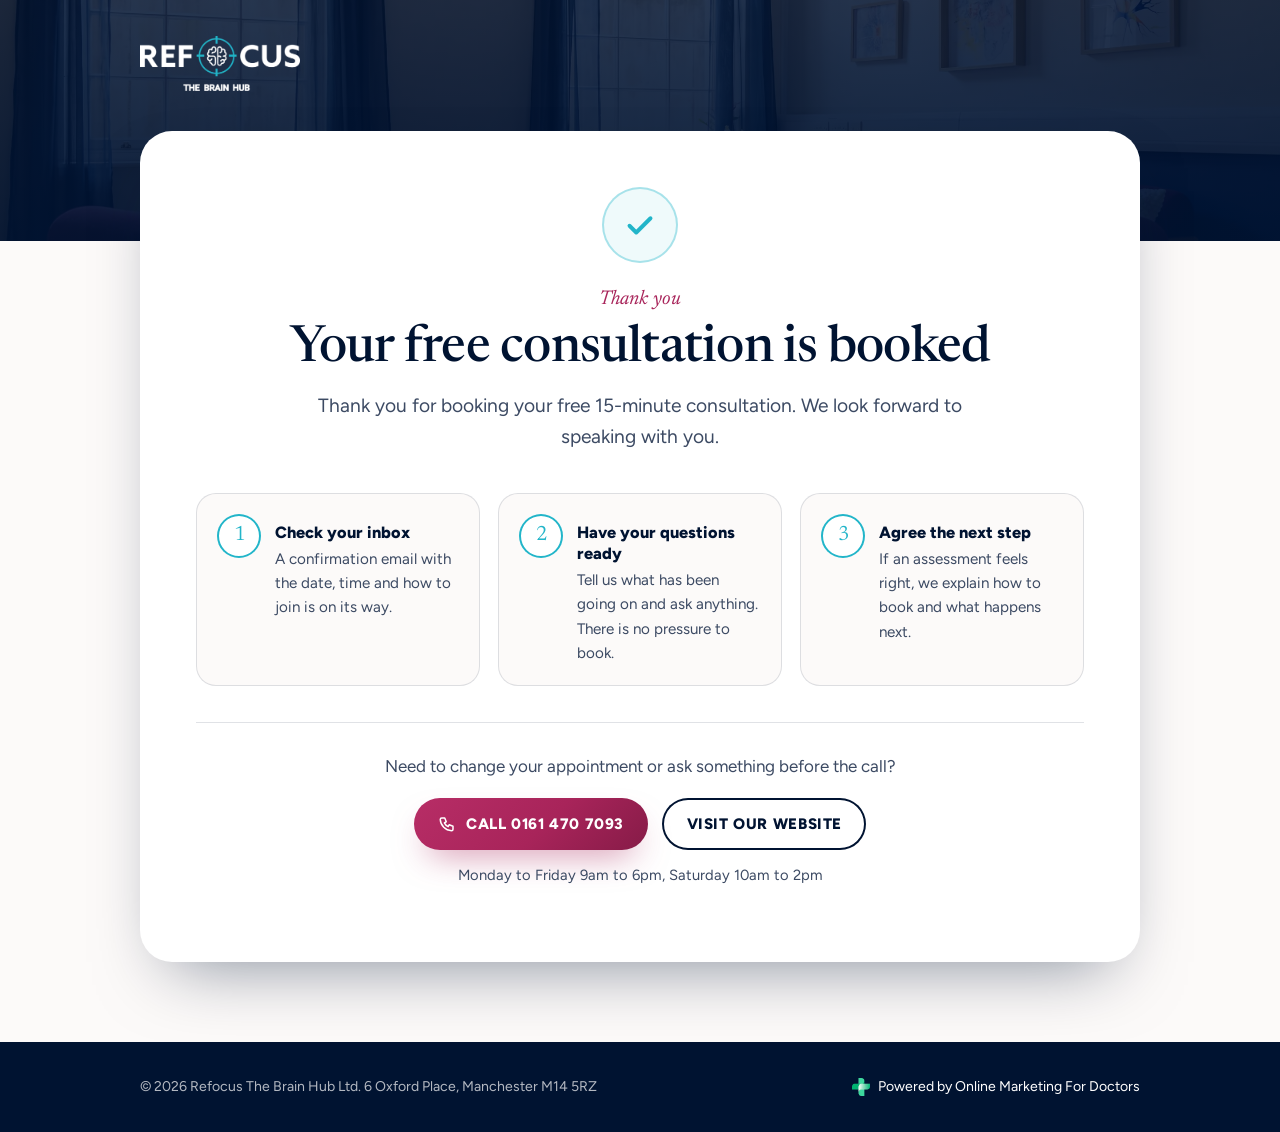
<file: thank-you-booking/index.html>
<!doctype html>
<html lang="en-GB">
<head>
<script async src="https://www.googletagmanager.com/gtm.js?id=GTM-PMHDMPR2"></script>
<script>
  window.dataLayer = window.dataLayer || [];
  function gtag(){dataLayer.push(arguments);}
  gtag('js', new Date());
</script>
<!-- GTM injects the main site's Silktide cookie banner; it is switched off on these pages -->
<style>#silktide-wrapper, #silktide-cookie-icon { display: none !important; }</style>
  <meta charset="utf-8">
  <meta name="viewport" content="width=device-width, initial-scale=1">
  <meta name="robots" content="noindex, nofollow">
  <title>Thank You For Booking | Refocus The Brain Hub</title>
  <meta name="theme-color" content="#001331">
  <link rel="icon" href="/adhd-assessment-adults/favicon.png" type="image/png">
  <link rel="preconnect" href="https://fonts.googleapis.com">
  <link rel="preconnect" href="https://fonts.gstatic.com" crossorigin>
  <link href="https://fonts.googleapis.com/css2?family=Figtree:wght@400;600;700;800&family=Newsreader:opsz,wght@6..72,450;6..72,500&display=swap" rel="stylesheet">
  <style>
    :root { --navy: #001331; --raspberry: #a8245a; --raspberry-dark: #861b47; --blush: #f7e8ec; --porcelain: #fcfaf9; --turquoise: #22b5c9; --turquoise-wash: #effafb; --ink-soft: #3c4a63; --line: rgba(0, 19, 49, 0.12); }
    * { box-sizing: border-box; }
    body { margin: 0; font-family: "Figtree", system-ui, sans-serif; font-size: 1.0625rem; line-height: 1.6; color: var(--navy); background: var(--porcelain); -webkit-font-smoothing: antialiased; }
    img { max-width: 100%; height: auto; display: block; }
    a { color: inherit; }
    :focus-visible { outline: 3px solid var(--turquoise); outline-offset: 3px; border-radius: 6px; }
    .wrap { width: min(100% - 32px, 1000px); margin-inline: auto; }
    .top { position: relative; isolation: isolate; color: #fff; padding: 36px 0 150px; overflow: hidden; background: var(--navy); }
    .top > img { position: absolute; inset: 0; width: 100%; height: 100%; object-fit: cover; z-index: -2; }
    .top::before { content: ""; position: absolute; inset: 0; z-index: -1; background: linear-gradient(180deg, rgba(0, 19, 49, 0.85), rgba(0, 19, 49, 0.94)); }
    .logo { width: 160px; }
    main { position: relative; z-index: 1; margin-top: -110px; padding-bottom: 80px; }
    .card { background: #fff; border-radius: 32px; box-shadow: 0 30px 70px -30px rgba(0, 19, 49, 0.5); padding: clamp(28px, 5vw, 56px); text-align: center; }
    .tick { width: 76px; height: 76px; margin: 0 auto 20px; border-radius: 50%; display: grid; place-items: center; background: var(--turquoise-wash); color: var(--turquoise); box-shadow: inset 0 0 0 2px rgba(34, 181, 201, 0.35); }
    .tick svg { width: 36px; height: 36px; }
    .kicker { font-family: "Newsreader", Georgia, serif; font-style: italic; font-size: 1.25rem; color: var(--raspberry); margin: 0 0 6px; }
    h1 { font-family: "Newsreader", Georgia, serif; font-weight: 500; font-size: clamp(2.1rem, 4.5vw, 3.2rem); line-height: 1.1; letter-spacing: -0.015em; margin: 0 0 14px; }
    .lede { color: var(--ink-soft); font-size: clamp(1.08rem, 1.5vw, 1.22rem); max-width: 56ch; margin: 0 auto; }
    .steps { list-style: none; padding: 0; margin: 40px 0 0; display: grid; grid-template-columns: repeat(3, 1fr); gap: 18px; text-align: left; }
    .steps li { display: grid; grid-template-columns: 44px 1fr; gap: 14px; align-items: start; background: var(--porcelain); border: 1px solid var(--line); border-radius: 20px; padding: 20px; }
    .steps .n { width: 44px; height: 44px; border-radius: 50%; display: grid; place-items: center; background: #fff; color: var(--turquoise); box-shadow: inset 0 0 0 2px var(--turquoise); font-family: "Newsreader", Georgia, serif; font-size: 1.3rem; }
    .steps h3 { font-size: 1.02rem; font-weight: 800; margin: 8px 0 4px; line-height: 1.3; }
    .steps p { margin: 0; font-size: 0.95rem; color: var(--ink-soft); }
    .contact { margin-top: 36px; padding-top: 30px; border-top: 1px solid var(--line); }
    .contact p { margin: 0 0 18px; color: var(--ink-soft); }
    .actions { display: flex; flex-wrap: wrap; justify-content: center; gap: 14px; }
    .btn { display: inline-flex; align-items: center; justify-content: center; gap: 10px; min-height: 52px; padding: 0.9em 1.6em; border-radius: 999px; font-weight: 800; font-size: 0.95rem; letter-spacing: 0.04em; text-transform: uppercase; text-decoration: none; transition: transform 0.2s, background-color 0.2s, color 0.2s; }
    .btn-primary { color: #fff; background: linear-gradient(135deg, #b72d66, var(--raspberry) 55%, var(--raspberry-dark)); box-shadow: 0 16px 34px -14px rgba(168, 36, 90, 0.6); }
    .btn-primary:hover { transform: translateY(-2px); }
    .btn-ghost { color: var(--navy); box-shadow: inset 0 0 0 2px var(--navy); }
    .btn-ghost:hover { background: var(--navy); color: #fff; }
    .btn svg { width: 18px; height: 18px; }
    .hours { margin-top: 14px !important; font-size: 0.92rem; }
    footer { background: var(--navy); color: rgba(255, 255, 255, 0.7); font-size: 0.88rem; padding: 34px 0; }
    footer .wrap { display: flex; flex-wrap: wrap; justify-content: space-between; gap: 14px; }
    footer a { color: #fff; text-decoration: none; }
    .powered { display: inline-flex; align-items: center; gap: 8px; }
    .powered img { width: 18px; height: 18px; }
    @media (max-width: 820px) { .steps { grid-template-columns: 1fr; } }
  </style>
</head>
<body>
  <header class="top">
    <img src="/adhd-assessment-adults/img/room.webp" alt="" width="2400" height="1340">
    <div class="wrap"><a href="https://refocushub.co.uk/" aria-label="Refocus The Brain Hub"><img class="logo" src="/adhd-assessment-adults/img/logo-white.webp" alt="Refocus The Brain Hub" width="400" height="137"></a></div>
  </header>
  <main class="wrap">
    <section class="card" aria-labelledby="title">
      <div class="tick" aria-hidden="true"><svg viewBox="0 0 24 24" fill="none" stroke="currentColor" stroke-width="2.6" stroke-linecap="round" stroke-linejoin="round"><path d="M5 12.5l4.5 4.5L19 7.5"/></svg></div>
      <p class="kicker">Thank you</p>
      <h1 id="title">Your free consultation is booked</h1>
      <p class="lede">Thank you for booking your free 15-minute consultation. We look forward to speaking with you.</p>
      <ol class="steps" aria-label="What happens next">
          <li><span class="n">1</span><div><h3>Check your inbox</h3><p>A confirmation email with the date, time and how to join is on its way.</p></div></li>
          <li><span class="n">2</span><div><h3>Have your questions ready</h3><p>Tell us what has been going on and ask anything. There is no pressure to book.</p></div></li>
          <li><span class="n">3</span><div><h3>Agree the next step</h3><p>If an assessment feels right, we explain how to book and what happens next.</p></div></li>
      </ol>
      <div class="contact">
        <p>Need to change your appointment or ask something before the call?</p>
        <div class="actions">
          <a class="btn btn-primary" href="tel:+441614707093"><svg viewBox="0 0 24 24" aria-hidden="true"><path fill="none" stroke="currentColor" stroke-width="2" stroke-linecap="round" stroke-linejoin="round" d="M5 4h4l2 5-2.5 1.5a11 11 0 0 0 5 5L15 13l5 2v4a2 2 0 0 1-2 2A16 16 0 0 1 3 6a2 2 0 0 1 2-2"/></svg>Call 0161 470 7093</a>
          <a class="btn btn-ghost" href="https://refocushub.co.uk/">Visit our website</a>
        </div>
        <p class="hours">Monday to Friday 9am to 6pm, Saturday 10am to 2pm</p>
      </div>
    </section>
  </main>
  <footer>
    <div class="wrap">
      <span>© 2026 Refocus The Brain Hub Ltd. 6 Oxford Place, Manchester M14 5RZ</span>
      <a class="powered" href="https://onlinemarketingfordoctors.com/" target="_blank" rel="noopener"><img src="/adhd-assessment-adults/img/omd.webp" alt="" width="18" height="18">Powered by Online Marketing For Doctors</a>
    </div>
  </footer>
</body>
</html>
</file>
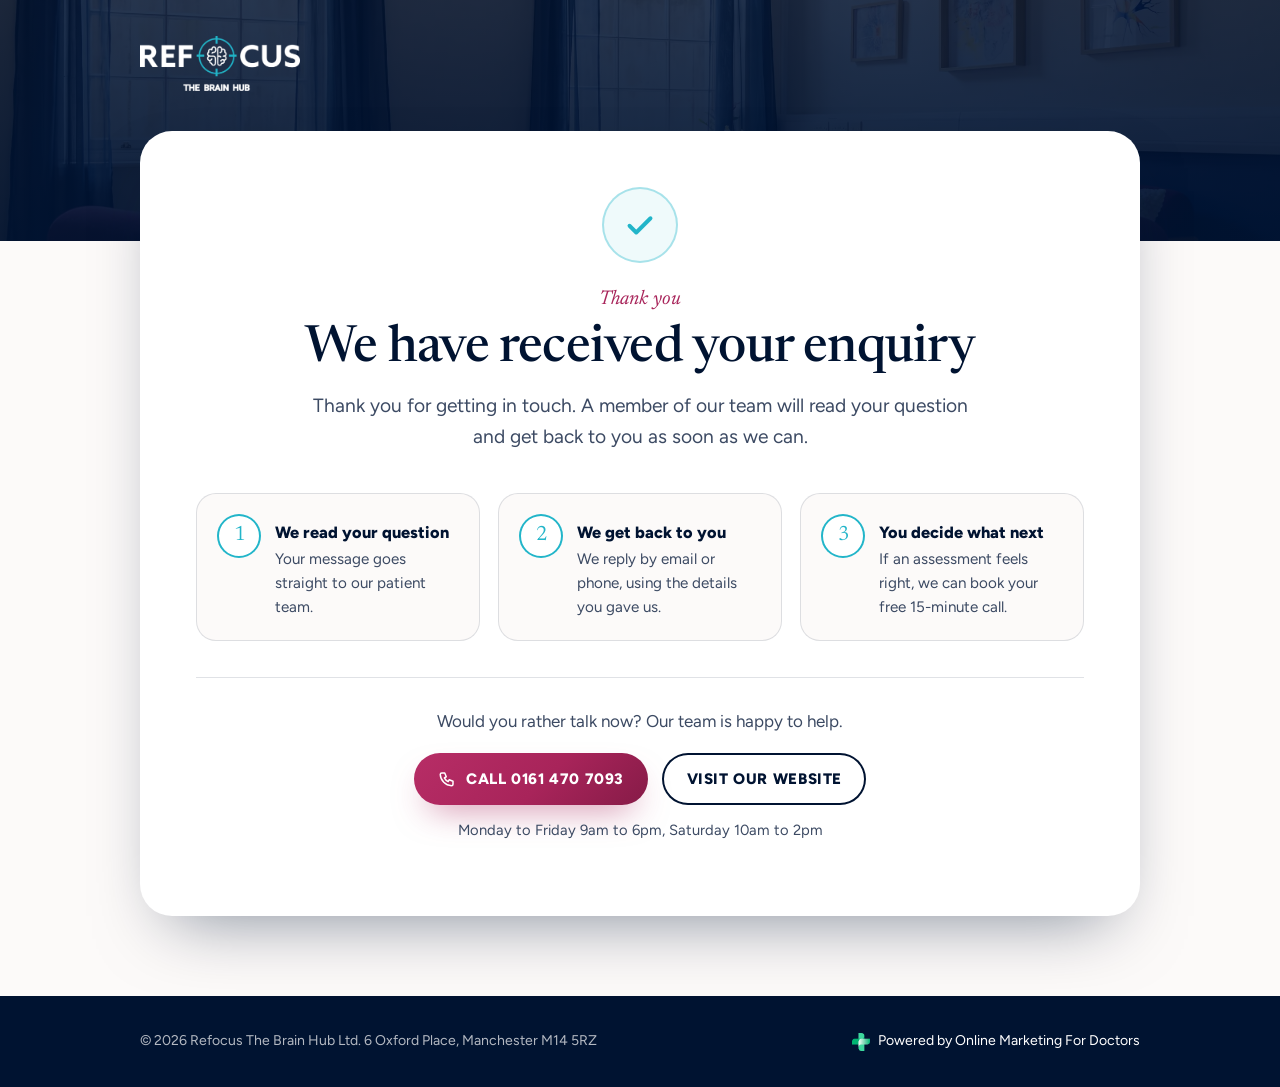
<file: thank-you-enquiry/index.html>
<!doctype html>
<html lang="en-GB">
<head>
<script async src="https://www.googletagmanager.com/gtm.js?id=GTM-PMHDMPR2"></script>
<script>
  window.dataLayer = window.dataLayer || [];
  function gtag(){dataLayer.push(arguments);}
  gtag('js', new Date());
</script>
<!-- GTM injects the main site's Silktide cookie banner; it is switched off on these pages -->
<style>#silktide-wrapper, #silktide-cookie-icon { display: none !important; }</style>
  <meta charset="utf-8">
  <meta name="viewport" content="width=device-width, initial-scale=1">
  <meta name="robots" content="noindex, nofollow">
  <title>Thank You For Your Enquiry | Refocus The Brain Hub</title>
  <meta name="theme-color" content="#001331">
  <link rel="icon" href="/adhd-assessment-adults/favicon.png" type="image/png">
  <link rel="preconnect" href="https://fonts.googleapis.com">
  <link rel="preconnect" href="https://fonts.gstatic.com" crossorigin>
  <link href="https://fonts.googleapis.com/css2?family=Figtree:wght@400;600;700;800&family=Newsreader:opsz,wght@6..72,450;6..72,500&display=swap" rel="stylesheet">
  <style>
    :root { --navy: #001331; --raspberry: #a8245a; --raspberry-dark: #861b47; --blush: #f7e8ec; --porcelain: #fcfaf9; --turquoise: #22b5c9; --turquoise-wash: #effafb; --ink-soft: #3c4a63; --line: rgba(0, 19, 49, 0.12); }
    * { box-sizing: border-box; }
    body { margin: 0; font-family: "Figtree", system-ui, sans-serif; font-size: 1.0625rem; line-height: 1.6; color: var(--navy); background: var(--porcelain); -webkit-font-smoothing: antialiased; }
    img { max-width: 100%; height: auto; display: block; }
    a { color: inherit; }
    :focus-visible { outline: 3px solid var(--turquoise); outline-offset: 3px; border-radius: 6px; }
    .wrap { width: min(100% - 32px, 1000px); margin-inline: auto; }
    .top { position: relative; isolation: isolate; color: #fff; padding: 36px 0 150px; overflow: hidden; background: var(--navy); }
    .top > img { position: absolute; inset: 0; width: 100%; height: 100%; object-fit: cover; z-index: -2; }
    .top::before { content: ""; position: absolute; inset: 0; z-index: -1; background: linear-gradient(180deg, rgba(0, 19, 49, 0.85), rgba(0, 19, 49, 0.94)); }
    .logo { width: 160px; }
    main { position: relative; z-index: 1; margin-top: -110px; padding-bottom: 80px; }
    .card { background: #fff; border-radius: 32px; box-shadow: 0 30px 70px -30px rgba(0, 19, 49, 0.5); padding: clamp(28px, 5vw, 56px); text-align: center; }
    .tick { width: 76px; height: 76px; margin: 0 auto 20px; border-radius: 50%; display: grid; place-items: center; background: var(--turquoise-wash); color: var(--turquoise); box-shadow: inset 0 0 0 2px rgba(34, 181, 201, 0.35); }
    .tick svg { width: 36px; height: 36px; }
    .kicker { font-family: "Newsreader", Georgia, serif; font-style: italic; font-size: 1.25rem; color: var(--raspberry); margin: 0 0 6px; }
    h1 { font-family: "Newsreader", Georgia, serif; font-weight: 500; font-size: clamp(2.1rem, 4.5vw, 3.2rem); line-height: 1.1; letter-spacing: -0.015em; margin: 0 0 14px; }
    .lede { color: var(--ink-soft); font-size: clamp(1.08rem, 1.5vw, 1.22rem); max-width: 56ch; margin: 0 auto; }
    .steps { list-style: none; padding: 0; margin: 40px 0 0; display: grid; grid-template-columns: repeat(3, 1fr); gap: 18px; text-align: left; }
    .steps li { display: grid; grid-template-columns: 44px 1fr; gap: 14px; align-items: start; background: var(--porcelain); border: 1px solid var(--line); border-radius: 20px; padding: 20px; }
    .steps .n { width: 44px; height: 44px; border-radius: 50%; display: grid; place-items: center; background: #fff; color: var(--turquoise); box-shadow: inset 0 0 0 2px var(--turquoise); font-family: "Newsreader", Georgia, serif; font-size: 1.3rem; }
    .steps h3 { font-size: 1.02rem; font-weight: 800; margin: 8px 0 4px; line-height: 1.3; }
    .steps p { margin: 0; font-size: 0.95rem; color: var(--ink-soft); }
    .contact { margin-top: 36px; padding-top: 30px; border-top: 1px solid var(--line); }
    .contact p { margin: 0 0 18px; color: var(--ink-soft); }
    .actions { display: flex; flex-wrap: wrap; justify-content: center; gap: 14px; }
    .btn { display: inline-flex; align-items: center; justify-content: center; gap: 10px; min-height: 52px; padding: 0.9em 1.6em; border-radius: 999px; font-weight: 800; font-size: 0.95rem; letter-spacing: 0.04em; text-transform: uppercase; text-decoration: none; transition: transform 0.2s, background-color 0.2s, color 0.2s; }
    .btn-primary { color: #fff; background: linear-gradient(135deg, #b72d66, var(--raspberry) 55%, var(--raspberry-dark)); box-shadow: 0 16px 34px -14px rgba(168, 36, 90, 0.6); }
    .btn-primary:hover { transform: translateY(-2px); }
    .btn-ghost { color: var(--navy); box-shadow: inset 0 0 0 2px var(--navy); }
    .btn-ghost:hover { background: var(--navy); color: #fff; }
    .btn svg { width: 18px; height: 18px; }
    .hours { margin-top: 14px !important; font-size: 0.92rem; }
    footer { background: var(--navy); color: rgba(255, 255, 255, 0.7); font-size: 0.88rem; padding: 34px 0; }
    footer .wrap { display: flex; flex-wrap: wrap; justify-content: space-between; gap: 14px; }
    footer a { color: #fff; text-decoration: none; }
    .powered { display: inline-flex; align-items: center; gap: 8px; }
    .powered img { width: 18px; height: 18px; }
    @media (max-width: 820px) { .steps { grid-template-columns: 1fr; } }
  </style>
</head>
<body>
  <header class="top">
    <img src="/adhd-assessment-adults/img/room.webp" alt="" width="2400" height="1340">
    <div class="wrap"><a href="https://refocushub.co.uk/" aria-label="Refocus The Brain Hub"><img class="logo" src="/adhd-assessment-adults/img/logo-white.webp" alt="Refocus The Brain Hub" width="400" height="137"></a></div>
  </header>
  <main class="wrap">
    <section class="card" aria-labelledby="title">
      <div class="tick" aria-hidden="true"><svg viewBox="0 0 24 24" fill="none" stroke="currentColor" stroke-width="2.6" stroke-linecap="round" stroke-linejoin="round"><path d="M5 12.5l4.5 4.5L19 7.5"/></svg></div>
      <p class="kicker">Thank you</p>
      <h1 id="title">We have received your enquiry</h1>
      <p class="lede">Thank you for getting in touch. A member of our team will read your question and get back to you as soon as we can.</p>
      <ol class="steps" aria-label="What happens next">
          <li><span class="n">1</span><div><h3>We read your question</h3><p>Your message goes straight to our patient team.</p></div></li>
          <li><span class="n">2</span><div><h3>We get back to you</h3><p>We reply by email or phone, using the details you gave us.</p></div></li>
          <li><span class="n">3</span><div><h3>You decide what next</h3><p>If an assessment feels right, we can book your free 15-minute call.</p></div></li>
      </ol>
      <div class="contact">
        <p>Would you rather talk now? Our team is happy to help.</p>
        <div class="actions">
          <a class="btn btn-primary" href="tel:+441614707093"><svg viewBox="0 0 24 24" aria-hidden="true"><path fill="none" stroke="currentColor" stroke-width="2" stroke-linecap="round" stroke-linejoin="round" d="M5 4h4l2 5-2.5 1.5a11 11 0 0 0 5 5L15 13l5 2v4a2 2 0 0 1-2 2A16 16 0 0 1 3 6a2 2 0 0 1 2-2"/></svg>Call 0161 470 7093</a>
          <a class="btn btn-ghost" href="https://refocushub.co.uk/">Visit our website</a>
        </div>
        <p class="hours">Monday to Friday 9am to 6pm, Saturday 10am to 2pm</p>
      </div>
    </section>
  </main>
  <footer>
    <div class="wrap">
      <span>© 2026 Refocus The Brain Hub Ltd. 6 Oxford Place, Manchester M14 5RZ</span>
      <a class="powered" href="https://onlinemarketingfordoctors.com/" target="_blank" rel="noopener"><img src="/adhd-assessment-adults/img/omd.webp" alt="" width="18" height="18">Powered by Online Marketing For Doctors</a>
    </div>
  </footer>
</body>
</html>
</file>
<file: adhd-assessment-adults/styles.css>
/* Refocus The Brain Hub: adult ADHD assessment landing page */

:root {
  --navy: #001331;
  --navy-2: #0b2350;
  --navy-3: #16336b;
  --raspberry: #a8245a;
  --raspberry-dark: #861b47;
  --raspberry-soft: #c75b85;
  --blush: #f7e8ec;
  --blush-2: #fbf1f3;
  --porcelain: #fcfaf9;
  --mist: #eaf0f6;
  --turquoise: #22b5c9;
  --turquoise-wash: #effafb; /* logo turquoise at 7% over white */
  --ink: #001331;
  --ink-soft: #3c4a63;
  --line: rgba(0, 19, 49, 0.12);
  --white: #ffffff;

  --serif: "Newsreader", Georgia, "Times New Roman", serif;
  --sans: "Figtree", system-ui, -apple-system, "Segoe UI", sans-serif;

  --r-sm: 12px;
  --r-md: 20px;
  --r-lg: 32px;
  --r-xl: 48px;

  --shadow-soft: 0 18px 50px -24px rgba(0, 19, 49, 0.35);
  --shadow-lift: 0 30px 70px -30px rgba(0, 19, 49, 0.5);
  --shadow-rasp: 0 16px 34px -14px rgba(168, 36, 90, 0.6);

  --header-h: 88px;
  --wrap: 1240px;
  --gutter: clamp(16px, 4vw, 40px);
}

*,
*::before,
*::after { box-sizing: border-box; }

html { overflow-x: clip; scroll-behavior: smooth; scroll-padding-top: calc(var(--header-h) + 12px); }
@media (prefers-reduced-motion: reduce) {
  html { scroll-behavior: auto; }
  *, *::before, *::after { animation-duration: 0.001ms !important; animation-iteration-count: 1 !important; transition-duration: 0.001ms !important; }
}

body {
  margin: 0;
  font-family: var(--sans);
  font-size: 1.0625rem;
  line-height: 1.6;
  color: var(--ink);
  background: var(--porcelain);
  -webkit-font-smoothing: antialiased;
  overflow-x: hidden;
}

img { max-width: 100%; height: auto; display: block; }
a { color: inherit; }
button { font: inherit; color: inherit; }

:focus-visible { outline: 3px solid var(--turquoise); outline-offset: 3px; border-radius: 6px; }

.sr-only { position: absolute; width: 1px; height: 1px; padding: 0; margin: -1px; overflow: hidden; clip: rect(0 0 0 0); white-space: nowrap; border: 0; }
.skip-link { position: absolute; left: 12px; top: -60px; z-index: 200; background: var(--navy); color: #fff; padding: 10px 16px; border-radius: 10px; }
.skip-link:focus { top: 12px; }

.wrap { width: min(100% - 2 * var(--gutter), var(--wrap)); margin-inline: auto; }

/* ---------- Type ---------- */
h1, h2, h3 { font-family: var(--serif); font-weight: 500; letter-spacing: -0.015em; line-height: 1.08; margin: 0 0 0.5em; }
h1 { font-size: clamp(2.4rem, 4.8vw, 4.2rem); font-weight: 450; }
h2 { font-size: clamp(2.1rem, 4vw, 3.4rem); }
h3 { font-size: clamp(1.35rem, 2vw, 1.7rem); line-height: 1.2; }
p { margin: 0 0 1em; }
.lede { font-size: clamp(1.125rem, 1.5vw, 1.3rem); line-height: 1.55; color: var(--ink-soft); max-width: 62ch; }
.on-dark .lede, .on-dark p { color: rgba(255, 255, 255, 0.82); }
.kicker { font-family: var(--serif); font-style: italic; font-size: 1.25rem; color: var(--raspberry); margin-bottom: 0.6rem; }
.on-dark .kicker { color: #f4b8cf; }

/* ---------- Buttons ---------- */
.btn {
  display: inline-flex; align-items: center; justify-content: center; gap: 0.6em;
  min-height: 52px; padding: 0.9em 1.6em;
  border: 0; border-radius: 999px; cursor: pointer;
  font-family: var(--sans); font-weight: 800; font-size: 0.95rem; letter-spacing: 0.04em; text-transform: uppercase; text-decoration: none; text-align: center;
  transition: transform 0.2s ease, box-shadow 0.2s ease, background-color 0.2s ease;
}
.btn-primary { background: linear-gradient(135deg, #b72d66, var(--raspberry) 55%, var(--raspberry-dark)); color: #fff; box-shadow: var(--shadow-rasp); }
.btn-primary:hover { transform: translateY(-2px); box-shadow: 0 22px 40px -14px rgba(168, 36, 90, 0.75); }
.btn-ghost { background: transparent; color: var(--navy); box-shadow: inset 0 0 0 2px var(--navy); }
.btn-ghost:hover { background: var(--navy); color: #fff; }
.on-dark .btn-ghost { color: #fff; box-shadow: inset 0 0 0 2px rgba(255, 255, 255, 0.7); }
.on-dark .btn-ghost:hover { background: #fff; color: var(--navy); }
.btn-lg { min-height: 60px; padding: 1em 2em; font-size: 1rem; }

/* ---------- Header ---------- */
.site-header {
  position: fixed; inset: 0 0 auto 0; z-index: 100;
  height: var(--header-h);
  transition: background-color 0.3s ease, box-shadow 0.3s ease, height 0.3s ease;
}
.site-header.is-scrolled { background: rgba(252, 250, 249, 0.94); backdrop-filter: blur(14px); -webkit-backdrop-filter: blur(14px); box-shadow: 0 10px 30px -18px rgba(0, 19, 49, 0.4); --header-h: 76px; }
.header-inner { height: 100%; display: grid; grid-template-columns: auto 1fr auto; align-items: center; gap: 24px; width: min(100% - 2 * var(--gutter), 1400px); margin-inline: auto; }
.brand { display: block; width: 168px; }
.brand img { width: 100%; height: auto; }
.brand .logo-dark { display: none; }
.site-header.is-scrolled .brand .logo-dark { display: block; }
.site-header.is-scrolled .brand .logo-light { display: none; }

.main-nav ul { list-style: none; margin: 0; padding: 0; display: flex; justify-content: center; gap: clamp(14px, 1.6vw, 30px); }
.main-nav a { font-weight: 800; font-size: 0.86rem; letter-spacing: 0.06em; text-transform: uppercase; text-decoration: none; color: #fff; padding: 8px 2px; position: relative; white-space: nowrap; }
.main-nav a::after { content: ""; position: absolute; left: 0; right: 0; bottom: 2px; height: 2px; background: var(--raspberry-soft); transform: scaleX(0); transform-origin: left; transition: transform 0.25s ease; }
.main-nav a:hover::after, .main-nav a.is-active::after { transform: scaleX(1); }
.site-header.is-scrolled .main-nav a { color: var(--navy); }

.header-actions { display: flex; align-items: center; gap: 22px; }
.header-phone { display: flex; flex-direction: column; text-decoration: none; color: #fff; line-height: 1.1; }
.header-phone small { font-size: 0.7rem; font-weight: 800; letter-spacing: 0.12em; opacity: 0.85; }
.header-phone strong { font-size: 1.35rem; font-weight: 800; letter-spacing: 0.01em; white-space: nowrap; }
.site-header.is-scrolled .header-phone { color: var(--navy); }
.header-actions .btn { min-height: 48px; padding: 0.8em 1.3em; font-size: 0.82rem; white-space: nowrap; }

.icon-btn { display: none; width: 46px; height: 46px; border-radius: 50%; border: 0; background: rgba(255, 255, 255, 0.14); color: #fff; align-items: center; justify-content: center; cursor: pointer; text-decoration: none; }
.icon-btn svg { width: 22px; height: 22px; }
.site-header.is-scrolled .icon-btn { background: var(--mist); color: var(--navy); }
.btn-mini { display: none; }

.header-actions .label-short { display: none; }
@media (max-width: 1480px) {
  .header-actions .label-long { display: none; }
  .header-actions .label-short { display: inline; }
}
@media (max-width: 1180px) {
  .header-phone small { display: none; }
  .header-phone strong { font-size: 1.1rem; }
  .brand { width: 140px; }
}
@media (max-width: 1320px) {
  :root { --header-h: 72px; }
  .site-header.is-scrolled { --header-h: 68px; }
  .header-inner { grid-template-columns: 1fr auto; gap: 12px; }
  .main-nav { position: fixed; inset: var(--header-h) 0 auto 0; background: var(--porcelain); box-shadow: 0 20px 40px -20px rgba(0, 19, 49, 0.4); transform: translateY(-12px); opacity: 0; visibility: hidden; transition: all 0.25s ease; padding: 12px var(--gutter) 24px; }
  .main-nav.is-open { transform: none; opacity: 1; visibility: visible; }
  .main-nav ul { flex-direction: column; gap: 0; }
  .main-nav a { display: block; color: var(--navy); padding: 16px 0; border-bottom: 1px solid var(--line); font-size: 1rem; }
  .main-nav a::after { display: none; }
  .header-phone, .header-actions > .btn { display: none; }
  .header-actions { gap: 10px; }
  .icon-btn { display: inline-flex; }
  .brand { width: 132px; }
  .site-header.is-scrolled .brand { display: none; }
  .site-header.is-scrolled .btn-mini { display: inline-flex; min-height: 44px; padding: 0.6em 1.1em; font-size: 0.78rem; justify-self: start; }
}

/* ---------- Hero ---------- */
.hero { position: relative; min-height: 100vh; min-height: 100svh; display: flex; align-items: center; color: #fff; overflow: hidden; isolation: isolate; background: var(--navy); }
.hero-media { position: absolute; inset: 0; z-index: -2; }
.hero-media video { width: 100%; height: 100%; object-fit: cover; object-position: center; display: block; }
.hero::before { content: ""; position: absolute; inset: 0; z-index: -1; background: linear-gradient(90deg, rgba(0, 19, 49, 0.96) 0%, rgba(0, 19, 49, 0.86) 34%, rgba(0, 19, 49, 0.25) 60%, rgba(0, 19, 49, 0) 75%), linear-gradient(0deg, rgba(0, 19, 49, 0.55), rgba(0, 19, 49, 0) 30%); }
.hero-inner { width: min(100% - 2 * var(--gutter), 1400px); margin-inline: auto; padding: calc(var(--header-h) + 40px) 0 clamp(80px, 9vw, 130px); }
.hero-copy { max-width: 620px; }
.hero h1 { margin-bottom: 0.35em; }
.hero-sub { font-size: clamp(1.1rem, 1.5vw, 1.3rem); color: rgba(255, 255, 255, 0.86); max-width: 52ch; margin-bottom: 1.6rem; }
.hero-points { list-style: none; margin: 0 0 2rem; padding: 0; display: grid; gap: 12px; }
.hero-points li { display: flex; align-items: center; gap: 14px; font-weight: 600; font-size: 1.05rem; }
.hero-points .tick { flex: none; width: 28px; height: 28px; border-radius: 50%; display: grid; place-items: center; background: rgba(199, 91, 133, 0.22); box-shadow: inset 0 0 0 1.5px rgba(244, 184, 207, 0.7); }
.hero-points .tick svg { width: 14px; height: 14px; color: #f7c4d8; }
.hero-points .offer-point strong { color: #f7c4d8; }
.hero-cta { display: flex; flex-wrap: wrap; align-items: center; gap: 18px 26px; }
.google-badge { display: inline-flex; align-items: center; gap: 12px; padding: 10px 18px 10px 12px; border-radius: 999px; background: rgba(255, 255, 255, 0.96); color: var(--navy); text-decoration: none; box-shadow: 0 12px 30px -14px rgba(0, 0, 0, 0.5); }
.google-badge .g-logo { width: 26px; height: 26px; }
.google-badge > span { display: flex; align-items: center; gap: 8px; }
.google-badge .score { font-weight: 800; font-size: 1.15rem; }
.stars { display: inline-flex; gap: 2px; color: #f5b301; }
.stars svg { width: 16px; height: 16px; }

.hero-inner { position: relative; z-index: 2; }

.hero-copy > * { opacity: 0; transform: translateY(18px); animation: heroIn 0.9s cubic-bezier(0.2, 0.7, 0.2, 1) forwards; }
.hero-copy > *:nth-child(1) { animation-delay: 0.15s; }
.hero-copy > *:nth-child(2) { animation-delay: 0.3s; }
.hero-copy > *:nth-child(3) { animation-delay: 0.45s; }
.hero-copy > *:nth-child(4) { animation-delay: 0.6s; }
@keyframes heroIn { to { opacity: 1; transform: none; } }

@media (max-width: 820px) {
  .hero { align-items: flex-end; }
  .hero { display: block; }
  .hero-media { bottom: auto; height: 62vh; }
  .hero::before { background: linear-gradient(180deg, rgba(0, 19, 49, 0.55) 0%, rgba(0, 19, 49, 0) 22%, rgba(0, 19, 49, 0) 38vh, var(--navy) 62vh); }
  .hero-inner { padding-top: 54vh; padding-bottom: 120px; }
  .hero-points li { font-size: 1rem; }
  .hero-cta .btn { width: 100%; }
}

/* ---------- Section scaffolding ---------- */
.section { position: relative; overflow-x: clip; padding: clamp(80px, 10vw, 140px) 0; }
.section-head { max-width: 760px; margin-bottom: clamp(36px, 5vw, 64px); }
.section-head.center { margin-inline: auto; text-align: center; }
.section-head.center .lede { margin-inline: auto; }
.deco { position: absolute; pointer-events: none; z-index: 0; opacity: 0.55; user-select: none; }
.deco-waves { height: auto; opacity: 0.55; }
@media (max-width: 760px) { .deco-waves { opacity: 0.25; max-width: 60vw; } }
.section > .wrap { position: relative; z-index: 1; }

.wave-top, .wave-bottom { position: absolute; left: 0; right: 0; height: clamp(50px, 7vw, 110px); pointer-events: none; }
.wave-top { top: -1px; }
.wave-bottom { bottom: -1px; }
.wave-top svg, .wave-bottom svg { width: 100%; height: 100%; display: block; }

/* ---------- Reviews ---------- */
.reviews { background: var(--turquoise-wash); padding-top: clamp(40px, 6vw, 80px); overflow: hidden; }
.reviews-head { display: flex; flex-wrap: wrap; justify-content: space-between; align-items: flex-end; gap: 20px; margin-bottom: 36px; }
.reviews-head h2 { margin: 0; }
.rating-line { display: flex; align-items: center; gap: 12px; font-weight: 700; color: var(--ink-soft); }
.rating-line .stars svg { width: 20px; height: 20px; }
.carousel { position: relative; }
.carousel-track { display: grid; grid-auto-flow: column; grid-auto-columns: calc((100% - 2 * 24px) / 3); gap: 24px; overflow-x: auto; scroll-snap-type: x mandatory; scroll-behavior: smooth; padding: 10px 4px 34px; margin: -10px -4px 0; scrollbar-width: none; }
.carousel-track::-webkit-scrollbar { display: none; }
.carousel-track > * { scroll-snap-align: start; }
@media (max-width: 1020px) { .carousel-track { grid-auto-columns: calc((100% - 24px) / 2); } }
@media (max-width: 640px) { .carousel-track { grid-auto-columns: 86%; gap: 16px; } }

.review-card { position: relative; background: #fff; border-radius: var(--r-md); padding: 28px 28px 24px; box-shadow: var(--shadow-soft); display: flex; flex-direction: column; min-height: 100%; }
.review-card .g-logo { position: absolute; top: 24px; right: 24px; width: 26px; height: 26px; }
.review-meta { display: flex; align-items: center; gap: 14px; margin-bottom: 14px; padding-right: 40px; }
.avatar { width: 46px; height: 46px; border-radius: 50%; display: grid; place-items: center; font-weight: 800; color: #fff; font-size: 1.1rem; flex: none; }
.review-name { font-weight: 800; line-height: 1.2; }
.review-card .stars { margin-bottom: 12px; }
.review-text { margin: 0; color: var(--ink-soft); display: -webkit-box; -webkit-line-clamp: 6; -webkit-box-orient: vertical; overflow: hidden; }
.review-card.is-expanded .review-text { -webkit-line-clamp: unset; display: block; }
.read-more { margin-top: 12px; align-self: flex-start; background: none; border: 0; padding: 4px 0; cursor: pointer; font-weight: 800; font-size: 0.82rem; letter-spacing: 0.08em; text-transform: uppercase; color: var(--raspberry); }
.read-more[hidden] { display: none; }
.carousel-controls { display: flex; align-items: center; justify-content: center; gap: 18px; }
.carousel-btn { width: 50px; height: 50px; border-radius: 50%; border: 0; background: #fff; color: var(--navy); box-shadow: var(--shadow-soft); cursor: pointer; display: grid; place-items: center; transition: background-color 0.2s, color 0.2s; }
.carousel-btn:hover { background: var(--navy); color: #fff; }
.carousel-btn svg { width: 20px; height: 20px; }
.carousel-dots { display: flex; gap: 8px; }
.carousel-dots button { width: 10px; height: 10px; padding: 0; border-radius: 999px; border: 0; background: rgba(0, 19, 49, 0.2); cursor: pointer; transition: width 0.3s, background-color 0.3s; }
.carousel-dots button[aria-current="true"] { width: 30px; background: var(--raspberry); }

/* ---------- Intro (editorial split with satellite) ---------- */
.intro { background: var(--porcelain); }
.intro-grid { display: grid; grid-template-columns: 1.05fr 1fr; gap: clamp(40px, 7vw, 110px); align-items: center; }
.intro-media { position: relative; padding: 0 12% 14% 0; }
.intro-media .main { border-radius: var(--r-xl) var(--r-xl) var(--r-xl) 0; box-shadow: var(--shadow-lift); aspect-ratio: 4 / 5; object-fit: cover; width: 100%; }
.intro-media .satellite { position: absolute; right: 0; bottom: 0; width: 46%; aspect-ratio: 1; object-fit: cover; border-radius: var(--r-lg); border: 8px solid var(--porcelain); box-shadow: var(--shadow-lift); }
.intro-media .note { position: absolute; left: -18px; top: 9%; background: #fff; border-radius: var(--r-md); padding: 16px 20px; box-shadow: var(--shadow-soft); max-width: 230px; font-family: var(--serif); font-style: italic; font-size: 1.1rem; line-height: 1.35; }
.intro-copy p.big { font-family: var(--serif); font-size: clamp(1.35rem, 2.1vw, 1.75rem); line-height: 1.45; color: var(--navy); }
.intro-copy p.big::first-line { color: var(--raspberry); }
.intro-copy .btn { margin-top: 12px; }
@media (max-width: 900px) {
  .intro-grid { grid-template-columns: 1fr; }
  .intro-media { max-width: 520px; }
  .intro-media .note { left: 8px; }
}

/* ---------- Signs (full-bleed image + interactive checklist) ---------- */
.signs { padding: 0; color: var(--navy); }
.signs-bg { position: relative; min-height: 900px; display: flex; align-items: center; padding: clamp(90px, 10vw, 150px) 0; overflow: hidden; isolation: isolate; }
.signs-bg > img { position: absolute; inset: 0; width: 100%; height: 100%; object-fit: cover; object-position: 70% center; z-index: -2; }
.signs-bg::before { content: ""; position: absolute; inset: 0; z-index: -1; background: linear-gradient(90deg, rgba(252, 250, 249, 0.6) 0%, rgba(252, 250, 249, 0.1) 55%, rgba(252, 250, 249, 0) 100%); }
.signs-card { width: min(640px, 100%); background: rgba(255, 255, 255, 0.86); backdrop-filter: blur(18px) saturate(1.2); -webkit-backdrop-filter: blur(18px) saturate(1.2); border-radius: var(--r-lg); padding: clamp(28px, 4vw, 48px); box-shadow: var(--shadow-lift); }
.signs-card h2 { font-size: clamp(2rem, 3.4vw, 2.9rem); }
.sign-list { list-style: none; margin: 24px 0; padding: 0; display: grid; gap: 10px; }
.sign-list button { width: 100%; display: flex; align-items: center; gap: 14px; text-align: left; background: #fff; border: 1.5px solid var(--line); border-radius: 14px; padding: 13px 16px; cursor: pointer; font-weight: 600; font-size: 1rem; transition: border-color 0.2s, background-color 0.2s, transform 0.2s; }
.sign-list button:hover { border-color: var(--raspberry-soft); }
.sign-list .box { flex: none; width: 24px; height: 24px; border-radius: 7px; border: 2px solid rgba(0, 19, 49, 0.3); display: grid; place-items: center; transition: all 0.2s; }
.sign-list .box svg { width: 14px; height: 14px; color: #fff; opacity: 0; transform: scale(0.4); transition: all 0.2s; }
.sign-list button[aria-pressed="true"] { background: var(--blush-2); border-color: var(--raspberry); }
.sign-list button[aria-pressed="true"] .box { background: var(--raspberry); border-color: var(--raspberry); }
.sign-list button[aria-pressed="true"] .box svg { opacity: 1; transform: none; }
.sign-result { min-height: 3.2em; font-weight: 600; color: var(--ink-soft); }
.sign-result strong { color: var(--raspberry); }
.signs-foot { display: flex; flex-wrap: wrap; align-items: center; gap: 14px 22px; }
.fineprint { font-size: 0.85rem; color: var(--ink-soft); margin: 18px 0 0; }
@media (max-width: 820px) {
  .signs-bg { min-height: 0; padding-top: 52vw; align-items: flex-end; }
  .signs-bg > img { height: 70vw; object-position: 72% center; }
  .signs-bg::before { background: linear-gradient(180deg, rgba(252, 250, 249, 0) 30vw, var(--porcelain) 68vw); }
}

/* ---------- Consultant-led (navy, layered image + cards) ---------- */
.expertise { background: var(--navy); color: #fff; overflow: hidden; }
.expertise h2, .expertise h3 { color: #fff; }
.expertise-grid { display: grid; grid-template-columns: 1fr 1.1fr; gap: clamp(40px, 6vw, 90px); align-items: center; }
.expertise-media { position: relative; }
.expertise-media .main { width: 100%; aspect-ratio: 4 / 3.4; object-fit: cover; border-radius: var(--r-xl); box-shadow: 0 40px 80px -30px rgba(0, 0, 0, 0.7); }
.expertise-media .float-card { position: absolute; right: -6%; bottom: -8%; width: 62%; background: #fff; color: var(--navy); border-radius: var(--r-md); padding: 22px 24px; box-shadow: var(--shadow-lift); }
.float-card .who { display: flex; align-items: center; gap: 14px; margin-bottom: 10px; }
.float-card .who img { width: 54px; height: 54px; border-radius: 50%; object-fit: cover; object-position: center 20%; }
.float-card .who strong { display: block; line-height: 1.2; }
.float-card .who span { font-size: 0.85rem; color: var(--ink-soft); }
.on-dark .float-card p { color: var(--navy); }
.float-card p { margin: 0; font-family: var(--serif); font-size: 1.12rem; line-height: 1.4; font-style: italic; }
.cred-list { display: grid; gap: 14px; margin-top: 30px; }
.cred { display: grid; grid-template-columns: 52px 1fr; gap: 18px; align-items: start; padding: 20px 22px; border-radius: var(--r-md); background: linear-gradient(135deg, rgba(255, 255, 255, 0.08), rgba(255, 255, 255, 0.03)); box-shadow: inset 0 0 0 1px rgba(255, 255, 255, 0.1); }
.cred .ico { width: 52px; height: 52px; border-radius: 16px; display: grid; place-items: center; background: rgba(199, 91, 133, 0.2); color: #f7c4d8; }
.cred .ico svg { width: 26px; height: 26px; }
.cred h3 { font-family: var(--sans); font-size: 1.08rem; font-weight: 800; letter-spacing: 0; margin: 0 0 4px; }
.cred p { margin: 0; font-size: 0.98rem; color: rgba(255, 255, 255, 0.76); }
@media (max-width: 960px) {
  .expertise-grid { grid-template-columns: 1fr; }
  .expertise-media { margin-bottom: 60px; }
  .expertise-media .float-card { right: 4%; width: 80%; }
}

/* ---------- Framework (expanding image panels) ---------- */
.framework { background: var(--porcelain); }
.fw-head { display: grid; grid-template-columns: 1.2fr 1fr; gap: 24px 60px; align-items: end; margin-bottom: clamp(32px, 4vw, 52px); }
.fw-head .section-head { margin-bottom: 0; }
.fw-head .lede { margin: 0; }
.fw-panels { list-style: none; margin: 0; padding: 0; display: flex; gap: 16px; height: clamp(520px, 62vh, 640px); }
.fw-panel { position: relative; flex: 1 1 0; min-width: 0; border-radius: var(--r-lg); overflow: hidden; isolation: isolate; box-shadow: var(--shadow-soft); transition: flex-grow 0.6s cubic-bezier(0.2, 0.7, 0.2, 1), box-shadow 0.3s; background: var(--navy); }
.fw-panel.is-active { flex-grow: 3.4; box-shadow: var(--shadow-lift); }
.fw-panel > img { position: absolute; inset: 0; width: 100%; height: 100%; object-fit: cover; z-index: -2; transition: transform 1.2s ease; }
.fw-panel.is-active > img { transform: scale(1.03); }
.fw-panel::after { content: ""; position: absolute; inset: 0; z-index: -1; background: linear-gradient(180deg, rgba(0, 19, 49, 0.05) 30%, rgba(0, 19, 49, 0.88) 100%); transition: background 0.4s; }
.fw-panel.is-active::after { background: linear-gradient(180deg, rgba(0, 19, 49, 0) 25%, rgba(0, 19, 49, 0.55) 55%, rgba(0, 19, 49, 0.94) 100%); }
.fw-trigger { position: absolute; inset: 0; width: 100%; border: 0; background: none; cursor: pointer; color: #fff; display: flex; flex-direction: column; align-items: flex-start; justify-content: flex-end; gap: 10px; padding: 24px; text-align: left; }
.fw-num { width: 42px; height: 42px; border-radius: 50%; display: grid; place-items: center; font-family: var(--serif); font-size: 1.3rem; background: rgba(255, 255, 255, 0.16); box-shadow: inset 0 0 0 1px rgba(255, 255, 255, 0.45); backdrop-filter: blur(6px); }
.fw-panel.is-active .fw-num { background: var(--turquoise); box-shadow: none; }
.fw-name { font-family: var(--serif); font-size: clamp(1.4rem, 2vw, 1.9rem); line-height: 1.1; }
.fw-trigger { transition: opacity 0.3s; }
.fw-panel.is-active .fw-trigger { opacity: 0; pointer-events: none; }
.fw-step { font-weight: 800; font-size: 0.85rem; letter-spacing: 0.06em; color: #f7c4d8 !important; margin: 0 0 8px !important; }
.fw-body { position: absolute; left: 0; right: 0; bottom: 0; padding: 0 clamp(24px, 3vw, 40px) clamp(24px, 3vw, 36px); color: #fff; opacity: 0; transform: translateY(16px); transition: opacity 0.4s ease, transform 0.5s ease; pointer-events: none; max-width: 640px; }
.fw-panel.is-active .fw-body { opacity: 1; transform: none; transition-delay: 0.25s; pointer-events: auto; }
.fw-body h3 { color: #fff; font-size: clamp(1.5rem, 2.2vw, 2rem); margin-bottom: 10px; }
.fw-body p { color: rgba(255, 255, 255, 0.86); margin-bottom: 0.7em; }
.fw-body .fw-tag { font-family: var(--serif); font-style: italic; font-size: 1.2rem; color: #f7c4d8; margin: 0; }
@media (max-width: 900px) {
  .fw-head { grid-template-columns: 1fr; }
  .fw-panels { flex-direction: column; height: auto; }
  .fw-panel, .fw-panel.is-active { flex: none; min-height: 0; }
  .fw-panel > img { position: relative; height: auto; aspect-ratio: 4 / 3; transform: none !important; }
  .fw-panel::after { display: none; }
  .fw-trigger { position: absolute; inset: 0 0 auto 0; height: auto; aspect-ratio: 4 / 3; pointer-events: none; background: linear-gradient(180deg, rgba(0, 19, 49, 0) 50%, rgba(0, 19, 49, 0.75)); justify-content: flex-end !important; }
  .fw-panel.is-active .fw-trigger { opacity: 1; }
  .fw-step { display: none; }
  .fw-body { position: static; opacity: 1; transform: none; pointer-events: auto; padding: 22px 22px 26px; background: var(--navy); max-width: none; }
}

/* ---------- Assessment journey (tabs with swapping image) ---------- */
.journey { background: var(--porcelain); }
.journey-grid { display: grid; grid-template-columns: 0.95fr 1.05fr; gap: clamp(36px, 6vw, 90px); align-items: start; }
.journey-media { position: sticky; top: calc(var(--header-h) + 30px); }
.journey-frame { position: relative; border-radius: var(--r-xl); overflow: hidden; aspect-ratio: 4 / 5; box-shadow: var(--shadow-lift); background: var(--mist); }
.journey-frame img { position: absolute; inset: 0; width: 100%; height: 100%; object-fit: cover; opacity: 0; transform: scale(1.04); transition: opacity 0.6s ease, transform 1.2s ease; }
.journey-frame img.is-active { opacity: 1; transform: none; }
.journey-chip { position: absolute; left: 20px; bottom: 20px; right: 20px; background: rgba(255, 255, 255, 0.92); backdrop-filter: blur(10px); border-radius: var(--r-md); padding: 14px 18px; font-weight: 700; display: flex; align-items: center; gap: 12px; }
.journey-chip .dot { width: 10px; height: 10px; border-radius: 50%; background: var(--raspberry); box-shadow: 0 0 0 6px rgba(168, 36, 90, 0.15); }
.tabs { display: flex; gap: 8px; padding: 6px; border-radius: 999px; background: var(--mist); margin-bottom: 28px; }
.tab { flex: 1; border: 0; background: transparent; border-radius: 999px; padding: 12px 14px; font-weight: 800; font-size: 0.95rem; cursor: pointer; color: var(--ink-soft); display: flex; align-items: center; justify-content: center; gap: 10px; transition: background-color 0.25s, color 0.25s, box-shadow 0.25s; }
.tab .num { width: 26px; height: 26px; border-radius: 50%; display: grid; place-items: center; font-size: 0.8rem; background: rgba(0, 19, 49, 0.08); }
.tab[aria-selected="true"] { background: #fff; color: var(--navy); box-shadow: 0 8px 20px -12px rgba(0, 19, 49, 0.45); }
.tab[aria-selected="true"] .num { background: var(--raspberry); color: #fff; }
.tab-panel { animation: panelIn 0.45s ease; }
.tab-panel[hidden] { display: none; }
@keyframes panelIn { from { opacity: 0; transform: translateY(10px); } to { opacity: 1; transform: none; } }
.tab-panel h3 { font-size: clamp(1.6rem, 2.4vw, 2.1rem); }
.check-list { list-style: none; padding: 0; margin: 18px 0 0; display: grid; gap: 12px; }
.check-list li { position: relative; padding-left: 34px; }
.check-list li::before { content: ""; position: absolute; left: 0; top: 0.3em; width: 20px; height: 20px; border-radius: 50%; background: var(--blush) url("data:image/svg+xml,%3Csvg xmlns='http://www.w3.org/2000/svg' viewBox='0 0 24 24' fill='none' stroke='%23a8245a' stroke-width='3.2' stroke-linecap='round' stroke-linejoin='round'%3E%3Cpath d='M5 12.5l4.5 4.5L19 7.5'/%3E%3C/svg%3E") center / 12px no-repeat; }
.tool-grid { display: grid; grid-template-columns: repeat(2, 1fr); gap: 12px; margin-top: 22px; }
.tool { background: #fff; border-radius: var(--r-sm); padding: 14px 16px; box-shadow: 0 8px 24px -18px rgba(0, 19, 49, 0.5); border: 1px solid var(--line); }
.tool strong { display: block; font-size: 0.98rem; }
.tool span { font-size: 0.86rem; color: var(--ink-soft); }
@media (max-width: 900px) {
  .journey-grid { grid-template-columns: 1fr; }
  .journey-media { position: relative; top: 0; }
  .journey-frame { aspect-ratio: 4 / 3.6; }
  .tab .label-long { display: none; }
}
@media (max-width: 520px) { .tool-grid { grid-template-columns: 1fr; } }

/* ---------- Women (blush wave, mosaic) ---------- */
.women { background: var(--blush); overflow: hidden; }
.women-grid { display: grid; grid-template-columns: 1fr 1fr; gap: clamp(40px, 6vw, 96px); align-items: center; }
.women-mosaic { position: relative; min-height: 620px; }
.women-mosaic .m1 { position: absolute; left: 0; top: 0; width: 66%; aspect-ratio: 4 / 5; object-fit: cover; border-radius: 240px 240px var(--r-lg) var(--r-lg); box-shadow: var(--shadow-lift); }
.women-mosaic .m2 { position: absolute; right: 0; bottom: 0; width: 52%; aspect-ratio: 1; object-fit: cover; object-position: 78% center; border-radius: var(--r-lg); border: 8px solid var(--blush); box-shadow: var(--shadow-lift); }
.price-chip { position: absolute; right: 6%; top: 10%; background: var(--navy); color: #fff; border-radius: var(--r-md); padding: 16px 20px; box-shadow: var(--shadow-lift); max-width: 220px; }
.price-chip small { display: block; font-size: 0.82rem; opacity: 0.8; }
.price-chip strong { font-family: var(--serif); font-size: 2rem; font-weight: 500; line-height: 1.1; }
.price-chip s { opacity: 0.6; font-size: 0.95rem; margin-left: 6px; }
.quote-pull { font-family: var(--serif); font-size: clamp(1.3rem, 2vw, 1.6rem); line-height: 1.4; font-style: italic; color: var(--raspberry-dark); border-left: 3px solid var(--raspberry); padding-left: 20px; margin: 24px 0; }
@media (max-width: 960px) {
  .women-grid { grid-template-columns: 1fr; }
  .women-mosaic { min-height: 0; aspect-ratio: 1 / 1.05; max-width: 560px; width: 100%; }
}

/* ---------- qEEG (wide image with overlapping card) ---------- */
.qeeg { background: var(--porcelain); }
.qeeg-grid { display: grid; grid-template-columns: minmax(0, 0.85fr) minmax(0, 1.15fr); gap: clamp(40px, 7vw, 110px); align-items: center; }
.qeeg-media { position: relative; justify-self: center; width: min(380px, 100%); }
.qeeg-media::before { content: ""; position: absolute; inset: 8% -14% -6% 18%; border-radius: var(--r-xl); background: linear-gradient(160deg, var(--blush), #e9eef8); z-index: 0; }
.qeeg-video-frame { position: relative; z-index: 1; aspect-ratio: 9 / 16; border-radius: var(--r-xl); overflow: hidden; background: var(--navy); box-shadow: var(--shadow-lift); }
.qeeg-video { width: 100%; height: 100%; object-fit: cover; display: block; }
.qeeg-controls { position: absolute; left: 16px; bottom: 16px; display: flex; gap: 10px; }
.vid-btn { width: 44px; height: 44px; border-radius: 50%; border: 0; cursor: pointer; display: grid; place-items: center; color: #fff; background: rgba(0, 19, 49, 0.6); backdrop-filter: blur(6px); box-shadow: inset 0 0 0 1px rgba(255, 255, 255, 0.35); }
.vid-btn svg { width: 20px; height: 20px; }
.vid-btn .i-pause, .vid-btn .i-sound { display: none; }
.vid-btn.is-playing .i-pause, .vid-btn.is-on .i-sound { display: block; }
.vid-btn.is-playing .i-play, .vid-btn.is-on .i-muted { display: none; }
.qeeg-chip { position: absolute; z-index: 2; right: -18%; bottom: 24px; width: 230px; background: #fff; border-radius: var(--r-md); padding: 16px 18px; box-shadow: var(--shadow-lift); }
.qeeg-chip .eeg-mini { width: 100%; height: 30px; margin-bottom: 8px; }
.qeeg-chip .eeg-mini path { fill: none; stroke: var(--turquoise); stroke-width: 2; stroke-linecap: round; }
.qeeg-chip strong { display: block; font-size: 0.98rem; line-height: 1.3; }
.qeeg-chip span { font-size: 0.86rem; color: var(--ink-soft); }
.qeeg-copy .check-list { margin: 22px 0 26px; }
.qeeg-price { display: flex; align-items: center; gap: 14px; margin-bottom: 26px; color: var(--ink-soft); line-height: 1.35; }
.qeeg-price .amt { font-family: var(--serif); font-size: 3rem; line-height: 1; color: var(--raspberry-dark); }
@media (max-width: 900px) {
  .qeeg-grid { grid-template-columns: 1fr; }
  .qeeg-media { width: min(320px, 78%); margin-bottom: 70px; }
  .qeeg-chip { right: -16%; bottom: -54px; width: 210px; }
}

/* ---------- Pricing ---------- */
.pricing { background: linear-gradient(180deg, var(--porcelain) 0%, var(--mist) 100%); }
.offer-bar { display: flex; flex-wrap: wrap; align-items: center; justify-content: space-between; gap: 18px 30px; background: var(--navy); color: #fff; border-radius: var(--r-lg); padding: 22px 30px; margin-bottom: 36px; box-shadow: var(--shadow-soft); background-image: radial-gradient(120% 160% at 100% 0%, rgba(168, 36, 90, 0.55), rgba(168, 36, 90, 0) 55%); }
.offer-bar p { margin: 0; font-weight: 600; }
.offer-bar p strong { color: #f7c4d8; }
.countdown { display: flex; gap: 10px; }
.countdown div { min-width: 64px; text-align: center; padding: 8px 10px; border-radius: 14px; background: rgba(255, 255, 255, 0.1); }
.countdown b { display: block; font-family: var(--serif); font-size: 1.7rem; font-weight: 500; line-height: 1; }
.countdown span { font-size: 0.72rem; font-weight: 700; opacity: 0.75; }
.price-grid { display: grid; grid-template-columns: repeat(2, 1fr); gap: 28px; }
.price-card { position: relative; background: #fff; border-radius: var(--r-lg); overflow: hidden; box-shadow: var(--shadow-soft); display: flex; flex-direction: column; transition: transform 0.3s ease, box-shadow 0.3s ease; }
.price-card:hover { transform: translateY(-4px); box-shadow: var(--shadow-lift); }
.price-card .ph { position: relative; aspect-ratio: 16 / 8; overflow: hidden; }
.price-card .ph img { width: 100%; height: 100%; object-fit: cover; }
.price-card .ph .tag { position: absolute; left: 18px; top: 18px; background: rgba(255, 255, 255, 0.94); border-radius: 999px; padding: 6px 14px; font-weight: 800; font-size: 0.85rem; }
.price-body { padding: 28px 30px 30px; display: flex; flex-direction: column; flex: 1; }
.price-body h3 { margin-bottom: 6px; }
.price-row { display: flex; align-items: baseline; gap: 12px; margin: 10px 0 4px; }
.price-row .now { font-family: var(--serif); font-size: 3.2rem; font-weight: 500; line-height: 1; color: var(--navy); }
.price-row s { color: var(--ink-soft); font-size: 1.1rem; }
.price-row .save { background: var(--blush); color: var(--raspberry-dark); font-weight: 800; font-size: 0.82rem; padding: 4px 10px; border-radius: 999px; }
.price-body ul { margin: 16px 0 24px; }
.price-body .btn { margin-top: auto; }
.price-extras { display: grid; grid-template-columns: repeat(3, 1fr); gap: 18px; margin-top: 28px; }
.extra { background: rgba(255, 255, 255, 0.75); border-radius: var(--r-md); padding: 20px 22px; border: 1px solid var(--line); }
.extra strong { display: block; font-size: 1.02rem; margin-bottom: 2px; }
.extra .amt { font-family: var(--serif); font-size: 1.6rem; color: var(--raspberry-dark); }
.extra p { margin: 4px 0 0; font-size: 0.92rem; color: var(--ink-soft); }
@media (max-width: 900px) {
  .price-grid, .price-extras { grid-template-columns: 1fr; }
}

/* ---------- Booking steps (sequence on a wave) ---------- */
.steps { background: var(--mist); padding-top: 20px; }
.steps-wrap { position: relative; }
.steps-track { position: relative; list-style: none; padding: 0; margin: 0; display: grid; grid-template-columns: repeat(5, 1fr); gap: 20px; counter-reset: step; }
.steps-line { position: absolute; left: 4%; right: 4%; top: 22px; height: 60px; pointer-events: none; }
.steps-line path { fill: none; stroke: var(--turquoise); stroke-width: 2; stroke-dasharray: 6 8; }
.step { position: relative; text-align: center; padding: 0 6px; }
.step .n { position: relative; z-index: 1; width: 64px; height: 64px; margin: 0 auto 16px; border-radius: 50%; display: grid; place-items: center; background: #fff; color: var(--navy); box-shadow: var(--shadow-soft), inset 0 0 0 2px var(--turquoise); font-family: var(--serif); font-size: 1.6rem; }
.step:first-child .n { background: var(--turquoise); color: #fff; }
.step h3 { font-family: var(--sans); font-size: 1.05rem; font-weight: 800; letter-spacing: 0; margin-bottom: 6px; }
.step p { font-size: 0.95rem; color: var(--ink-soft); margin: 0; }
@media (max-width: 900px) {
  .steps-track { grid-template-columns: 1fr; gap: 0; }
  .steps-line { display: none; }
  .step { display: grid; grid-template-columns: 64px 1fr; gap: 18px; text-align: left; padding: 0 0 26px; }
  .step::before { content: ""; position: absolute; left: 31px; top: 64px; bottom: 0; width: 2px; background: repeating-linear-gradient(var(--turquoise) 0 6px, transparent 6px 14px); }
  .step:last-child::before { display: none; }
  .step .n { margin: 0; }
}

/* ---------- Team carousel ---------- */
.team { background: var(--porcelain); overflow: hidden; }
.team .carousel-track { grid-auto-columns: calc((100% - 3 * 24px) / 4); }
@media (max-width: 1100px) { .team .carousel-track { grid-auto-columns: calc((100% - 2 * 24px) / 3); } }
@media (max-width: 760px) { .team .carousel-track { grid-auto-columns: 72%; } }
.team-card { background: #fff; border-radius: var(--r-lg); overflow: hidden; box-shadow: var(--shadow-soft); display: flex; flex-direction: column; }
.team-card .photo { position: relative; aspect-ratio: 4 / 4.6; background: linear-gradient(180deg, var(--mist), #fff); overflow: hidden; }
.team-card .photo img { width: 100%; height: 100%; object-fit: cover; object-position: center top; transition: transform 0.6s ease; }
.team-card:hover .photo img { transform: scale(1.04); }
.team-card .info { padding: 20px 22px 24px; }
.team-card h3 { font-size: 1.35rem; margin-bottom: 4px; }
.team-card .role { font-weight: 700; color: var(--raspberry-dark); font-size: 0.95rem; margin-bottom: 8px; }
.team-card .creds { font-size: 0.86rem; color: var(--ink-soft); margin: 0; }
.team-head { display: flex; flex-wrap: wrap; justify-content: space-between; align-items: flex-end; gap: 24px; margin-bottom: 36px; }
.team-head .section-head { margin-bottom: 0; }

/* ---------- Founder (portrait + quote) ---------- */
.founder { background: var(--navy); color: #fff; overflow: hidden; }
.founder-grid { display: grid; grid-template-columns: 1.1fr 0.9fr; gap: clamp(40px, 7vw, 110px); align-items: center; }
.founder-media { position: relative; }
.founder-media .main { width: 100%; aspect-ratio: 5 / 4; object-fit: cover; object-position: 40% center; border-radius: var(--r-xl) var(--r-xl) var(--r-xl) 200px; box-shadow: 0 40px 80px -30px rgba(0, 0, 0, 0.7); }
.founder blockquote { margin: 0; font-family: var(--serif); font-size: clamp(1.45rem, 2.4vw, 2.1rem); line-height: 1.35; font-weight: 400; color: #fff; }
.founder blockquote p { color: #fff; }
.founder .sig { margin-top: 28px; display: flex; flex-direction: column; gap: 2px; }
.founder .sig strong { font-size: 1.15rem; }
.founder .sig span { color: rgba(255, 255, 255, 0.7); font-size: 0.95rem; }
.founder .founder-body { color: rgba(255, 255, 255, 0.78); max-width: 60ch; }
@media (max-width: 900px) { .founder-grid { grid-template-columns: 1fr; } .founder-media { max-width: 640px; } }

/* ---------- Outcome (full-bleed street) ---------- */
.outcome { position: relative; min-height: 640px; display: flex; align-items: center; color: #fff; overflow: hidden; isolation: isolate; padding: clamp(90px, 10vw, 140px) 0; }
.outcome > img { position: absolute; inset: -8% 0; width: 100%; height: 116%; object-fit: cover; object-position: 70% center; z-index: -2; will-change: transform; }
.outcome::before { content: ""; position: absolute; inset: 0; z-index: -1; background: linear-gradient(90deg, rgba(0, 19, 49, 0.88), rgba(0, 19, 49, 0.55) 45%, rgba(0, 19, 49, 0) 75%); }
.outcome h2 { color: #fff; max-width: 15ch; }
.outcome-list { list-style: none; padding: 0; margin: 26px 0 34px; display: grid; gap: 12px; max-width: 520px; }
.outcome-list li { display: flex; gap: 14px; align-items: flex-start; font-size: 1.08rem; }
.outcome-list li::before { content: ""; flex: none; margin-top: 0.45em; width: 10px; height: 10px; border-radius: 50%; background: #f7c4d8; box-shadow: 0 0 0 5px rgba(247, 196, 216, 0.2); }
@media (max-width: 760px) { .outcome::before { background: linear-gradient(0deg, rgba(0, 19, 49, 0.92), rgba(0, 19, 49, 0.6) 70%, rgba(0, 19, 49, 0.3)); } }

/* ---------- FAQ ---------- */
.faq { background: var(--porcelain); overflow: hidden; }
.faq-grid { display: grid; grid-template-columns: 0.8fr 1.2fr; gap: clamp(36px, 6vw, 90px); align-items: start; }
.faq-aside { position: sticky; top: calc(var(--header-h) + 30px); }
.faq-aside .help { margin-top: 28px; display: flex; gap: 16px; align-items: center; background: #fff; border-radius: var(--r-md); padding: 18px; box-shadow: var(--shadow-soft); }
.faq-aside .help img { width: 64px; height: 64px; border-radius: 50%; object-fit: cover; object-position: center 20%; }
.faq-aside .help a { font-weight: 800; color: var(--turquoise); text-decoration: none; }
.accordion { display: grid; gap: 12px; }
.acc-item { background: #fff; border-radius: var(--r-md); box-shadow: 0 10px 30px -22px rgba(0, 19, 49, 0.5); border: 1px solid var(--line); overflow: hidden; }
.acc-item h3 { margin: 0; font-family: var(--sans); font-size: 1.05rem; letter-spacing: 0; }
.acc-btn { width: 100%; display: flex; justify-content: space-between; align-items: center; gap: 16px; padding: 20px 22px; background: none; border: 0; cursor: pointer; text-align: left; font-weight: 700; font-size: 1.05rem; line-height: 1.35; }
.acc-btn .pm { flex: none; width: 32px; height: 32px; border-radius: 50%; background: var(--blush); position: relative; transition: background-color 0.25s, transform 0.3s; }
.acc-btn .pm::before, .acc-btn .pm::after { content: ""; position: absolute; left: 50%; top: 50%; width: 12px; height: 2px; background: var(--raspberry); transform: translate(-50%, -50%); transition: transform 0.3s; }
.acc-btn .pm::after { transform: translate(-50%, -50%) rotate(90deg); }
.acc-btn[aria-expanded="true"] .pm { background: var(--raspberry); }
.acc-btn[aria-expanded="true"] .pm::before, .acc-btn[aria-expanded="true"] .pm::after { background: #fff; }
.acc-btn[aria-expanded="true"] .pm::after { transform: translate(-50%, -50%) rotate(0deg); }
.acc-panel { display: grid; grid-template-rows: 0fr; transition: grid-template-rows 0.35s ease; }
.acc-panel > div { overflow: hidden; }
.acc-panel p { padding: 0 22px; color: var(--ink-soft); }
.acc-panel p:last-child { padding-bottom: 20px; margin-bottom: 0; }
.acc-item.is-open .acc-panel { grid-template-rows: 1fr; }
@media (max-width: 900px) { .faq-grid { grid-template-columns: 1fr; } .faq-aside { position: static; } }

/* ---------- Regulated strip ---------- */
.regulated { background: #fff; padding: 46px 0; border-top: 1px solid var(--line); border-bottom: 1px solid var(--line); }
.regulated p { text-align: center; font-weight: 700; color: var(--ink-soft); margin-bottom: 20px; }
.regulated img { width: min(1000px, 100%); margin: 0 auto; opacity: 0.8; }

/* ---------- Booking form ---------- */
.booking { position: relative; padding: clamp(90px, 10vw, 150px) 0; overflow: hidden; isolation: isolate; }
.booking > img { position: absolute; inset: 0; width: 100%; height: 100%; object-fit: cover; z-index: -2; }
.booking::before { content: ""; position: absolute; inset: 0; z-index: -1; background: linear-gradient(100deg, rgba(0, 19, 49, 0.94) 0%, rgba(0, 19, 49, 0.82) 42%, rgba(0, 19, 49, 0.35) 100%); }
.booking-grid { display: grid; grid-template-columns: 0.9fr 1.1fr; gap: clamp(36px, 6vw, 90px); align-items: center; }
.booking-copy h2 { color: #fff; }
.booking-copy .contact-line { display: flex; flex-direction: column; gap: 8px; margin-top: 28px; }
.booking-copy .contact-line a { color: #fff; font-weight: 800; font-size: 1.4rem; text-decoration: none; }
.booking-copy .contact-line span { color: rgba(255, 255, 255, 0.7); font-size: 0.95rem; }
.form-card { background: #fff; border-radius: var(--r-lg); padding: clamp(26px, 4vw, 44px); box-shadow: 0 40px 90px -30px rgba(0, 0, 0, 0.65); }
.form-card h3 { margin-bottom: 4px; }
.form-card .sub { color: var(--ink-soft); margin-bottom: 22px; }
.form-grid { display: grid; grid-template-columns: 1fr 1fr; gap: 16px 18px; }
.field { display: flex; flex-direction: column; gap: 6px; }
.field.full { grid-column: 1 / -1; }
.field label { font-weight: 700; font-size: 0.92rem; }
.field label .opt { font-weight: 500; color: var(--ink-soft); }
.field input, .field select, .field textarea { width: 100%; font: inherit; font-size: 1rem; color: var(--ink); background: var(--porcelain); border: 1.5px solid rgba(0, 19, 49, 0.18); border-radius: 12px; padding: 13px 14px; transition: border-color 0.2s, box-shadow 0.2s, background-color 0.2s; }
.field textarea { min-height: 120px; resize: vertical; }
.field select { appearance: none; background-image: url("data:image/svg+xml,%3Csvg xmlns='http://www.w3.org/2000/svg' viewBox='0 0 24 24' fill='none' stroke='%23001331' stroke-width='2.4' stroke-linecap='round'%3E%3Cpath d='M6 9l6 6 6-6'/%3E%3C/svg%3E"); background-repeat: no-repeat; background-position: right 14px center; background-size: 18px; padding-right: 42px; }
.field input:focus, .field select:focus, .field textarea:focus { outline: none; border-color: var(--raspberry); background-color: #fff; box-shadow: 0 0 0 4px rgba(168, 36, 90, 0.14); }
.field.has-error input, .field.has-error select, .field.has-error textarea { border-color: #c0392b; }
.field .err { font-size: 0.85rem; color: #b03a2e; min-height: 0; }
.consent { grid-column: 1 / -1; display: flex; gap: 12px; align-items: flex-start; font-size: 0.9rem; color: var(--ink-soft); }
.consent input { margin-top: 3px; width: 20px; height: 20px; accent-color: var(--raspberry); flex: none; }
.form-card .btn { width: 100%; margin-top: 22px; }
.form-status { margin-top: 16px; padding: 14px 16px; border-radius: 12px; font-weight: 600; }
.form-status[hidden] { display: none; }
.form-status.is-info { background: var(--mist); color: var(--navy); }
.form-status.is-ok { background: #e7f6ee; color: #135b34; }
.form-status.is-error { background: #fdecea; color: #8c2a1f; }
@media (max-width: 960px) { .booking-grid { grid-template-columns: 1fr; } }
@media (max-width: 560px) { .form-grid { grid-template-columns: 1fr; } }

/* ---------- Footer ---------- */
.site-footer { background: var(--navy); color: rgba(255, 255, 255, 0.78); padding: 80px 0 30px; font-size: 0.97rem; }
.footer-grid { display: grid; grid-template-columns: 1.3fr 1fr 1fr 1fr; gap: 40px; }
.site-footer .logo { width: 180px; margin-bottom: 18px; }
.site-footer h3 { font-family: var(--sans); font-size: 1rem; font-weight: 800; color: #fff; letter-spacing: 0; margin-bottom: 14px; }
.site-footer a { color: #fff; text-decoration: none; }
.site-footer a:hover { text-decoration: underline; text-underline-offset: 3px; }
.site-footer address { font-style: normal; }
.socials { display: flex; gap: 10px; margin-top: 16px; }
.socials a { width: 44px; height: 44px; border-radius: 50%; display: grid; place-items: center; background: rgba(255, 255, 255, 0.08); transition: background-color 0.2s; }
.socials a:hover { background: var(--raspberry); text-decoration: none; }
.socials svg { width: 20px; height: 20px; }
.disclaimer { margin-top: 50px; padding-top: 26px; border-top: 1px solid rgba(255, 255, 255, 0.12); font-size: 0.86rem; color: rgba(255, 255, 255, 0.62); }
.disclaimer p { max-width: 110ch; }
.footer-bottom { display: flex; flex-wrap: wrap; justify-content: space-between; align-items: center; gap: 16px; margin-top: 22px; font-size: 0.86rem; color: rgba(255, 255, 255, 0.62); }
.powered { display: inline-flex; align-items: center; gap: 8px; }
.powered img { width: 18px; height: 18px; }
@media (max-width: 900px) { .footer-grid { grid-template-columns: 1fr 1fr; } }
@media (max-width: 560px) { .footer-grid { grid-template-columns: 1fr; } }

/* ---------- Back to top ---------- */
.to-top { position: fixed; right: 20px; bottom: 20px; z-index: 90; width: 52px; height: 52px; border-radius: 50%; border: 0; cursor: pointer; background: var(--raspberry); color: #fff; box-shadow: var(--shadow-rasp); display: grid; place-items: center; opacity: 0; transform: translateY(16px); pointer-events: none; transition: opacity 0.3s, transform 0.3s; }
.to-top.is-visible { opacity: 1; transform: none; pointer-events: auto; }
.to-top svg { width: 22px; height: 22px; }

/* ---------- Reveal (one gentle entrance for images only) ---------- */
.js .reveal-img { clip-path: inset(8% 8% 8% 8% round var(--r-xl)); opacity: 0.4; transition: clip-path 1.1s cubic-bezier(0.2, 0.7, 0.2, 1), opacity 1.1s ease; }
.js .reveal-img.is-in { clip-path: inset(0 0 0 0 round 0); opacity: 1; }


/* ---------- Booking popup ---------- */
.book-modal { width: min(760px, calc(100% - 24px)); max-height: calc(100dvh - 24px); padding: 0; border: 0; border-radius: var(--r-lg); background: #fff; color: var(--ink); box-shadow: 0 40px 100px -30px rgba(0, 19, 49, 0.7); }
.book-modal::backdrop { background: rgba(0, 19, 49, 0.62); backdrop-filter: blur(4px); }
.book-modal[open] { animation: modalIn 0.35s cubic-bezier(0.2, 0.7, 0.2, 1); }
@keyframes modalIn { from { opacity: 0; transform: translateY(16px) scale(0.98); } to { opacity: 1; transform: none; } }
.book-modal-inner { position: relative; padding: clamp(24px, 4vw, 40px); }
.book-modal h2 { font-size: clamp(1.6rem, 3vw, 2.2rem); padding-right: 48px; margin-bottom: 6px; }
.book-modal .sub { color: var(--ink-soft); margin-bottom: 20px; }
.book-modal .sub a { color: var(--raspberry); font-weight: 800; text-decoration: none; }
.modal-close { position: absolute; top: 18px; right: 18px; width: 44px; height: 44px; border-radius: 50%; border: 0; cursor: pointer; display: grid; place-items: center; background: var(--mist); color: var(--navy); }
.modal-close svg { width: 20px; height: 20px; }
.booking-embed iframe { display: block; width: 100%; min-height: 400px; }
body:has(.book-modal[open]) { overflow: hidden; }

/* ---------- GoHighLevel enquiry form ---------- */
/* form_embed.js makes the iframe 5px taller than the form, and the form leaves 17px under its button: pull both back in so the card has even padding */
.form-embed iframe { display: block; width: 100%; min-height: 200px; margin-bottom: -22px; }
</file>
<file: child-adhd-assessment/styles.css>
/* Refocus The Brain Hub: adult ADHD assessment landing page */

:root {
  --navy: #001331;
  --navy-2: #0b2350;
  --navy-3: #16336b;
  --raspberry: #a8245a;
  --raspberry-dark: #861b47;
  --raspberry-soft: #c75b85;
  --blush: #f7e8ec;
  --blush-2: #fbf1f3;
  --porcelain: #fcfaf9;
  --mist: #eaf0f6;
  --turquoise: #22b5c9;
  --turquoise-wash: #effafb; /* logo turquoise at 7% over white */
  --ink: #001331;
  --ink-soft: #3c4a63;
  --line: rgba(0, 19, 49, 0.12);
  --white: #ffffff;

  --serif: "Newsreader", Georgia, "Times New Roman", serif;
  --sans: "Figtree", system-ui, -apple-system, "Segoe UI", sans-serif;

  --r-sm: 12px;
  --r-md: 20px;
  --r-lg: 32px;
  --r-xl: 48px;

  --shadow-soft: 0 18px 50px -24px rgba(0, 19, 49, 0.35);
  --shadow-lift: 0 30px 70px -30px rgba(0, 19, 49, 0.5);
  --shadow-rasp: 0 16px 34px -14px rgba(168, 36, 90, 0.6);

  --header-h: 88px;
  --wrap: 1240px;
  --gutter: clamp(16px, 4vw, 40px);
}

*,
*::before,
*::after { box-sizing: border-box; }

html { overflow-x: clip; scroll-behavior: smooth; scroll-padding-top: calc(var(--header-h) + 12px); }
@media (prefers-reduced-motion: reduce) {
  html { scroll-behavior: auto; }
  *, *::before, *::after { animation-duration: 0.001ms !important; animation-iteration-count: 1 !important; transition-duration: 0.001ms !important; }
}

body {
  margin: 0;
  font-family: var(--sans);
  font-size: 1.0625rem;
  line-height: 1.6;
  color: var(--ink);
  background: var(--porcelain);
  -webkit-font-smoothing: antialiased;
  overflow-x: hidden;
}

img { max-width: 100%; height: auto; display: block; }
a { color: inherit; }
button { font: inherit; color: inherit; }

:focus-visible { outline: 3px solid var(--turquoise); outline-offset: 3px; border-radius: 6px; }

.sr-only { position: absolute; width: 1px; height: 1px; padding: 0; margin: -1px; overflow: hidden; clip: rect(0 0 0 0); white-space: nowrap; border: 0; }
.skip-link { position: absolute; left: 12px; top: -60px; z-index: 200; background: var(--navy); color: #fff; padding: 10px 16px; border-radius: 10px; }
.skip-link:focus { top: 12px; }

.wrap { width: min(100% - 2 * var(--gutter), var(--wrap)); margin-inline: auto; }

/* ---------- Type ---------- */
h1, h2, h3 { font-family: var(--serif); font-weight: 500; letter-spacing: -0.015em; line-height: 1.08; margin: 0 0 0.5em; }
h1 { font-size: clamp(2.4rem, 4.8vw, 4.2rem); font-weight: 450; }
h2 { font-size: clamp(2.1rem, 4vw, 3.4rem); }
h3 { font-size: clamp(1.35rem, 2vw, 1.7rem); line-height: 1.2; }
p { margin: 0 0 1em; }
.lede { font-size: clamp(1.125rem, 1.5vw, 1.3rem); line-height: 1.55; color: var(--ink-soft); max-width: 62ch; }
.on-dark .lede, .on-dark p { color: rgba(255, 255, 255, 0.82); }
.kicker { font-family: var(--serif); font-style: italic; font-size: 1.25rem; color: var(--raspberry); margin-bottom: 0.6rem; }
.on-dark .kicker { color: #f4b8cf; }

/* ---------- Buttons ---------- */
.btn {
  display: inline-flex; align-items: center; justify-content: center; gap: 0.6em;
  min-height: 52px; padding: 0.9em 1.6em;
  border: 0; border-radius: 999px; cursor: pointer;
  font-family: var(--sans); font-weight: 800; font-size: 0.95rem; letter-spacing: 0.04em; text-transform: uppercase; text-decoration: none; text-align: center;
  transition: transform 0.2s ease, box-shadow 0.2s ease, background-color 0.2s ease;
}
.btn-primary { background: linear-gradient(135deg, #b72d66, var(--raspberry) 55%, var(--raspberry-dark)); color: #fff; box-shadow: var(--shadow-rasp); }
.btn-primary:hover { transform: translateY(-2px); box-shadow: 0 22px 40px -14px rgba(168, 36, 90, 0.75); }
.btn-ghost { background: transparent; color: var(--navy); box-shadow: inset 0 0 0 2px var(--navy); }
.btn-ghost:hover { background: var(--navy); color: #fff; }
.on-dark .btn-ghost { color: #fff; box-shadow: inset 0 0 0 2px rgba(255, 255, 255, 0.7); }
.on-dark .btn-ghost:hover { background: #fff; color: var(--navy); }
.btn-lg { min-height: 60px; padding: 1em 2em; font-size: 1rem; }

/* ---------- Header ---------- */
.site-header {
  position: fixed; inset: 0 0 auto 0; z-index: 100;
  height: var(--header-h);
  transition: background-color 0.3s ease, box-shadow 0.3s ease, height 0.3s ease;
}
.site-header.is-scrolled { background: rgba(252, 250, 249, 0.94); backdrop-filter: blur(14px); -webkit-backdrop-filter: blur(14px); box-shadow: 0 10px 30px -18px rgba(0, 19, 49, 0.4); --header-h: 76px; }
.header-inner { height: 100%; display: grid; grid-template-columns: auto 1fr auto; align-items: center; gap: 24px; width: min(100% - 2 * var(--gutter), 1400px); margin-inline: auto; }
.brand { display: block; width: 168px; }
.brand img { width: 100%; height: auto; }
.brand .logo-dark { display: none; }
.site-header.is-scrolled .brand .logo-dark { display: block; }
.site-header.is-scrolled .brand .logo-light { display: none; }

.main-nav ul { list-style: none; margin: 0; padding: 0; display: flex; justify-content: center; gap: clamp(14px, 2.2vw, 36px); }
.main-nav a { font-weight: 800; font-size: 0.86rem; letter-spacing: 0.08em; text-transform: uppercase; text-decoration: none; color: #fff; padding: 8px 2px; position: relative; }
.main-nav a::after { content: ""; position: absolute; left: 0; right: 0; bottom: 2px; height: 2px; background: var(--raspberry-soft); transform: scaleX(0); transform-origin: left; transition: transform 0.25s ease; }
.main-nav a:hover::after, .main-nav a.is-active::after { transform: scaleX(1); }
.site-header.is-scrolled .main-nav a { color: var(--navy); }

.header-actions { display: flex; align-items: center; gap: 22px; }
.header-phone { display: flex; flex-direction: column; text-decoration: none; color: #fff; line-height: 1.1; }
.header-phone small { font-size: 0.7rem; font-weight: 800; letter-spacing: 0.12em; opacity: 0.85; }
.header-phone strong { font-size: 1.35rem; font-weight: 800; letter-spacing: 0.01em; }
.site-header.is-scrolled .header-phone { color: var(--navy); }
.header-actions .btn { min-height: 48px; padding: 0.8em 1.3em; font-size: 0.82rem; }

.icon-btn { display: none; width: 46px; height: 46px; border-radius: 50%; border: 0; background: rgba(255, 255, 255, 0.14); color: #fff; align-items: center; justify-content: center; cursor: pointer; text-decoration: none; }
.icon-btn svg { width: 22px; height: 22px; }
.site-header.is-scrolled .icon-btn { background: var(--mist); color: var(--navy); }
.btn-mini { display: none; }

@media (max-width: 1180px) {
  .header-phone small { display: none; }
  .header-phone strong { font-size: 1.1rem; }
  .brand { width: 140px; }
}
@media (max-width: 1020px) {
  :root { --header-h: 72px; }
  .site-header.is-scrolled { --header-h: 68px; }
  .header-inner { grid-template-columns: 1fr auto; gap: 12px; }
  .main-nav { position: fixed; inset: var(--header-h) 0 auto 0; background: var(--porcelain); box-shadow: 0 20px 40px -20px rgba(0, 19, 49, 0.4); transform: translateY(-12px); opacity: 0; visibility: hidden; transition: all 0.25s ease; padding: 12px var(--gutter) 24px; }
  .main-nav.is-open { transform: none; opacity: 1; visibility: visible; }
  .main-nav ul { flex-direction: column; gap: 0; }
  .main-nav a { display: block; color: var(--navy); padding: 16px 0; border-bottom: 1px solid var(--line); font-size: 1rem; }
  .main-nav a::after { display: none; }
  .header-phone, .header-actions > .btn { display: none; }
  .header-actions { gap: 10px; }
  .icon-btn { display: inline-flex; }
  .brand { width: 132px; }
  .site-header.is-scrolled .brand { display: none; }
  .site-header.is-scrolled .btn-mini { display: inline-flex; min-height: 44px; padding: 0.6em 1.1em; font-size: 0.78rem; justify-self: start; }
}

/* ---------- Hero ---------- */
.hero { position: relative; min-height: 100vh; min-height: 100svh; display: flex; align-items: center; color: #fff; overflow: hidden; isolation: isolate; background: var(--navy); }
.hero-media { position: absolute; inset: 0; z-index: -2; }
.hero-media video { width: 100%; height: 100%; object-fit: cover; object-position: center; display: block; }
.hero::before { content: ""; position: absolute; inset: 0; z-index: -1; background: linear-gradient(90deg, rgba(0, 19, 49, 0.96) 0%, rgba(0, 19, 49, 0.86) 34%, rgba(0, 19, 49, 0.25) 60%, rgba(0, 19, 49, 0) 75%), linear-gradient(0deg, rgba(0, 19, 49, 0.55), rgba(0, 19, 49, 0) 30%); }
.hero-inner { width: min(100% - 2 * var(--gutter), 1400px); margin-inline: auto; padding: calc(var(--header-h) + 40px) 0 clamp(80px, 9vw, 130px); }
.hero-copy { max-width: 620px; }
.hero h1 { margin-bottom: 0.35em; }
.hero-sub { font-size: clamp(1.1rem, 1.5vw, 1.3rem); color: rgba(255, 255, 255, 0.86); max-width: 52ch; margin-bottom: 1.6rem; }
.hero-points { list-style: none; margin: 0 0 2rem; padding: 0; display: grid; gap: 12px; }
.hero-points li { display: flex; align-items: center; gap: 14px; font-weight: 600; font-size: 1.05rem; }
.hero-points .tick { flex: none; width: 28px; height: 28px; border-radius: 50%; display: grid; place-items: center; background: rgba(199, 91, 133, 0.22); box-shadow: inset 0 0 0 1.5px rgba(244, 184, 207, 0.7); }
.hero-points .tick svg { width: 14px; height: 14px; color: #f7c4d8; }
.hero-points .offer-point strong { color: #f7c4d8; }
.hero-cta { display: flex; flex-wrap: wrap; align-items: center; gap: 18px 26px; }
.google-badge { display: inline-flex; align-items: center; gap: 12px; padding: 10px 18px 10px 12px; border-radius: 999px; background: rgba(255, 255, 255, 0.96); color: var(--navy); text-decoration: none; box-shadow: 0 12px 30px -14px rgba(0, 0, 0, 0.5); }
.google-badge .g-logo { width: 26px; height: 26px; }
.google-badge > span { display: flex; align-items: center; gap: 8px; }
.google-badge .score { font-weight: 800; font-size: 1.15rem; }
.stars { display: inline-flex; gap: 2px; color: #f5b301; }
.stars svg { width: 16px; height: 16px; }

.hero-inner { position: relative; z-index: 2; }

.hero-copy > * { opacity: 0; transform: translateY(18px); animation: heroIn 0.9s cubic-bezier(0.2, 0.7, 0.2, 1) forwards; }
.hero-copy > *:nth-child(1) { animation-delay: 0.15s; }
.hero-copy > *:nth-child(2) { animation-delay: 0.3s; }
.hero-copy > *:nth-child(3) { animation-delay: 0.45s; }
.hero-copy > *:nth-child(4) { animation-delay: 0.6s; }
@keyframes heroIn { to { opacity: 1; transform: none; } }

@media (max-width: 820px) {
  .hero { align-items: flex-end; }
  .hero { display: block; }
  .hero-media { bottom: auto; height: 62vh; }
  .hero::before { background: linear-gradient(180deg, rgba(0, 19, 49, 0.55) 0%, rgba(0, 19, 49, 0) 22%, rgba(0, 19, 49, 0) 38vh, var(--navy) 62vh); }
  .hero-inner { padding-top: 54vh; padding-bottom: 120px; }
  .hero-points li { font-size: 1rem; }
  .hero-cta .btn { width: 100%; }
}

/* ---------- Section scaffolding ---------- */
.section { position: relative; overflow-x: clip; padding: clamp(80px, 10vw, 140px) 0; }
.section-head { max-width: 760px; margin-bottom: clamp(36px, 5vw, 64px); }
.section-head.center { margin-inline: auto; text-align: center; }
.section-head.center .lede { margin-inline: auto; }
.deco { position: absolute; pointer-events: none; z-index: 0; opacity: 0.55; user-select: none; }
.deco-waves { height: auto; opacity: 0.55; }
@media (max-width: 760px) { .deco-waves { opacity: 0.25; max-width: 60vw; } }
.section > .wrap { position: relative; z-index: 1; }

.wave-top, .wave-bottom { position: absolute; left: 0; right: 0; height: clamp(50px, 7vw, 110px); pointer-events: none; }
.wave-top { top: -1px; }
.wave-bottom { bottom: -1px; }
.wave-top svg, .wave-bottom svg { width: 100%; height: 100%; display: block; }

/* ---------- Reviews ---------- */
.reviews { background: var(--turquoise-wash); padding-top: clamp(40px, 6vw, 80px); overflow: hidden; }
.reviews-head { display: flex; flex-wrap: wrap; justify-content: space-between; align-items: flex-end; gap: 20px; margin-bottom: 36px; }
.reviews-head h2 { margin: 0; }
.rating-line { display: flex; align-items: center; gap: 12px; font-weight: 700; color: var(--ink-soft); }
.rating-line .stars svg { width: 20px; height: 20px; }
.carousel { position: relative; }
.carousel-track { display: grid; grid-auto-flow: column; grid-auto-columns: calc((100% - 2 * 24px) / 3); gap: 24px; overflow-x: auto; scroll-snap-type: x mandatory; scroll-behavior: smooth; padding: 10px 4px 34px; margin: -10px -4px 0; scrollbar-width: none; }
.carousel-track::-webkit-scrollbar { display: none; }
.carousel-track > * { scroll-snap-align: start; }
@media (max-width: 1020px) { .carousel-track { grid-auto-columns: calc((100% - 24px) / 2); } }
@media (max-width: 640px) { .carousel-track { grid-auto-columns: 86%; gap: 16px; } }

.review-card { position: relative; background: #fff; border-radius: var(--r-md); padding: 28px 28px 24px; box-shadow: var(--shadow-soft); display: flex; flex-direction: column; min-height: 100%; }
.review-card .g-logo { position: absolute; top: 24px; right: 24px; width: 26px; height: 26px; }
.review-meta { display: flex; align-items: center; gap: 14px; margin-bottom: 14px; padding-right: 40px; }
.avatar { width: 46px; height: 46px; border-radius: 50%; display: grid; place-items: center; font-weight: 800; color: #fff; font-size: 1.1rem; flex: none; }
.review-name { font-weight: 800; line-height: 1.2; }
.review-card .stars { margin-bottom: 12px; }
.review-text { margin: 0; color: var(--ink-soft); display: -webkit-box; -webkit-line-clamp: 6; -webkit-box-orient: vertical; overflow: hidden; }
.review-card.is-expanded .review-text { -webkit-line-clamp: unset; display: block; }
.read-more { margin-top: 12px; align-self: flex-start; background: none; border: 0; padding: 4px 0; cursor: pointer; font-weight: 800; font-size: 0.82rem; letter-spacing: 0.08em; text-transform: uppercase; color: var(--raspberry); }
.read-more[hidden] { display: none; }
.carousel-controls { display: flex; align-items: center; justify-content: center; gap: 18px; }
.carousel-btn { width: 50px; height: 50px; border-radius: 50%; border: 0; background: #fff; color: var(--navy); box-shadow: var(--shadow-soft); cursor: pointer; display: grid; place-items: center; transition: background-color 0.2s, color 0.2s; }
.carousel-btn:hover { background: var(--navy); color: #fff; }
.carousel-btn svg { width: 20px; height: 20px; }
.carousel-dots { display: flex; gap: 8px; }
.carousel-dots button { width: 10px; height: 10px; padding: 0; border-radius: 999px; border: 0; background: rgba(0, 19, 49, 0.2); cursor: pointer; transition: width 0.3s, background-color 0.3s; }
.carousel-dots button[aria-current="true"] { width: 30px; background: var(--raspberry); }

/* ---------- Intro (editorial split with satellite) ---------- */
.intro { background: var(--porcelain); }
.intro-grid { display: grid; grid-template-columns: 1.05fr 1fr; gap: clamp(40px, 7vw, 110px); align-items: center; }
.intro-media { position: relative; padding: 0 12% 14% 0; }
.intro-media .main { border-radius: var(--r-xl) var(--r-xl) var(--r-xl) 0; box-shadow: var(--shadow-lift); aspect-ratio: 4 / 5; object-fit: cover; width: 100%; }
.intro-media .satellite { position: absolute; right: 0; bottom: 0; width: 46%; aspect-ratio: 1; object-fit: cover; border-radius: var(--r-lg); border: 8px solid var(--porcelain); box-shadow: var(--shadow-lift); }
.intro-media .note { position: absolute; left: -18px; top: 9%; background: #fff; border-radius: var(--r-md); padding: 16px 20px; box-shadow: var(--shadow-soft); max-width: 230px; font-family: var(--serif); font-style: italic; font-size: 1.1rem; line-height: 1.35; }
.intro-copy p.big { font-family: var(--serif); font-size: clamp(1.35rem, 2.1vw, 1.75rem); line-height: 1.45; color: var(--navy); }
.intro-copy p.big::first-line { color: var(--raspberry); }
.intro-copy .btn { margin-top: 12px; }
@media (max-width: 900px) {
  .intro-grid { grid-template-columns: 1fr; }
  .intro-media { max-width: 520px; }
  .intro-media .note { left: 8px; }
}

/* ---------- Signs (full-bleed image + interactive checklist) ---------- */
.signs { padding: 0; color: var(--navy); }
.signs-bg { position: relative; min-height: 900px; display: flex; align-items: center; padding: clamp(90px, 10vw, 150px) 0; overflow: hidden; isolation: isolate; }
.signs-bg > img { position: absolute; inset: 0; width: 100%; height: 100%; object-fit: cover; object-position: 70% center; z-index: -2; }
.signs-bg::before { content: ""; position: absolute; inset: 0; z-index: -1; background: linear-gradient(90deg, rgba(252, 250, 249, 0.6) 0%, rgba(252, 250, 249, 0.1) 55%, rgba(252, 250, 249, 0) 100%); }
.signs-card { width: min(640px, 100%); background: rgba(255, 255, 255, 0.86); backdrop-filter: blur(18px) saturate(1.2); -webkit-backdrop-filter: blur(18px) saturate(1.2); border-radius: var(--r-lg); padding: clamp(28px, 4vw, 48px); box-shadow: var(--shadow-lift); }
.signs-card h2 { font-size: clamp(2rem, 3.4vw, 2.9rem); }
.sign-list { list-style: none; margin: 24px 0; padding: 0; display: grid; gap: 10px; }
.sign-list button { width: 100%; display: flex; align-items: center; gap: 14px; text-align: left; background: #fff; border: 1.5px solid var(--line); border-radius: 14px; padding: 13px 16px; cursor: pointer; font-weight: 600; font-size: 1rem; transition: border-color 0.2s, background-color 0.2s, transform 0.2s; }
.sign-list button:hover { border-color: var(--raspberry-soft); }
.sign-list .box { flex: none; width: 24px; height: 24px; border-radius: 7px; border: 2px solid rgba(0, 19, 49, 0.3); display: grid; place-items: center; transition: all 0.2s; }
.sign-list .box svg { width: 14px; height: 14px; color: #fff; opacity: 0; transform: scale(0.4); transition: all 0.2s; }
.sign-list button[aria-pressed="true"] { background: var(--blush-2); border-color: var(--raspberry); }
.sign-list button[aria-pressed="true"] .box { background: var(--raspberry); border-color: var(--raspberry); }
.sign-list button[aria-pressed="true"] .box svg { opacity: 1; transform: none; }
.sign-result { min-height: 3.2em; font-weight: 600; color: var(--ink-soft); }
.sign-result strong { color: var(--raspberry); }
.signs-foot { display: flex; flex-wrap: wrap; align-items: center; gap: 14px 22px; }
.fineprint { font-size: 0.85rem; color: var(--ink-soft); margin: 18px 0 0; }
@media (max-width: 820px) {
  .signs-bg { min-height: 0; padding-top: 52vw; align-items: flex-end; }
  .signs-bg > img { height: 70vw; object-position: 72% center; }
  .signs-bg::before { background: linear-gradient(180deg, rgba(252, 250, 249, 0) 30vw, var(--porcelain) 68vw); }
}

/* ---------- Consultant-led (navy, layered image + cards) ---------- */
.expertise { background: var(--navy); color: #fff; overflow: hidden; }
.expertise h2, .expertise h3 { color: #fff; }
.expertise-grid { display: grid; grid-template-columns: 1fr 1.1fr; gap: clamp(40px, 6vw, 90px); align-items: center; }
.expertise-media { position: relative; }
.expertise-media .main { width: 100%; aspect-ratio: 4 / 3.4; object-fit: cover; border-radius: var(--r-xl); box-shadow: 0 40px 80px -30px rgba(0, 0, 0, 0.7); }
.expertise-media .float-card { position: absolute; right: -6%; bottom: -8%; width: 62%; background: #fff; color: var(--navy); border-radius: var(--r-md); padding: 22px 24px; box-shadow: var(--shadow-lift); }
.float-card .who { display: flex; align-items: center; gap: 14px; margin-bottom: 10px; }
.float-card .who img { width: 54px; height: 54px; border-radius: 50%; object-fit: cover; object-position: center 20%; }
.float-card .who strong { display: block; line-height: 1.2; }
.float-card .who span { font-size: 0.85rem; color: var(--ink-soft); }
.on-dark .float-card p { color: var(--navy); }
.float-card p { margin: 0; font-family: var(--serif); font-size: 1.12rem; line-height: 1.4; font-style: italic; }
.cred-list { display: grid; gap: 14px; margin-top: 30px; }
.cred { display: grid; grid-template-columns: 52px 1fr; gap: 18px; align-items: start; padding: 20px 22px; border-radius: var(--r-md); background: linear-gradient(135deg, rgba(255, 255, 255, 0.08), rgba(255, 255, 255, 0.03)); box-shadow: inset 0 0 0 1px rgba(255, 255, 255, 0.1); }
.cred .ico { width: 52px; height: 52px; border-radius: 16px; display: grid; place-items: center; background: rgba(199, 91, 133, 0.2); color: #f7c4d8; }
.cred .ico svg { width: 26px; height: 26px; }
.cred h3 { font-family: var(--sans); font-size: 1.08rem; font-weight: 800; letter-spacing: 0; margin: 0 0 4px; }
.cred p { margin: 0; font-size: 0.98rem; color: rgba(255, 255, 255, 0.76); }
@media (max-width: 960px) {
  .expertise-grid { grid-template-columns: 1fr; }
  .expertise-media { margin-bottom: 60px; }
  .expertise-media .float-card { right: 4%; width: 80%; }
}

/* ---------- Framework (expanding image panels) ---------- */
.framework { background: var(--porcelain); }
.fw-head { display: grid; grid-template-columns: 1.2fr 1fr; gap: 24px 60px; align-items: end; margin-bottom: clamp(32px, 4vw, 52px); }
.fw-head .section-head { margin-bottom: 0; }
.fw-head .lede { margin: 0; }
.fw-panels { list-style: none; margin: 0; padding: 0; display: flex; gap: 16px; height: clamp(520px, 62vh, 640px); }
.fw-panel { position: relative; flex: 1 1 0; min-width: 0; border-radius: var(--r-lg); overflow: hidden; isolation: isolate; box-shadow: var(--shadow-soft); transition: flex-grow 0.6s cubic-bezier(0.2, 0.7, 0.2, 1), box-shadow 0.3s; background: var(--navy); }
.fw-panel.is-active { flex-grow: 3.4; box-shadow: var(--shadow-lift); }
.fw-panel > img { position: absolute; inset: 0; width: 100%; height: 100%; object-fit: cover; z-index: -2; transition: transform 1.2s ease; }
.fw-panel.is-active > img { transform: scale(1.03); }
.fw-panel::after { content: ""; position: absolute; inset: 0; z-index: -1; background: linear-gradient(180deg, rgba(0, 19, 49, 0.05) 30%, rgba(0, 19, 49, 0.88) 100%); transition: background 0.4s; }
.fw-panel.is-active::after { background: linear-gradient(180deg, rgba(0, 19, 49, 0) 25%, rgba(0, 19, 49, 0.55) 55%, rgba(0, 19, 49, 0.94) 100%); }
.fw-trigger { position: absolute; inset: 0; width: 100%; border: 0; background: none; cursor: pointer; color: #fff; display: flex; flex-direction: column; align-items: flex-start; justify-content: flex-end; gap: 10px; padding: 24px; text-align: left; }
.fw-num { width: 42px; height: 42px; border-radius: 50%; display: grid; place-items: center; font-family: var(--serif); font-size: 1.3rem; background: rgba(255, 255, 255, 0.16); box-shadow: inset 0 0 0 1px rgba(255, 255, 255, 0.45); backdrop-filter: blur(6px); }
.fw-panel.is-active .fw-num { background: var(--turquoise); box-shadow: none; }
.fw-name { font-family: var(--serif); font-size: clamp(1.4rem, 2vw, 1.9rem); line-height: 1.1; }
.fw-trigger { transition: opacity 0.3s; }
.fw-panel.is-active .fw-trigger { opacity: 0; pointer-events: none; }
.fw-step { font-weight: 800; font-size: 0.85rem; letter-spacing: 0.06em; color: #f7c4d8 !important; margin: 0 0 8px !important; }
.fw-body { position: absolute; left: 0; right: 0; bottom: 0; padding: 0 clamp(24px, 3vw, 40px) clamp(24px, 3vw, 36px); color: #fff; opacity: 0; transform: translateY(16px); transition: opacity 0.4s ease, transform 0.5s ease; pointer-events: none; max-width: 640px; }
.fw-panel.is-active .fw-body { opacity: 1; transform: none; transition-delay: 0.25s; pointer-events: auto; }
.fw-body h3 { color: #fff; font-size: clamp(1.5rem, 2.2vw, 2rem); margin-bottom: 10px; }
.fw-body p { color: rgba(255, 255, 255, 0.86); margin-bottom: 0.7em; }
.fw-body .fw-tag { font-family: var(--serif); font-style: italic; font-size: 1.2rem; color: #f7c4d8; margin: 0; }
@media (max-width: 900px) {
  .fw-head { grid-template-columns: 1fr; }
  .fw-panels { flex-direction: column; height: auto; }
  .fw-panel, .fw-panel.is-active { flex: none; min-height: 0; }
  .fw-panel > img { position: relative; height: auto; aspect-ratio: 4 / 3; transform: none !important; }
  .fw-panel::after { display: none; }
  .fw-trigger { position: absolute; inset: 0 0 auto 0; height: auto; aspect-ratio: 4 / 3; pointer-events: none; background: linear-gradient(180deg, rgba(0, 19, 49, 0) 50%, rgba(0, 19, 49, 0.75)); justify-content: flex-end !important; }
  .fw-panel.is-active .fw-trigger { opacity: 1; }
  .fw-step { display: none; }
  .fw-body { position: static; opacity: 1; transform: none; pointer-events: auto; padding: 22px 22px 26px; background: var(--navy); max-width: none; }
}

/* ---------- Assessment journey (tabs with swapping image) ---------- */
.journey { background: var(--porcelain); }
.journey-grid { display: grid; grid-template-columns: 0.95fr 1.05fr; gap: clamp(36px, 6vw, 90px); align-items: start; }
.journey-media { position: sticky; top: calc(var(--header-h) + 30px); }
.journey-frame { position: relative; border-radius: var(--r-xl); overflow: hidden; aspect-ratio: 4 / 5; box-shadow: var(--shadow-lift); background: var(--mist); }
.journey-frame img { position: absolute; inset: 0; width: 100%; height: 100%; object-fit: cover; opacity: 0; transform: scale(1.04); transition: opacity 0.6s ease, transform 1.2s ease; }
.journey-frame img.is-active { opacity: 1; transform: none; }
.journey-chip { position: absolute; left: 20px; bottom: 20px; right: 20px; background: rgba(255, 255, 255, 0.92); backdrop-filter: blur(10px); border-radius: var(--r-md); padding: 14px 18px; font-weight: 700; display: flex; align-items: center; gap: 12px; }
.journey-chip .dot { width: 10px; height: 10px; border-radius: 50%; background: var(--raspberry); box-shadow: 0 0 0 6px rgba(168, 36, 90, 0.15); }
.tabs { display: flex; gap: 8px; padding: 6px; border-radius: 999px; background: var(--mist); margin-bottom: 28px; }
.tab { flex: 1; border: 0; background: transparent; border-radius: 999px; padding: 12px 14px; font-weight: 800; font-size: 0.95rem; cursor: pointer; color: var(--ink-soft); display: flex; align-items: center; justify-content: center; gap: 10px; transition: background-color 0.25s, color 0.25s, box-shadow 0.25s; }
.tab .num { width: 26px; height: 26px; border-radius: 50%; display: grid; place-items: center; font-size: 0.8rem; background: rgba(0, 19, 49, 0.08); }
.tab[aria-selected="true"] { background: #fff; color: var(--navy); box-shadow: 0 8px 20px -12px rgba(0, 19, 49, 0.45); }
.tab[aria-selected="true"] .num { background: var(--raspberry); color: #fff; }
.tab-panel { animation: panelIn 0.45s ease; }
.tab-panel[hidden] { display: none; }
@keyframes panelIn { from { opacity: 0; transform: translateY(10px); } to { opacity: 1; transform: none; } }
.tab-panel h3 { font-size: clamp(1.6rem, 2.4vw, 2.1rem); }
.check-list { list-style: none; padding: 0; margin: 18px 0 0; display: grid; gap: 12px; }
.check-list li { position: relative; padding-left: 34px; }
.check-list li::before { content: ""; position: absolute; left: 0; top: 0.3em; width: 20px; height: 20px; border-radius: 50%; background: var(--blush) url("data:image/svg+xml,%3Csvg xmlns='http://www.w3.org/2000/svg' viewBox='0 0 24 24' fill='none' stroke='%23a8245a' stroke-width='3.2' stroke-linecap='round' stroke-linejoin='round'%3E%3Cpath d='M5 12.5l4.5 4.5L19 7.5'/%3E%3C/svg%3E") center / 12px no-repeat; }
.tool-grid { display: grid; grid-template-columns: repeat(2, 1fr); gap: 12px; margin-top: 22px; }
.tool { background: #fff; border-radius: var(--r-sm); padding: 14px 16px; box-shadow: 0 8px 24px -18px rgba(0, 19, 49, 0.5); border: 1px solid var(--line); }
.tool strong { display: block; font-size: 0.98rem; }
.tool span { font-size: 0.86rem; color: var(--ink-soft); }
@media (max-width: 900px) {
  .journey-grid { grid-template-columns: 1fr; }
  .journey-media { position: relative; top: 0; }
  .journey-frame { aspect-ratio: 4 / 3.6; }
  .tab .label-long { display: none; }
}
@media (max-width: 520px) { .tool-grid { grid-template-columns: 1fr; } }

/* ---------- Women (blush wave, mosaic) ---------- */
.women { background: var(--blush); overflow: hidden; }
.women-grid { display: grid; grid-template-columns: 1fr 1fr; gap: clamp(40px, 6vw, 96px); align-items: center; }
.women-mosaic { position: relative; min-height: 620px; }
.women-mosaic .m1 { position: absolute; left: 0; top: 0; width: 66%; aspect-ratio: 4 / 5; object-fit: cover; border-radius: 240px 240px var(--r-lg) var(--r-lg); box-shadow: var(--shadow-lift); }
.women-mosaic .m2 { position: absolute; right: 0; bottom: 0; width: 52%; aspect-ratio: 1; object-fit: cover; object-position: 78% center; border-radius: var(--r-lg); border: 8px solid var(--blush); box-shadow: var(--shadow-lift); }
.price-chip { position: absolute; right: 6%; top: 10%; background: var(--navy); color: #fff; border-radius: var(--r-md); padding: 16px 20px; box-shadow: var(--shadow-lift); max-width: 220px; }
.price-chip small { display: block; font-size: 0.82rem; opacity: 0.8; }
.price-chip strong { font-family: var(--serif); font-size: 2rem; font-weight: 500; line-height: 1.1; }
.price-chip s { opacity: 0.6; font-size: 0.95rem; margin-left: 6px; }
.quote-pull { font-family: var(--serif); font-size: clamp(1.3rem, 2vw, 1.6rem); line-height: 1.4; font-style: italic; color: var(--raspberry-dark); border-left: 3px solid var(--raspberry); padding-left: 20px; margin: 24px 0; }
@media (max-width: 960px) {
  .women-grid { grid-template-columns: 1fr; }
  .women-mosaic { min-height: 0; aspect-ratio: 1 / 1.05; max-width: 560px; width: 100%; }
}

/* ---------- qEEG (wide image with overlapping card) ---------- */
.qeeg { background: var(--porcelain); }
.qeeg-grid { display: grid; grid-template-columns: minmax(0, 0.85fr) minmax(0, 1.15fr); gap: clamp(40px, 7vw, 110px); align-items: center; }
.qeeg-media { position: relative; justify-self: center; width: min(380px, 100%); }
.qeeg-media::before { content: ""; position: absolute; inset: 8% -14% -6% 18%; border-radius: var(--r-xl); background: linear-gradient(160deg, var(--blush), #e9eef8); z-index: 0; }
.qeeg-video-frame { position: relative; z-index: 1; aspect-ratio: 9 / 16; border-radius: var(--r-xl); overflow: hidden; background: var(--navy); box-shadow: var(--shadow-lift); }
.qeeg-video { width: 100%; height: 100%; object-fit: cover; display: block; }
.qeeg-controls { position: absolute; left: 16px; bottom: 16px; display: flex; gap: 10px; }
.vid-btn { width: 44px; height: 44px; border-radius: 50%; border: 0; cursor: pointer; display: grid; place-items: center; color: #fff; background: rgba(0, 19, 49, 0.6); backdrop-filter: blur(6px); box-shadow: inset 0 0 0 1px rgba(255, 255, 255, 0.35); }
.vid-btn svg { width: 20px; height: 20px; }
.vid-btn .i-pause, .vid-btn .i-sound { display: none; }
.vid-btn.is-playing .i-pause, .vid-btn.is-on .i-sound { display: block; }
.vid-btn.is-playing .i-play, .vid-btn.is-on .i-muted { display: none; }
.qeeg-chip { position: absolute; z-index: 2; right: -18%; bottom: 24px; width: 230px; background: #fff; border-radius: var(--r-md); padding: 16px 18px; box-shadow: var(--shadow-lift); }
.qeeg-chip .eeg-mini { width: 100%; height: 30px; margin-bottom: 8px; }
.qeeg-chip .eeg-mini path { fill: none; stroke: var(--turquoise); stroke-width: 2; stroke-linecap: round; }
.qeeg-chip strong { display: block; font-size: 0.98rem; line-height: 1.3; }
.qeeg-chip span { font-size: 0.86rem; color: var(--ink-soft); }
.qeeg-copy .check-list { margin: 22px 0 26px; }
.qeeg-price { display: flex; align-items: center; gap: 14px; margin-bottom: 26px; color: var(--ink-soft); line-height: 1.35; }
.qeeg-price .amt { font-family: var(--serif); font-size: 3rem; line-height: 1; color: var(--raspberry-dark); }
@media (max-width: 900px) {
  .qeeg-grid { grid-template-columns: 1fr; }
  .qeeg-media { width: min(320px, 78%); margin-bottom: 70px; }
  .qeeg-chip { right: -16%; bottom: -54px; width: 210px; }
}

/* ---------- Pricing ---------- */
.pricing { background: linear-gradient(180deg, var(--porcelain) 0%, var(--mist) 100%); }
.offer-bar { display: flex; flex-wrap: wrap; align-items: center; justify-content: space-between; gap: 18px 30px; background: var(--navy); color: #fff; border-radius: var(--r-lg); padding: 22px 30px; margin-bottom: 36px; box-shadow: var(--shadow-soft); background-image: radial-gradient(120% 160% at 100% 0%, rgba(168, 36, 90, 0.55), rgba(168, 36, 90, 0) 55%); }
.offer-bar p { margin: 0; font-weight: 600; }
.offer-bar p strong { color: #f7c4d8; }
.countdown { display: flex; gap: 10px; }
.countdown div { min-width: 64px; text-align: center; padding: 8px 10px; border-radius: 14px; background: rgba(255, 255, 255, 0.1); }
.countdown b { display: block; font-family: var(--serif); font-size: 1.7rem; font-weight: 500; line-height: 1; }
.countdown span { font-size: 0.72rem; font-weight: 700; opacity: 0.75; }
.price-grid { display: grid; grid-template-columns: repeat(2, 1fr); gap: 28px; }
.price-card { position: relative; background: #fff; border-radius: var(--r-lg); overflow: hidden; box-shadow: var(--shadow-soft); display: flex; flex-direction: column; transition: transform 0.3s ease, box-shadow 0.3s ease; }
.price-card:hover { transform: translateY(-4px); box-shadow: var(--shadow-lift); }
.price-card .ph { position: relative; aspect-ratio: 16 / 8; overflow: hidden; }
.price-card .ph img { width: 100%; height: 100%; object-fit: cover; }
.price-card .ph .tag { position: absolute; left: 18px; top: 18px; background: rgba(255, 255, 255, 0.94); border-radius: 999px; padding: 6px 14px; font-weight: 800; font-size: 0.85rem; }
.price-body { padding: 28px 30px 30px; display: flex; flex-direction: column; flex: 1; }
.price-body h3 { margin-bottom: 6px; }
.price-row { display: flex; align-items: baseline; gap: 12px; margin: 10px 0 4px; }
.price-row .now { font-family: var(--serif); font-size: 3.2rem; font-weight: 500; line-height: 1; color: var(--navy); }
.price-row s { color: var(--ink-soft); font-size: 1.1rem; }
.price-row .save { background: var(--blush); color: var(--raspberry-dark); font-weight: 800; font-size: 0.82rem; padding: 4px 10px; border-radius: 999px; }
.price-body ul { margin: 16px 0 24px; }
.price-body .btn { margin-top: auto; }
.price-extras { display: grid; grid-template-columns: repeat(3, 1fr); gap: 18px; margin-top: 28px; }
.extra { background: rgba(255, 255, 255, 0.75); border-radius: var(--r-md); padding: 20px 22px; border: 1px solid var(--line); }
.extra strong { display: block; font-size: 1.02rem; margin-bottom: 2px; }
.extra .amt { font-family: var(--serif); font-size: 1.6rem; color: var(--raspberry-dark); }
.extra p { margin: 4px 0 0; font-size: 0.92rem; color: var(--ink-soft); }
@media (max-width: 900px) {
  .price-grid, .price-extras { grid-template-columns: 1fr; }
}

/* ---------- Booking steps (sequence on a wave) ---------- */
.steps { background: var(--mist); padding-top: 20px; }
.steps-wrap { position: relative; }
.steps-track { position: relative; list-style: none; padding: 0; margin: 0; display: grid; grid-template-columns: repeat(5, 1fr); gap: 20px; counter-reset: step; }
.steps-line { position: absolute; left: 4%; right: 4%; top: 22px; height: 60px; pointer-events: none; }
.steps-line path { fill: none; stroke: var(--turquoise); stroke-width: 2; stroke-dasharray: 6 8; }
.step { position: relative; text-align: center; padding: 0 6px; }
.step .n { position: relative; z-index: 1; width: 64px; height: 64px; margin: 0 auto 16px; border-radius: 50%; display: grid; place-items: center; background: #fff; color: var(--navy); box-shadow: var(--shadow-soft), inset 0 0 0 2px var(--turquoise); font-family: var(--serif); font-size: 1.6rem; }
.step:first-child .n { background: var(--turquoise); color: #fff; }
.step h3 { font-family: var(--sans); font-size: 1.05rem; font-weight: 800; letter-spacing: 0; margin-bottom: 6px; }
.step p { font-size: 0.95rem; color: var(--ink-soft); margin: 0; }
@media (max-width: 900px) {
  .steps-track { grid-template-columns: 1fr; gap: 0; }
  .steps-line { display: none; }
  .step { display: grid; grid-template-columns: 64px 1fr; gap: 18px; text-align: left; padding: 0 0 26px; }
  .step::before { content: ""; position: absolute; left: 31px; top: 64px; bottom: 0; width: 2px; background: repeating-linear-gradient(var(--turquoise) 0 6px, transparent 6px 14px); }
  .step:last-child::before { display: none; }
  .step .n { margin: 0; }
}

/* ---------- Team carousel ---------- */
.team { background: var(--porcelain); overflow: hidden; }
.team .carousel-track { grid-auto-columns: calc((100% - 3 * 24px) / 4); }
@media (max-width: 1100px) { .team .carousel-track { grid-auto-columns: calc((100% - 2 * 24px) / 3); } }
@media (max-width: 760px) { .team .carousel-track { grid-auto-columns: 72%; } }
.team-card { background: #fff; border-radius: var(--r-lg); overflow: hidden; box-shadow: var(--shadow-soft); display: flex; flex-direction: column; }
.team-card .photo { position: relative; aspect-ratio: 4 / 4.6; background: linear-gradient(180deg, var(--mist), #fff); overflow: hidden; }
.team-card .photo img { width: 100%; height: 100%; object-fit: cover; object-position: center top; transition: transform 0.6s ease; }
.team-card:hover .photo img { transform: scale(1.04); }
.team-card .info { padding: 20px 22px 24px; }
.team-card h3 { font-size: 1.35rem; margin-bottom: 4px; }
.team-card .role { font-weight: 700; color: var(--raspberry-dark); font-size: 0.95rem; margin-bottom: 8px; }
.team-card .creds { font-size: 0.86rem; color: var(--ink-soft); margin: 0; }
.team-head { display: flex; flex-wrap: wrap; justify-content: space-between; align-items: flex-end; gap: 24px; margin-bottom: 36px; }
.team-head .section-head { margin-bottom: 0; }

/* ---------- Founder (portrait + quote) ---------- */
.founder { background: var(--navy); color: #fff; overflow: hidden; }
.founder-grid { display: grid; grid-template-columns: 1.1fr 0.9fr; gap: clamp(40px, 7vw, 110px); align-items: center; }
.founder-media { position: relative; }
.founder-media .main { width: 100%; aspect-ratio: 5 / 4; object-fit: cover; object-position: 40% center; border-radius: var(--r-xl) var(--r-xl) var(--r-xl) 200px; box-shadow: 0 40px 80px -30px rgba(0, 0, 0, 0.7); }
.founder blockquote { margin: 0; font-family: var(--serif); font-size: clamp(1.45rem, 2.4vw, 2.1rem); line-height: 1.35; font-weight: 400; color: #fff; }
.founder blockquote p { color: #fff; }
.founder .sig { margin-top: 28px; display: flex; flex-direction: column; gap: 2px; }
.founder .sig strong { font-size: 1.15rem; }
.founder .sig span { color: rgba(255, 255, 255, 0.7); font-size: 0.95rem; }
.founder .founder-body { color: rgba(255, 255, 255, 0.78); max-width: 60ch; }
@media (max-width: 900px) { .founder-grid { grid-template-columns: 1fr; } .founder-media { max-width: 640px; } }

/* ---------- Outcome (full-bleed street) ---------- */
.outcome { position: relative; min-height: 640px; display: flex; align-items: center; color: #fff; overflow: hidden; isolation: isolate; padding: clamp(90px, 10vw, 140px) 0; }
.outcome > img { position: absolute; inset: -8% 0; width: 100%; height: 116%; object-fit: cover; object-position: 70% center; z-index: -2; will-change: transform; }
.outcome::before { content: ""; position: absolute; inset: 0; z-index: -1; background: linear-gradient(90deg, rgba(0, 19, 49, 0.88), rgba(0, 19, 49, 0.55) 45%, rgba(0, 19, 49, 0) 75%); }
.outcome h2 { color: #fff; max-width: 15ch; }
.outcome-list { list-style: none; padding: 0; margin: 26px 0 34px; display: grid; gap: 12px; max-width: 520px; }
.outcome-list li { display: flex; gap: 14px; align-items: flex-start; font-size: 1.08rem; }
.outcome-list li::before { content: ""; flex: none; margin-top: 0.45em; width: 10px; height: 10px; border-radius: 50%; background: #f7c4d8; box-shadow: 0 0 0 5px rgba(247, 196, 216, 0.2); }
@media (max-width: 760px) { .outcome::before { background: linear-gradient(0deg, rgba(0, 19, 49, 0.92), rgba(0, 19, 49, 0.6) 70%, rgba(0, 19, 49, 0.3)); } }

/* ---------- FAQ ---------- */
.faq { background: var(--porcelain); overflow: hidden; }
.faq-grid { display: grid; grid-template-columns: 0.8fr 1.2fr; gap: clamp(36px, 6vw, 90px); align-items: start; }
.faq-aside { position: sticky; top: calc(var(--header-h) + 30px); }
.faq-aside .help { margin-top: 28px; display: flex; gap: 16px; align-items: center; background: #fff; border-radius: var(--r-md); padding: 18px; box-shadow: var(--shadow-soft); }
.faq-aside .help img { width: 64px; height: 64px; border-radius: 50%; object-fit: cover; object-position: center 20%; }
.faq-aside .help a { font-weight: 800; color: var(--turquoise); text-decoration: none; }
.accordion { display: grid; gap: 12px; }
.acc-item { background: #fff; border-radius: var(--r-md); box-shadow: 0 10px 30px -22px rgba(0, 19, 49, 0.5); border: 1px solid var(--line); overflow: hidden; }
.acc-item h3 { margin: 0; font-family: var(--sans); font-size: 1.05rem; letter-spacing: 0; }
.acc-btn { width: 100%; display: flex; justify-content: space-between; align-items: center; gap: 16px; padding: 20px 22px; background: none; border: 0; cursor: pointer; text-align: left; font-weight: 700; font-size: 1.05rem; line-height: 1.35; }
.acc-btn .pm { flex: none; width: 32px; height: 32px; border-radius: 50%; background: var(--blush); position: relative; transition: background-color 0.25s, transform 0.3s; }
.acc-btn .pm::before, .acc-btn .pm::after { content: ""; position: absolute; left: 50%; top: 50%; width: 12px; height: 2px; background: var(--raspberry); transform: translate(-50%, -50%); transition: transform 0.3s; }
.acc-btn .pm::after { transform: translate(-50%, -50%) rotate(90deg); }
.acc-btn[aria-expanded="true"] .pm { background: var(--raspberry); }
.acc-btn[aria-expanded="true"] .pm::before, .acc-btn[aria-expanded="true"] .pm::after { background: #fff; }
.acc-btn[aria-expanded="true"] .pm::after { transform: translate(-50%, -50%) rotate(0deg); }
.acc-panel { display: grid; grid-template-rows: 0fr; transition: grid-template-rows 0.35s ease; }
.acc-panel > div { overflow: hidden; }
.acc-panel p { padding: 0 22px; color: var(--ink-soft); }
.acc-panel p:last-child { padding-bottom: 20px; margin-bottom: 0; }
.acc-item.is-open .acc-panel { grid-template-rows: 1fr; }
@media (max-width: 900px) { .faq-grid { grid-template-columns: 1fr; } .faq-aside { position: static; } }

/* ---------- Regulated strip ---------- */
.regulated { background: #fff; padding: 46px 0; border-top: 1px solid var(--line); border-bottom: 1px solid var(--line); }
.regulated p { text-align: center; font-weight: 700; color: var(--ink-soft); margin-bottom: 20px; }
.regulated img { width: min(1000px, 100%); margin: 0 auto; opacity: 0.8; }

/* ---------- Booking form ---------- */
.booking { position: relative; padding: clamp(90px, 10vw, 150px) 0; overflow: hidden; isolation: isolate; }
.booking > img { position: absolute; inset: 0; width: 100%; height: 100%; object-fit: cover; z-index: -2; }
.booking::before { content: ""; position: absolute; inset: 0; z-index: -1; background: linear-gradient(100deg, rgba(0, 19, 49, 0.94) 0%, rgba(0, 19, 49, 0.82) 42%, rgba(0, 19, 49, 0.35) 100%); }
.booking-grid { display: grid; grid-template-columns: 0.9fr 1.1fr; gap: clamp(36px, 6vw, 90px); align-items: center; }
.booking-copy h2 { color: #fff; }
.booking-copy .contact-line { display: flex; flex-direction: column; gap: 8px; margin-top: 28px; }
.booking-copy .contact-line a { color: #fff; font-weight: 800; font-size: 1.4rem; text-decoration: none; }
.booking-copy .contact-line span { color: rgba(255, 255, 255, 0.7); font-size: 0.95rem; }
.form-card { background: #fff; border-radius: var(--r-lg); padding: clamp(26px, 4vw, 44px); box-shadow: 0 40px 90px -30px rgba(0, 0, 0, 0.65); }
.form-card h3 { margin-bottom: 4px; }
.form-card .sub { color: var(--ink-soft); margin-bottom: 22px; }
.form-grid { display: grid; grid-template-columns: 1fr 1fr; gap: 16px 18px; }
.field { display: flex; flex-direction: column; gap: 6px; }
.field.full { grid-column: 1 / -1; }
.field label { font-weight: 700; font-size: 0.92rem; }
.field label .opt { font-weight: 500; color: var(--ink-soft); }
.field input, .field select, .field textarea { width: 100%; font: inherit; font-size: 1rem; color: var(--ink); background: var(--porcelain); border: 1.5px solid rgba(0, 19, 49, 0.18); border-radius: 12px; padding: 13px 14px; transition: border-color 0.2s, box-shadow 0.2s, background-color 0.2s; }
.field textarea { min-height: 120px; resize: vertical; }
.field select { appearance: none; background-image: url("data:image/svg+xml,%3Csvg xmlns='http://www.w3.org/2000/svg' viewBox='0 0 24 24' fill='none' stroke='%23001331' stroke-width='2.4' stroke-linecap='round'%3E%3Cpath d='M6 9l6 6 6-6'/%3E%3C/svg%3E"); background-repeat: no-repeat; background-position: right 14px center; background-size: 18px; padding-right: 42px; }
.field input:focus, .field select:focus, .field textarea:focus { outline: none; border-color: var(--raspberry); background-color: #fff; box-shadow: 0 0 0 4px rgba(168, 36, 90, 0.14); }
.field.has-error input, .field.has-error select, .field.has-error textarea { border-color: #c0392b; }
.field .err { font-size: 0.85rem; color: #b03a2e; min-height: 0; }
.consent { grid-column: 1 / -1; display: flex; gap: 12px; align-items: flex-start; font-size: 0.9rem; color: var(--ink-soft); }
.consent input { margin-top: 3px; width: 20px; height: 20px; accent-color: var(--raspberry); flex: none; }
.form-card .btn { width: 100%; margin-top: 22px; }
.form-status { margin-top: 16px; padding: 14px 16px; border-radius: 12px; font-weight: 600; }
.form-status[hidden] { display: none; }
.form-status.is-info { background: var(--mist); color: var(--navy); }
.form-status.is-ok { background: #e7f6ee; color: #135b34; }
.form-status.is-error { background: #fdecea; color: #8c2a1f; }
@media (max-width: 960px) { .booking-grid { grid-template-columns: 1fr; } }
@media (max-width: 560px) { .form-grid { grid-template-columns: 1fr; } }

/* ---------- Footer ---------- */
.site-footer { background: var(--navy); color: rgba(255, 255, 255, 0.78); padding: 80px 0 30px; font-size: 0.97rem; }
.footer-grid { display: grid; grid-template-columns: 1.3fr 1fr 1fr 1fr; gap: 40px; }
.site-footer .logo { width: 180px; margin-bottom: 18px; }
.site-footer h3 { font-family: var(--sans); font-size: 1rem; font-weight: 800; color: #fff; letter-spacing: 0; margin-bottom: 14px; }
.site-footer a { color: #fff; text-decoration: none; }
.site-footer a:hover { text-decoration: underline; text-underline-offset: 3px; }
.site-footer address { font-style: normal; }
.socials { display: flex; gap: 10px; margin-top: 16px; }
.socials a { width: 44px; height: 44px; border-radius: 50%; display: grid; place-items: center; background: rgba(255, 255, 255, 0.08); transition: background-color 0.2s; }
.socials a:hover { background: var(--raspberry); text-decoration: none; }
.socials svg { width: 20px; height: 20px; }
.disclaimer { margin-top: 50px; padding-top: 26px; border-top: 1px solid rgba(255, 255, 255, 0.12); font-size: 0.86rem; color: rgba(255, 255, 255, 0.62); }
.disclaimer p { max-width: 110ch; }
.footer-bottom { display: flex; flex-wrap: wrap; justify-content: space-between; align-items: center; gap: 16px; margin-top: 22px; font-size: 0.86rem; color: rgba(255, 255, 255, 0.62); }
.powered { display: inline-flex; align-items: center; gap: 8px; }
.powered img { width: 18px; height: 18px; }
@media (max-width: 900px) { .footer-grid { grid-template-columns: 1fr 1fr; } }
@media (max-width: 560px) { .footer-grid { grid-template-columns: 1fr; } }

/* ---------- Back to top ---------- */
.to-top { position: fixed; right: 20px; bottom: 20px; z-index: 90; width: 52px; height: 52px; border-radius: 50%; border: 0; cursor: pointer; background: var(--raspberry); color: #fff; box-shadow: var(--shadow-rasp); display: grid; place-items: center; opacity: 0; transform: translateY(16px); pointer-events: none; transition: opacity 0.3s, transform 0.3s; }
.to-top.is-visible { opacity: 1; transform: none; pointer-events: auto; }
.to-top svg { width: 22px; height: 22px; }

/* ---------- Reveal (one gentle entrance for images only) ---------- */
.js .reveal-img { clip-path: inset(8% 8% 8% 8% round var(--r-xl)); opacity: 0.4; transition: clip-path 1.1s cubic-bezier(0.2, 0.7, 0.2, 1), opacity 1.1s ease; }
.js .reveal-img.is-in { clip-path: inset(0 0 0 0 round 0); opacity: 1; }


/* ---------- Booking popup ---------- */
.book-modal { width: min(760px, calc(100% - 24px)); max-height: calc(100dvh - 24px); padding: 0; border: 0; border-radius: var(--r-lg); background: #fff; color: var(--ink); box-shadow: 0 40px 100px -30px rgba(0, 19, 49, 0.7); }
.book-modal::backdrop { background: rgba(0, 19, 49, 0.62); backdrop-filter: blur(4px); }
.book-modal[open] { animation: modalIn 0.35s cubic-bezier(0.2, 0.7, 0.2, 1); }
@keyframes modalIn { from { opacity: 0; transform: translateY(16px) scale(0.98); } to { opacity: 1; transform: none; } }
.book-modal-inner { position: relative; padding: clamp(24px, 4vw, 40px); }
.book-modal h2 { font-size: clamp(1.6rem, 3vw, 2.2rem); padding-right: 48px; margin-bottom: 6px; }
.book-modal .sub { color: var(--ink-soft); margin-bottom: 20px; }
.book-modal .sub a { color: var(--raspberry); font-weight: 800; text-decoration: none; }
.modal-close { position: absolute; top: 18px; right: 18px; width: 44px; height: 44px; border-radius: 50%; border: 0; cursor: pointer; display: grid; place-items: center; background: var(--mist); color: var(--navy); }
.modal-close svg { width: 20px; height: 20px; }
.booking-embed iframe { display: block; width: 100%; min-height: 400px; }
body:has(.book-modal[open]) { overflow: hidden; }

/* ---------- GoHighLevel enquiry form ---------- */
/* form_embed.js makes the iframe 5px taller than the form, and the form leaves 17px under its button: pull both back in so the card has even padding */
.form-embed iframe { display: block; width: 100%; min-height: 200px; margin-bottom: -22px; }
</file>
